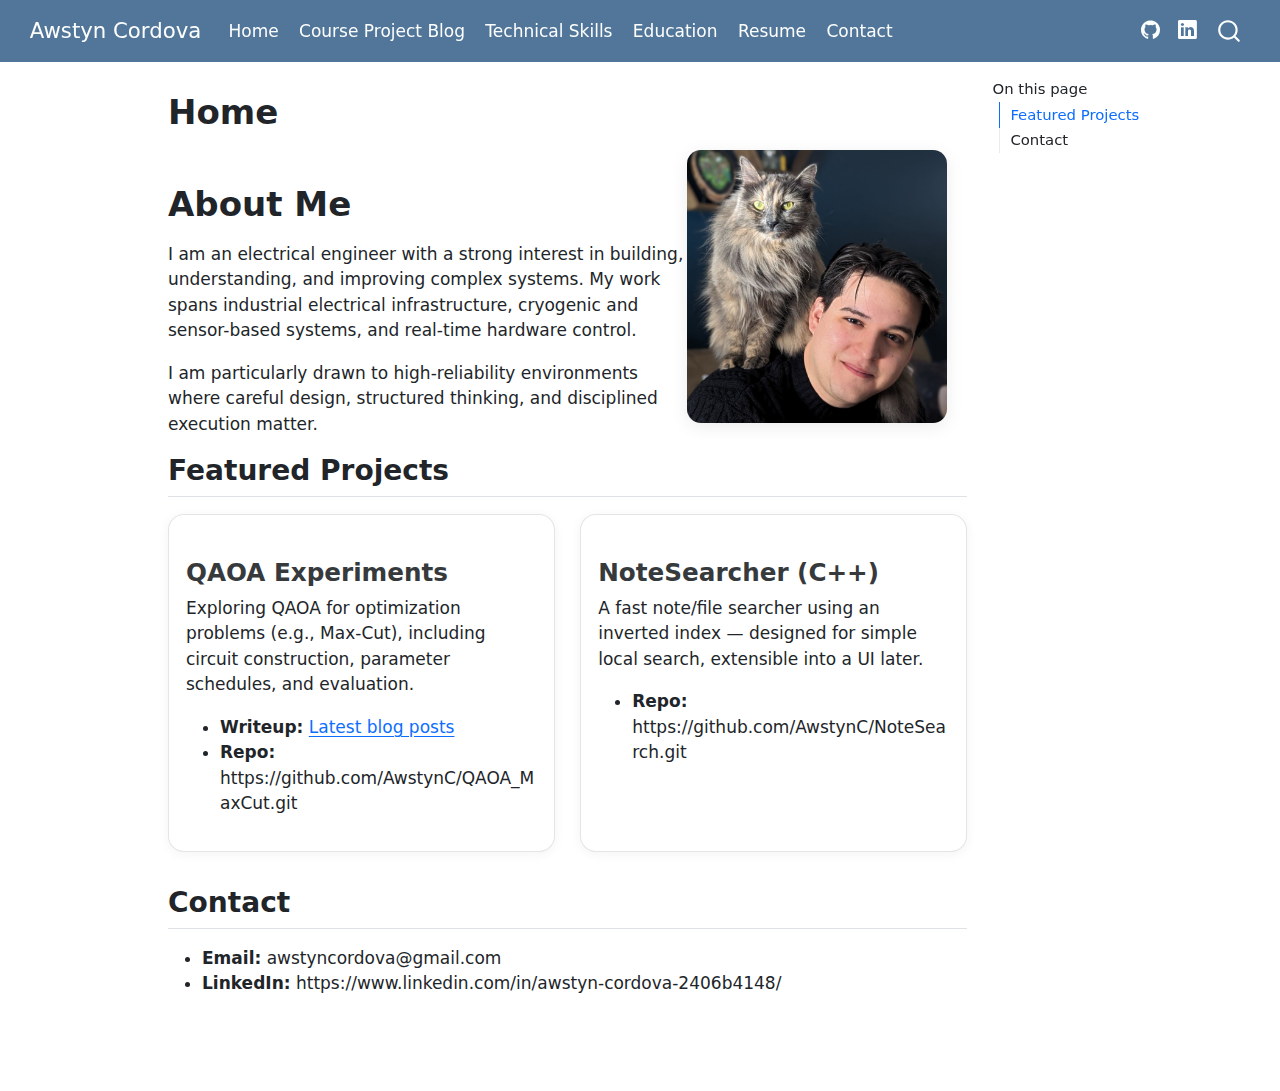
<file: docs/index.html>
<!DOCTYPE html>
<html xmlns="http://www.w3.org/1999/xhtml" lang="en" xml:lang="en"><head>

<meta charset="utf-8">
<meta name="generator" content="quarto-1.8.27">

<meta name="viewport" content="width=device-width, initial-scale=1.0, user-scalable=yes">


<title>Home – Awstyn Cordova</title>
<style>
code{white-space: pre-wrap;}
span.smallcaps{font-variant: small-caps;}
div.columns{display: flex; gap: min(4vw, 1.5em);}
div.column{flex: auto; overflow-x: auto;}
div.hanging-indent{margin-left: 1.5em; text-indent: -1.5em;}
ul.task-list{list-style: none;}
ul.task-list li input[type="checkbox"] {
  width: 0.8em;
  margin: 0 0.8em 0.2em -1em; /* quarto-specific, see https://github.com/quarto-dev/quarto-cli/issues/4556 */ 
  vertical-align: middle;
}
</style>


<script src="site_libs/quarto-nav/quarto-nav.js"></script>
<script src="site_libs/quarto-nav/headroom.min.js"></script>
<script src="site_libs/clipboard/clipboard.min.js"></script>
<script src="site_libs/quarto-search/autocomplete.umd.js"></script>
<script src="site_libs/quarto-search/fuse.min.js"></script>
<script src="site_libs/quarto-search/quarto-search.js"></script>
<meta name="quarto:offset" content="./">
<script src="site_libs/quarto-html/quarto.js" type="module"></script>
<script src="site_libs/quarto-html/tabsets/tabsets.js" type="module"></script>
<script src="site_libs/quarto-html/axe/axe-check.js" type="module"></script>
<script src="site_libs/quarto-html/popper.min.js"></script>
<script src="site_libs/quarto-html/tippy.umd.min.js"></script>
<script src="site_libs/quarto-html/anchor.min.js"></script>
<link href="site_libs/quarto-html/tippy.css" rel="stylesheet">
<link href="site_libs/quarto-html/quarto-syntax-highlighting-ed96de9b727972fe78a7b5d16c58bf87.css" rel="stylesheet" id="quarto-text-highlighting-styles">
<script src="site_libs/bootstrap/bootstrap.min.js"></script>
<link href="site_libs/bootstrap/bootstrap-icons.css" rel="stylesheet">
<link href="site_libs/bootstrap/bootstrap-1d4f84655f446305ac42a8f1abcf7405.min.css" rel="stylesheet" append-hash="true" id="quarto-bootstrap" data-mode="light">
<script id="quarto-search-options" type="application/json">{
  "location": "navbar",
  "copy-button": false,
  "collapse-after": 3,
  "panel-placement": "end",
  "type": "overlay",
  "limit": 50,
  "keyboard-shortcut": [
    "f",
    "/",
    "s"
  ],
  "show-item-context": false,
  "language": {
    "search-no-results-text": "No results",
    "search-matching-documents-text": "matching documents",
    "search-copy-link-title": "Copy link to search",
    "search-hide-matches-text": "Hide additional matches",
    "search-more-match-text": "more match in this document",
    "search-more-matches-text": "more matches in this document",
    "search-clear-button-title": "Clear",
    "search-text-placeholder": "",
    "search-detached-cancel-button-title": "Cancel",
    "search-submit-button-title": "Submit",
    "search-label": "Search"
  }
}</script>
<style>html{ scroll-behavior: smooth; }</style>


<link rel="stylesheet" href="styles.css">
</head>

<body class="nav-fixed quarto-light">

<div id="quarto-search-results"></div>
  <header id="quarto-header" class="headroom fixed-top">
    <nav class="navbar navbar-expand-lg " data-bs-theme="dark">
      <div class="navbar-container container-fluid">
      <div class="navbar-brand-container mx-auto">
    <a class="navbar-brand" href="./index.html">
    <span class="navbar-title">Awstyn Cordova</span>
    </a>
  </div>
            <div id="quarto-search" class="" title="Search"></div>
          <button class="navbar-toggler" type="button" data-bs-toggle="collapse" data-bs-target="#navbarCollapse" aria-controls="navbarCollapse" role="menu" aria-expanded="false" aria-label="Toggle navigation" onclick="if (window.quartoToggleHeadroom) { window.quartoToggleHeadroom(); }">
  <span class="navbar-toggler-icon"></span>
</button>
          <div class="collapse navbar-collapse" id="navbarCollapse">
            <ul class="navbar-nav navbar-nav-scroll me-auto">
  <li class="nav-item">
    <a class="nav-link active" href="./index.html" aria-current="page"> 
<span class="menu-text">Home</span></a>
  </li>  
  <li class="nav-item">
    <a class="nav-link" href="./blog/index.html"> 
<span class="menu-text">Course Project Blog</span></a>
  </li>  
  <li class="nav-item">
    <a class="nav-link" href="./skills.html"> 
<span class="menu-text">Technical Skills</span></a>
  </li>  
  <li class="nav-item">
    <a class="nav-link" href="./education.html"> 
<span class="menu-text">Education</span></a>
  </li>  
  <li class="nav-item">
    <a class="nav-link" href="./resume.html"> 
<span class="menu-text">Resume</span></a>
  </li>  
  <li class="nav-item">
    <a class="nav-link" href="./contact.html"> 
<span class="menu-text">Contact</span></a>
  </li>  
</ul>
            <ul class="navbar-nav navbar-nav-scroll ms-auto">
  <li class="nav-item compact">
    <a class="nav-link" href="https://github.com/AwstynC"> <i class="bi bi-github" role="img">
</i> 
<span class="menu-text"></span></a>
  </li>  
  <li class="nav-item compact">
    <a class="nav-link" href="https://www.linkedin.com/in/awstyn-cordova-2406b4148/"> <i class="bi bi-linkedin" role="img">
</i> 
<span class="menu-text"></span></a>
  </li>  
</ul>
          </div> <!-- /navcollapse -->
            <div class="quarto-navbar-tools">
</div>
      </div> <!-- /container-fluid -->
    </nav>
</header>
<!-- content -->
<div id="quarto-content" class="quarto-container page-columns page-rows-contents page-layout-article page-navbar">
<!-- sidebar -->
<!-- margin-sidebar -->
    <div id="quarto-margin-sidebar" class="sidebar margin-sidebar">
        <nav id="TOC" role="doc-toc" class="toc-active">
    <h2 id="toc-title">On this page</h2>
   
  <ul>
  <li><a href="#featured-projects" id="toc-featured-projects" class="nav-link active" data-scroll-target="#featured-projects">Featured Projects</a></li>
  <li><a href="#contact" id="toc-contact" class="nav-link" data-scroll-target="#contact">Contact</a></li>
  </ul>
</nav>
    </div>
<!-- main -->
<main class="content" id="quarto-document-content">

<header id="title-block-header" class="quarto-title-block default">
<div class="quarto-title">
<h1 class="title">Home</h1>
</div>



<div class="quarto-title-meta">

    
  
    
  </div>
  


</header>


<div class="columns">
<div class="column" style="width:65%;">
<section id="about-me" class="level1">
<h1>About Me</h1>
<p>I am an electrical engineer with a strong interest in building, understanding, and improving complex systems. My work spans industrial electrical infrastructure, cryogenic and sensor-based systems, and real-time hardware control.</p>
<p>I am particularly drawn to high-reliability environments where careful design, structured thinking, and disciplined execution matter.</p>
</section>
</div><div class="column" style="width:35%;">
<p><img src="images/profile.jpg" class="img-fluid" style="border-radius: 14px;" width="260"></p>
</div>
</div>
<section id="featured-projects" class="level2">
<h2 class="anchored" data-anchor-id="featured-projects">Featured Projects</h2>
<div class="grid gap-4" style="grid-template-columns: repeat(auto-fit, minmax(280px, 1fr));">
<section id="qaoa-experiments" class="level3 card">
<h3 class="anchored" data-anchor-id="qaoa-experiments">QAOA Experiments</h3>
<p>Exploring QAOA for optimization problems (e.g., Max-Cut), including circuit construction, parameter schedules, and evaluation.</p>
<ul>
<li><strong>Writeup:</strong> <a href="./blog/index.html">Latest blog posts</a></li>
<li><strong>Repo:</strong> https://github.com/AwstynC/QAOA_MaxCut.git</li>
</ul>
</section>
<section id="notesearcher-c" class="level3 card">
<h3 class="anchored" data-anchor-id="notesearcher-c">NoteSearcher (C++)</h3>
<p>A fast note/file searcher using an inverted index — designed for simple local search, extensible into a UI later.</p>
<ul>
<li><strong>Repo:</strong> https://github.com/AwstynC/NoteSearch.git</li>
</ul>
</section>
</div>
</section>
<section id="contact" class="level2">
<h2 class="anchored" data-anchor-id="contact">Contact</h2>
<ul>
<li><strong>Email:</strong> awstyncordova@gmail.com</li>
<li><strong>LinkedIn:</strong> https://www.linkedin.com/in/awstyn-cordova-2406b4148/</li>
</ul>


</section>

</main> <!-- /main -->
<script id="quarto-html-after-body" type="application/javascript">
  window.document.addEventListener("DOMContentLoaded", function (event) {
    const icon = "";
    const anchorJS = new window.AnchorJS();
    anchorJS.options = {
      placement: 'right',
      icon: icon
    };
    anchorJS.add('.anchored');
    const isCodeAnnotation = (el) => {
      for (const clz of el.classList) {
        if (clz.startsWith('code-annotation-')) {                     
          return true;
        }
      }
      return false;
    }
    const onCopySuccess = function(e) {
      // button target
      const button = e.trigger;
      // don't keep focus
      button.blur();
      // flash "checked"
      button.classList.add('code-copy-button-checked');
      var currentTitle = button.getAttribute("title");
      button.setAttribute("title", "Copied!");
      let tooltip;
      if (window.bootstrap) {
        button.setAttribute("data-bs-toggle", "tooltip");
        button.setAttribute("data-bs-placement", "left");
        button.setAttribute("data-bs-title", "Copied!");
        tooltip = new bootstrap.Tooltip(button, 
          { trigger: "manual", 
            customClass: "code-copy-button-tooltip",
            offset: [0, -8]});
        tooltip.show();    
      }
      setTimeout(function() {
        if (tooltip) {
          tooltip.hide();
          button.removeAttribute("data-bs-title");
          button.removeAttribute("data-bs-toggle");
          button.removeAttribute("data-bs-placement");
        }
        button.setAttribute("title", currentTitle);
        button.classList.remove('code-copy-button-checked');
      }, 1000);
      // clear code selection
      e.clearSelection();
    }
    const getTextToCopy = function(trigger) {
      const outerScaffold = trigger.parentElement.cloneNode(true);
      const codeEl = outerScaffold.querySelector('code');
      for (const childEl of codeEl.children) {
        if (isCodeAnnotation(childEl)) {
          childEl.remove();
        }
      }
      return codeEl.innerText;
    }
    const clipboard = new window.ClipboardJS('.code-copy-button:not([data-in-quarto-modal])', {
      text: getTextToCopy
    });
    clipboard.on('success', onCopySuccess);
    if (window.document.getElementById('quarto-embedded-source-code-modal')) {
      const clipboardModal = new window.ClipboardJS('.code-copy-button[data-in-quarto-modal]', {
        text: getTextToCopy,
        container: window.document.getElementById('quarto-embedded-source-code-modal')
      });
      clipboardModal.on('success', onCopySuccess);
    }
      var localhostRegex = new RegExp(/^(?:http|https):\/\/localhost\:?[0-9]*\//);
      var mailtoRegex = new RegExp(/^mailto:/);
        var filterRegex = new RegExp('/' + window.location.host + '/');
      var isInternal = (href) => {
          return filterRegex.test(href) || localhostRegex.test(href) || mailtoRegex.test(href);
      }
      // Inspect non-navigation links and adorn them if external
     var links = window.document.querySelectorAll('a[href]:not(.nav-link):not(.navbar-brand):not(.toc-action):not(.sidebar-link):not(.sidebar-item-toggle):not(.pagination-link):not(.no-external):not([aria-hidden]):not(.dropdown-item):not(.quarto-navigation-tool):not(.about-link)');
      for (var i=0; i<links.length; i++) {
        const link = links[i];
        if (!isInternal(link.href)) {
          // undo the damage that might have been done by quarto-nav.js in the case of
          // links that we want to consider external
          if (link.dataset.originalHref !== undefined) {
            link.href = link.dataset.originalHref;
          }
        }
      }
    function tippyHover(el, contentFn, onTriggerFn, onUntriggerFn) {
      const config = {
        allowHTML: true,
        maxWidth: 500,
        delay: 100,
        arrow: false,
        appendTo: function(el) {
            return el.parentElement;
        },
        interactive: true,
        interactiveBorder: 10,
        theme: 'quarto',
        placement: 'bottom-start',
      };
      if (contentFn) {
        config.content = contentFn;
      }
      if (onTriggerFn) {
        config.onTrigger = onTriggerFn;
      }
      if (onUntriggerFn) {
        config.onUntrigger = onUntriggerFn;
      }
      window.tippy(el, config); 
    }
    const noterefs = window.document.querySelectorAll('a[role="doc-noteref"]');
    for (var i=0; i<noterefs.length; i++) {
      const ref = noterefs[i];
      tippyHover(ref, function() {
        // use id or data attribute instead here
        let href = ref.getAttribute('data-footnote-href') || ref.getAttribute('href');
        try { href = new URL(href).hash; } catch {}
        const id = href.replace(/^#\/?/, "");
        const note = window.document.getElementById(id);
        if (note) {
          return note.innerHTML;
        } else {
          return "";
        }
      });
    }
    const xrefs = window.document.querySelectorAll('a.quarto-xref');
    const processXRef = (id, note) => {
      // Strip column container classes
      const stripColumnClz = (el) => {
        el.classList.remove("page-full", "page-columns");
        if (el.children) {
          for (const child of el.children) {
            stripColumnClz(child);
          }
        }
      }
      stripColumnClz(note)
      if (id === null || id.startsWith('sec-')) {
        // Special case sections, only their first couple elements
        const container = document.createElement("div");
        if (note.children && note.children.length > 2) {
          container.appendChild(note.children[0].cloneNode(true));
          for (let i = 1; i < note.children.length; i++) {
            const child = note.children[i];
            if (child.tagName === "P" && child.innerText === "") {
              continue;
            } else {
              container.appendChild(child.cloneNode(true));
              break;
            }
          }
          if (window.Quarto?.typesetMath) {
            window.Quarto.typesetMath(container);
          }
          return container.innerHTML
        } else {
          if (window.Quarto?.typesetMath) {
            window.Quarto.typesetMath(note);
          }
          return note.innerHTML;
        }
      } else {
        // Remove any anchor links if they are present
        const anchorLink = note.querySelector('a.anchorjs-link');
        if (anchorLink) {
          anchorLink.remove();
        }
        if (window.Quarto?.typesetMath) {
          window.Quarto.typesetMath(note);
        }
        if (note.classList.contains("callout")) {
          return note.outerHTML;
        } else {
          return note.innerHTML;
        }
      }
    }
    for (var i=0; i<xrefs.length; i++) {
      const xref = xrefs[i];
      tippyHover(xref, undefined, function(instance) {
        instance.disable();
        let url = xref.getAttribute('href');
        let hash = undefined; 
        if (url.startsWith('#')) {
          hash = url;
        } else {
          try { hash = new URL(url).hash; } catch {}
        }
        if (hash) {
          const id = hash.replace(/^#\/?/, "");
          const note = window.document.getElementById(id);
          if (note !== null) {
            try {
              const html = processXRef(id, note.cloneNode(true));
              instance.setContent(html);
            } finally {
              instance.enable();
              instance.show();
            }
          } else {
            // See if we can fetch this
            fetch(url.split('#')[0])
            .then(res => res.text())
            .then(html => {
              const parser = new DOMParser();
              const htmlDoc = parser.parseFromString(html, "text/html");
              const note = htmlDoc.getElementById(id);
              if (note !== null) {
                const html = processXRef(id, note);
                instance.setContent(html);
              } 
            }).finally(() => {
              instance.enable();
              instance.show();
            });
          }
        } else {
          // See if we can fetch a full url (with no hash to target)
          // This is a special case and we should probably do some content thinning / targeting
          fetch(url)
          .then(res => res.text())
          .then(html => {
            const parser = new DOMParser();
            const htmlDoc = parser.parseFromString(html, "text/html");
            const note = htmlDoc.querySelector('main.content');
            if (note !== null) {
              // This should only happen for chapter cross references
              // (since there is no id in the URL)
              // remove the first header
              if (note.children.length > 0 && note.children[0].tagName === "HEADER") {
                note.children[0].remove();
              }
              const html = processXRef(null, note);
              instance.setContent(html);
            } 
          }).finally(() => {
            instance.enable();
            instance.show();
          });
        }
      }, function(instance) {
      });
    }
        let selectedAnnoteEl;
        const selectorForAnnotation = ( cell, annotation) => {
          let cellAttr = 'data-code-cell="' + cell + '"';
          let lineAttr = 'data-code-annotation="' +  annotation + '"';
          const selector = 'span[' + cellAttr + '][' + lineAttr + ']';
          return selector;
        }
        const selectCodeLines = (annoteEl) => {
          const doc = window.document;
          const targetCell = annoteEl.getAttribute("data-target-cell");
          const targetAnnotation = annoteEl.getAttribute("data-target-annotation");
          const annoteSpan = window.document.querySelector(selectorForAnnotation(targetCell, targetAnnotation));
          const lines = annoteSpan.getAttribute("data-code-lines").split(",");
          const lineIds = lines.map((line) => {
            return targetCell + "-" + line;
          })
          let top = null;
          let height = null;
          let parent = null;
          if (lineIds.length > 0) {
              //compute the position of the single el (top and bottom and make a div)
              const el = window.document.getElementById(lineIds[0]);
              top = el.offsetTop;
              height = el.offsetHeight;
              parent = el.parentElement.parentElement;
            if (lineIds.length > 1) {
              const lastEl = window.document.getElementById(lineIds[lineIds.length - 1]);
              const bottom = lastEl.offsetTop + lastEl.offsetHeight;
              height = bottom - top;
            }
            if (top !== null && height !== null && parent !== null) {
              // cook up a div (if necessary) and position it 
              let div = window.document.getElementById("code-annotation-line-highlight");
              if (div === null) {
                div = window.document.createElement("div");
                div.setAttribute("id", "code-annotation-line-highlight");
                div.style.position = 'absolute';
                parent.appendChild(div);
              }
              div.style.top = top - 2 + "px";
              div.style.height = height + 4 + "px";
              div.style.left = 0;
              let gutterDiv = window.document.getElementById("code-annotation-line-highlight-gutter");
              if (gutterDiv === null) {
                gutterDiv = window.document.createElement("div");
                gutterDiv.setAttribute("id", "code-annotation-line-highlight-gutter");
                gutterDiv.style.position = 'absolute';
                const codeCell = window.document.getElementById(targetCell);
                const gutter = codeCell.querySelector('.code-annotation-gutter');
                gutter.appendChild(gutterDiv);
              }
              gutterDiv.style.top = top - 2 + "px";
              gutterDiv.style.height = height + 4 + "px";
            }
            selectedAnnoteEl = annoteEl;
          }
        };
        const unselectCodeLines = () => {
          const elementsIds = ["code-annotation-line-highlight", "code-annotation-line-highlight-gutter"];
          elementsIds.forEach((elId) => {
            const div = window.document.getElementById(elId);
            if (div) {
              div.remove();
            }
          });
          selectedAnnoteEl = undefined;
        };
          // Handle positioning of the toggle
      window.addEventListener(
        "resize",
        throttle(() => {
          elRect = undefined;
          if (selectedAnnoteEl) {
            selectCodeLines(selectedAnnoteEl);
          }
        }, 10)
      );
      function throttle(fn, ms) {
      let throttle = false;
      let timer;
        return (...args) => {
          if(!throttle) { // first call gets through
              fn.apply(this, args);
              throttle = true;
          } else { // all the others get throttled
              if(timer) clearTimeout(timer); // cancel #2
              timer = setTimeout(() => {
                fn.apply(this, args);
                timer = throttle = false;
              }, ms);
          }
        };
      }
        // Attach click handler to the DT
        const annoteDls = window.document.querySelectorAll('dt[data-target-cell]');
        for (const annoteDlNode of annoteDls) {
          annoteDlNode.addEventListener('click', (event) => {
            const clickedEl = event.target;
            if (clickedEl !== selectedAnnoteEl) {
              unselectCodeLines();
              const activeEl = window.document.querySelector('dt[data-target-cell].code-annotation-active');
              if (activeEl) {
                activeEl.classList.remove('code-annotation-active');
              }
              selectCodeLines(clickedEl);
              clickedEl.classList.add('code-annotation-active');
            } else {
              // Unselect the line
              unselectCodeLines();
              clickedEl.classList.remove('code-annotation-active');
            }
          });
        }
    const findCites = (el) => {
      const parentEl = el.parentElement;
      if (parentEl) {
        const cites = parentEl.dataset.cites;
        if (cites) {
          return {
            el,
            cites: cites.split(' ')
          };
        } else {
          return findCites(el.parentElement)
        }
      } else {
        return undefined;
      }
    };
    var bibliorefs = window.document.querySelectorAll('a[role="doc-biblioref"]');
    for (var i=0; i<bibliorefs.length; i++) {
      const ref = bibliorefs[i];
      const citeInfo = findCites(ref);
      if (citeInfo) {
        tippyHover(citeInfo.el, function() {
          var popup = window.document.createElement('div');
          citeInfo.cites.forEach(function(cite) {
            var citeDiv = window.document.createElement('div');
            citeDiv.classList.add('hanging-indent');
            citeDiv.classList.add('csl-entry');
            var biblioDiv = window.document.getElementById('ref-' + cite);
            if (biblioDiv) {
              citeDiv.innerHTML = biblioDiv.innerHTML;
            }
            popup.appendChild(citeDiv);
          });
          return popup.innerHTML;
        });
      }
    }
  });
  </script>
</div> <!-- /content -->




<script src="site_libs/quarto-html/zenscroll-min.js"></script>
</body></html>
</file>
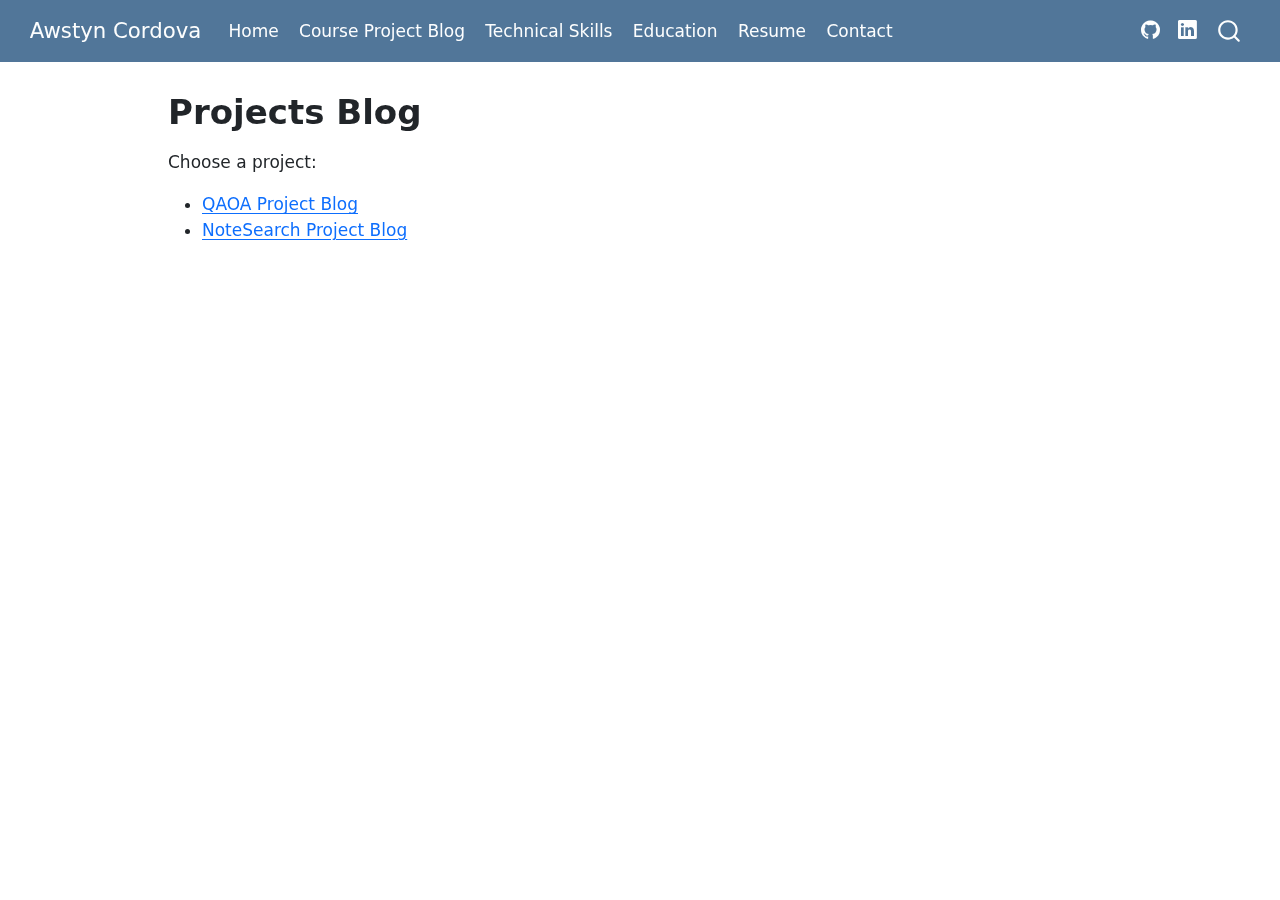
<file: docs/blog/index.html>
<!DOCTYPE html>
<html xmlns="http://www.w3.org/1999/xhtml" lang="en" xml:lang="en"><head>

<meta charset="utf-8">
<meta name="generator" content="quarto-1.8.27">

<meta name="viewport" content="width=device-width, initial-scale=1.0, user-scalable=yes">


<title>Projects Blog – Awstyn Cordova</title>
<style>
code{white-space: pre-wrap;}
span.smallcaps{font-variant: small-caps;}
div.columns{display: flex; gap: min(4vw, 1.5em);}
div.column{flex: auto; overflow-x: auto;}
div.hanging-indent{margin-left: 1.5em; text-indent: -1.5em;}
ul.task-list{list-style: none;}
ul.task-list li input[type="checkbox"] {
  width: 0.8em;
  margin: 0 0.8em 0.2em -1em; /* quarto-specific, see https://github.com/quarto-dev/quarto-cli/issues/4556 */ 
  vertical-align: middle;
}
</style>


<script src="../site_libs/quarto-nav/quarto-nav.js"></script>
<script src="../site_libs/quarto-nav/headroom.min.js"></script>
<script src="../site_libs/clipboard/clipboard.min.js"></script>
<script src="../site_libs/quarto-search/autocomplete.umd.js"></script>
<script src="../site_libs/quarto-search/fuse.min.js"></script>
<script src="../site_libs/quarto-search/quarto-search.js"></script>
<meta name="quarto:offset" content="../">
<script src="../site_libs/quarto-html/quarto.js" type="module"></script>
<script src="../site_libs/quarto-html/tabsets/tabsets.js" type="module"></script>
<script src="../site_libs/quarto-html/axe/axe-check.js" type="module"></script>
<script src="../site_libs/quarto-html/popper.min.js"></script>
<script src="../site_libs/quarto-html/tippy.umd.min.js"></script>
<script src="../site_libs/quarto-html/anchor.min.js"></script>
<link href="../site_libs/quarto-html/tippy.css" rel="stylesheet">
<link href="../site_libs/quarto-html/quarto-syntax-highlighting-ed96de9b727972fe78a7b5d16c58bf87.css" rel="stylesheet" id="quarto-text-highlighting-styles">
<script src="../site_libs/bootstrap/bootstrap.min.js"></script>
<link href="../site_libs/bootstrap/bootstrap-icons.css" rel="stylesheet">
<link href="../site_libs/bootstrap/bootstrap-1d4f84655f446305ac42a8f1abcf7405.min.css" rel="stylesheet" append-hash="true" id="quarto-bootstrap" data-mode="light">
<script id="quarto-search-options" type="application/json">{
  "location": "navbar",
  "copy-button": false,
  "collapse-after": 3,
  "panel-placement": "end",
  "type": "overlay",
  "limit": 50,
  "keyboard-shortcut": [
    "f",
    "/",
    "s"
  ],
  "show-item-context": false,
  "language": {
    "search-no-results-text": "No results",
    "search-matching-documents-text": "matching documents",
    "search-copy-link-title": "Copy link to search",
    "search-hide-matches-text": "Hide additional matches",
    "search-more-match-text": "more match in this document",
    "search-more-matches-text": "more matches in this document",
    "search-clear-button-title": "Clear",
    "search-text-placeholder": "",
    "search-detached-cancel-button-title": "Cancel",
    "search-submit-button-title": "Submit",
    "search-label": "Search"
  }
}</script>
<style>html{ scroll-behavior: smooth; }</style>


<link rel="stylesheet" href="../styles.css">
</head>

<body class="nav-fixed quarto-light">

<div id="quarto-search-results"></div>
  <header id="quarto-header" class="headroom fixed-top">
    <nav class="navbar navbar-expand-lg " data-bs-theme="dark">
      <div class="navbar-container container-fluid">
      <div class="navbar-brand-container mx-auto">
    <a class="navbar-brand" href="../index.html">
    <span class="navbar-title">Awstyn Cordova</span>
    </a>
  </div>
            <div id="quarto-search" class="" title="Search"></div>
          <button class="navbar-toggler" type="button" data-bs-toggle="collapse" data-bs-target="#navbarCollapse" aria-controls="navbarCollapse" role="menu" aria-expanded="false" aria-label="Toggle navigation" onclick="if (window.quartoToggleHeadroom) { window.quartoToggleHeadroom(); }">
  <span class="navbar-toggler-icon"></span>
</button>
          <div class="collapse navbar-collapse" id="navbarCollapse">
            <ul class="navbar-nav navbar-nav-scroll me-auto">
  <li class="nav-item">
    <a class="nav-link" href="../index.html"> 
<span class="menu-text">Home</span></a>
  </li>  
  <li class="nav-item">
    <a class="nav-link active" href="../blog/index.html" aria-current="page"> 
<span class="menu-text">Course Project Blog</span></a>
  </li>  
  <li class="nav-item">
    <a class="nav-link" href="../skills.html"> 
<span class="menu-text">Technical Skills</span></a>
  </li>  
  <li class="nav-item">
    <a class="nav-link" href="../education.html"> 
<span class="menu-text">Education</span></a>
  </li>  
  <li class="nav-item">
    <a class="nav-link" href="../resume.html"> 
<span class="menu-text">Resume</span></a>
  </li>  
  <li class="nav-item">
    <a class="nav-link" href="../contact.html"> 
<span class="menu-text">Contact</span></a>
  </li>  
</ul>
            <ul class="navbar-nav navbar-nav-scroll ms-auto">
  <li class="nav-item compact">
    <a class="nav-link" href="https://github.com/AwstynC"> <i class="bi bi-github" role="img">
</i> 
<span class="menu-text"></span></a>
  </li>  
  <li class="nav-item compact">
    <a class="nav-link" href="https://www.linkedin.com/in/awstyn-cordova-2406b4148/"> <i class="bi bi-linkedin" role="img">
</i> 
<span class="menu-text"></span></a>
  </li>  
</ul>
          </div> <!-- /navcollapse -->
            <div class="quarto-navbar-tools">
</div>
      </div> <!-- /container-fluid -->
    </nav>
</header>
<!-- content -->
<div id="quarto-content" class="quarto-container page-columns page-rows-contents page-layout-article page-navbar">
<!-- sidebar -->
<!-- margin-sidebar -->
    <div id="quarto-margin-sidebar" class="sidebar margin-sidebar zindex-bottom">
        
    </div>
<!-- main -->
<main class="content" id="quarto-document-content">

<header id="title-block-header" class="quarto-title-block default">
<div class="quarto-title">
<h1 class="title">Projects Blog</h1>
</div>



<div class="quarto-title-meta">

    
  
    
  </div>
  


</header>


<p>Choose a project:</p>
<ul>
<li><a href="../blog/qaoa.html">QAOA Project Blog</a></li>
<li><a href="../blog/notesearch.html">NoteSearch Project Blog</a></li>
</ul>



</main> <!-- /main -->
<script id="quarto-html-after-body" type="application/javascript">
  window.document.addEventListener("DOMContentLoaded", function (event) {
    const icon = "";
    const anchorJS = new window.AnchorJS();
    anchorJS.options = {
      placement: 'right',
      icon: icon
    };
    anchorJS.add('.anchored');
    const isCodeAnnotation = (el) => {
      for (const clz of el.classList) {
        if (clz.startsWith('code-annotation-')) {                     
          return true;
        }
      }
      return false;
    }
    const onCopySuccess = function(e) {
      // button target
      const button = e.trigger;
      // don't keep focus
      button.blur();
      // flash "checked"
      button.classList.add('code-copy-button-checked');
      var currentTitle = button.getAttribute("title");
      button.setAttribute("title", "Copied!");
      let tooltip;
      if (window.bootstrap) {
        button.setAttribute("data-bs-toggle", "tooltip");
        button.setAttribute("data-bs-placement", "left");
        button.setAttribute("data-bs-title", "Copied!");
        tooltip = new bootstrap.Tooltip(button, 
          { trigger: "manual", 
            customClass: "code-copy-button-tooltip",
            offset: [0, -8]});
        tooltip.show();    
      }
      setTimeout(function() {
        if (tooltip) {
          tooltip.hide();
          button.removeAttribute("data-bs-title");
          button.removeAttribute("data-bs-toggle");
          button.removeAttribute("data-bs-placement");
        }
        button.setAttribute("title", currentTitle);
        button.classList.remove('code-copy-button-checked');
      }, 1000);
      // clear code selection
      e.clearSelection();
    }
    const getTextToCopy = function(trigger) {
      const outerScaffold = trigger.parentElement.cloneNode(true);
      const codeEl = outerScaffold.querySelector('code');
      for (const childEl of codeEl.children) {
        if (isCodeAnnotation(childEl)) {
          childEl.remove();
        }
      }
      return codeEl.innerText;
    }
    const clipboard = new window.ClipboardJS('.code-copy-button:not([data-in-quarto-modal])', {
      text: getTextToCopy
    });
    clipboard.on('success', onCopySuccess);
    if (window.document.getElementById('quarto-embedded-source-code-modal')) {
      const clipboardModal = new window.ClipboardJS('.code-copy-button[data-in-quarto-modal]', {
        text: getTextToCopy,
        container: window.document.getElementById('quarto-embedded-source-code-modal')
      });
      clipboardModal.on('success', onCopySuccess);
    }
      var localhostRegex = new RegExp(/^(?:http|https):\/\/localhost\:?[0-9]*\//);
      var mailtoRegex = new RegExp(/^mailto:/);
        var filterRegex = new RegExp('/' + window.location.host + '/');
      var isInternal = (href) => {
          return filterRegex.test(href) || localhostRegex.test(href) || mailtoRegex.test(href);
      }
      // Inspect non-navigation links and adorn them if external
     var links = window.document.querySelectorAll('a[href]:not(.nav-link):not(.navbar-brand):not(.toc-action):not(.sidebar-link):not(.sidebar-item-toggle):not(.pagination-link):not(.no-external):not([aria-hidden]):not(.dropdown-item):not(.quarto-navigation-tool):not(.about-link)');
      for (var i=0; i<links.length; i++) {
        const link = links[i];
        if (!isInternal(link.href)) {
          // undo the damage that might have been done by quarto-nav.js in the case of
          // links that we want to consider external
          if (link.dataset.originalHref !== undefined) {
            link.href = link.dataset.originalHref;
          }
        }
      }
    function tippyHover(el, contentFn, onTriggerFn, onUntriggerFn) {
      const config = {
        allowHTML: true,
        maxWidth: 500,
        delay: 100,
        arrow: false,
        appendTo: function(el) {
            return el.parentElement;
        },
        interactive: true,
        interactiveBorder: 10,
        theme: 'quarto',
        placement: 'bottom-start',
      };
      if (contentFn) {
        config.content = contentFn;
      }
      if (onTriggerFn) {
        config.onTrigger = onTriggerFn;
      }
      if (onUntriggerFn) {
        config.onUntrigger = onUntriggerFn;
      }
      window.tippy(el, config); 
    }
    const noterefs = window.document.querySelectorAll('a[role="doc-noteref"]');
    for (var i=0; i<noterefs.length; i++) {
      const ref = noterefs[i];
      tippyHover(ref, function() {
        // use id or data attribute instead here
        let href = ref.getAttribute('data-footnote-href') || ref.getAttribute('href');
        try { href = new URL(href).hash; } catch {}
        const id = href.replace(/^#\/?/, "");
        const note = window.document.getElementById(id);
        if (note) {
          return note.innerHTML;
        } else {
          return "";
        }
      });
    }
    const xrefs = window.document.querySelectorAll('a.quarto-xref');
    const processXRef = (id, note) => {
      // Strip column container classes
      const stripColumnClz = (el) => {
        el.classList.remove("page-full", "page-columns");
        if (el.children) {
          for (const child of el.children) {
            stripColumnClz(child);
          }
        }
      }
      stripColumnClz(note)
      if (id === null || id.startsWith('sec-')) {
        // Special case sections, only their first couple elements
        const container = document.createElement("div");
        if (note.children && note.children.length > 2) {
          container.appendChild(note.children[0].cloneNode(true));
          for (let i = 1; i < note.children.length; i++) {
            const child = note.children[i];
            if (child.tagName === "P" && child.innerText === "") {
              continue;
            } else {
              container.appendChild(child.cloneNode(true));
              break;
            }
          }
          if (window.Quarto?.typesetMath) {
            window.Quarto.typesetMath(container);
          }
          return container.innerHTML
        } else {
          if (window.Quarto?.typesetMath) {
            window.Quarto.typesetMath(note);
          }
          return note.innerHTML;
        }
      } else {
        // Remove any anchor links if they are present
        const anchorLink = note.querySelector('a.anchorjs-link');
        if (anchorLink) {
          anchorLink.remove();
        }
        if (window.Quarto?.typesetMath) {
          window.Quarto.typesetMath(note);
        }
        if (note.classList.contains("callout")) {
          return note.outerHTML;
        } else {
          return note.innerHTML;
        }
      }
    }
    for (var i=0; i<xrefs.length; i++) {
      const xref = xrefs[i];
      tippyHover(xref, undefined, function(instance) {
        instance.disable();
        let url = xref.getAttribute('href');
        let hash = undefined; 
        if (url.startsWith('#')) {
          hash = url;
        } else {
          try { hash = new URL(url).hash; } catch {}
        }
        if (hash) {
          const id = hash.replace(/^#\/?/, "");
          const note = window.document.getElementById(id);
          if (note !== null) {
            try {
              const html = processXRef(id, note.cloneNode(true));
              instance.setContent(html);
            } finally {
              instance.enable();
              instance.show();
            }
          } else {
            // See if we can fetch this
            fetch(url.split('#')[0])
            .then(res => res.text())
            .then(html => {
              const parser = new DOMParser();
              const htmlDoc = parser.parseFromString(html, "text/html");
              const note = htmlDoc.getElementById(id);
              if (note !== null) {
                const html = processXRef(id, note);
                instance.setContent(html);
              } 
            }).finally(() => {
              instance.enable();
              instance.show();
            });
          }
        } else {
          // See if we can fetch a full url (with no hash to target)
          // This is a special case and we should probably do some content thinning / targeting
          fetch(url)
          .then(res => res.text())
          .then(html => {
            const parser = new DOMParser();
            const htmlDoc = parser.parseFromString(html, "text/html");
            const note = htmlDoc.querySelector('main.content');
            if (note !== null) {
              // This should only happen for chapter cross references
              // (since there is no id in the URL)
              // remove the first header
              if (note.children.length > 0 && note.children[0].tagName === "HEADER") {
                note.children[0].remove();
              }
              const html = processXRef(null, note);
              instance.setContent(html);
            } 
          }).finally(() => {
            instance.enable();
            instance.show();
          });
        }
      }, function(instance) {
      });
    }
        let selectedAnnoteEl;
        const selectorForAnnotation = ( cell, annotation) => {
          let cellAttr = 'data-code-cell="' + cell + '"';
          let lineAttr = 'data-code-annotation="' +  annotation + '"';
          const selector = 'span[' + cellAttr + '][' + lineAttr + ']';
          return selector;
        }
        const selectCodeLines = (annoteEl) => {
          const doc = window.document;
          const targetCell = annoteEl.getAttribute("data-target-cell");
          const targetAnnotation = annoteEl.getAttribute("data-target-annotation");
          const annoteSpan = window.document.querySelector(selectorForAnnotation(targetCell, targetAnnotation));
          const lines = annoteSpan.getAttribute("data-code-lines").split(",");
          const lineIds = lines.map((line) => {
            return targetCell + "-" + line;
          })
          let top = null;
          let height = null;
          let parent = null;
          if (lineIds.length > 0) {
              //compute the position of the single el (top and bottom and make a div)
              const el = window.document.getElementById(lineIds[0]);
              top = el.offsetTop;
              height = el.offsetHeight;
              parent = el.parentElement.parentElement;
            if (lineIds.length > 1) {
              const lastEl = window.document.getElementById(lineIds[lineIds.length - 1]);
              const bottom = lastEl.offsetTop + lastEl.offsetHeight;
              height = bottom - top;
            }
            if (top !== null && height !== null && parent !== null) {
              // cook up a div (if necessary) and position it 
              let div = window.document.getElementById("code-annotation-line-highlight");
              if (div === null) {
                div = window.document.createElement("div");
                div.setAttribute("id", "code-annotation-line-highlight");
                div.style.position = 'absolute';
                parent.appendChild(div);
              }
              div.style.top = top - 2 + "px";
              div.style.height = height + 4 + "px";
              div.style.left = 0;
              let gutterDiv = window.document.getElementById("code-annotation-line-highlight-gutter");
              if (gutterDiv === null) {
                gutterDiv = window.document.createElement("div");
                gutterDiv.setAttribute("id", "code-annotation-line-highlight-gutter");
                gutterDiv.style.position = 'absolute';
                const codeCell = window.document.getElementById(targetCell);
                const gutter = codeCell.querySelector('.code-annotation-gutter');
                gutter.appendChild(gutterDiv);
              }
              gutterDiv.style.top = top - 2 + "px";
              gutterDiv.style.height = height + 4 + "px";
            }
            selectedAnnoteEl = annoteEl;
          }
        };
        const unselectCodeLines = () => {
          const elementsIds = ["code-annotation-line-highlight", "code-annotation-line-highlight-gutter"];
          elementsIds.forEach((elId) => {
            const div = window.document.getElementById(elId);
            if (div) {
              div.remove();
            }
          });
          selectedAnnoteEl = undefined;
        };
          // Handle positioning of the toggle
      window.addEventListener(
        "resize",
        throttle(() => {
          elRect = undefined;
          if (selectedAnnoteEl) {
            selectCodeLines(selectedAnnoteEl);
          }
        }, 10)
      );
      function throttle(fn, ms) {
      let throttle = false;
      let timer;
        return (...args) => {
          if(!throttle) { // first call gets through
              fn.apply(this, args);
              throttle = true;
          } else { // all the others get throttled
              if(timer) clearTimeout(timer); // cancel #2
              timer = setTimeout(() => {
                fn.apply(this, args);
                timer = throttle = false;
              }, ms);
          }
        };
      }
        // Attach click handler to the DT
        const annoteDls = window.document.querySelectorAll('dt[data-target-cell]');
        for (const annoteDlNode of annoteDls) {
          annoteDlNode.addEventListener('click', (event) => {
            const clickedEl = event.target;
            if (clickedEl !== selectedAnnoteEl) {
              unselectCodeLines();
              const activeEl = window.document.querySelector('dt[data-target-cell].code-annotation-active');
              if (activeEl) {
                activeEl.classList.remove('code-annotation-active');
              }
              selectCodeLines(clickedEl);
              clickedEl.classList.add('code-annotation-active');
            } else {
              // Unselect the line
              unselectCodeLines();
              clickedEl.classList.remove('code-annotation-active');
            }
          });
        }
    const findCites = (el) => {
      const parentEl = el.parentElement;
      if (parentEl) {
        const cites = parentEl.dataset.cites;
        if (cites) {
          return {
            el,
            cites: cites.split(' ')
          };
        } else {
          return findCites(el.parentElement)
        }
      } else {
        return undefined;
      }
    };
    var bibliorefs = window.document.querySelectorAll('a[role="doc-biblioref"]');
    for (var i=0; i<bibliorefs.length; i++) {
      const ref = bibliorefs[i];
      const citeInfo = findCites(ref);
      if (citeInfo) {
        tippyHover(citeInfo.el, function() {
          var popup = window.document.createElement('div');
          citeInfo.cites.forEach(function(cite) {
            var citeDiv = window.document.createElement('div');
            citeDiv.classList.add('hanging-indent');
            citeDiv.classList.add('csl-entry');
            var biblioDiv = window.document.getElementById('ref-' + cite);
            if (biblioDiv) {
              citeDiv.innerHTML = biblioDiv.innerHTML;
            }
            popup.appendChild(citeDiv);
          });
          return popup.innerHTML;
        });
      }
    }
  });
  </script>
</div> <!-- /content -->




<script src="../site_libs/quarto-html/zenscroll-min.js"></script>
</body></html>
</file>
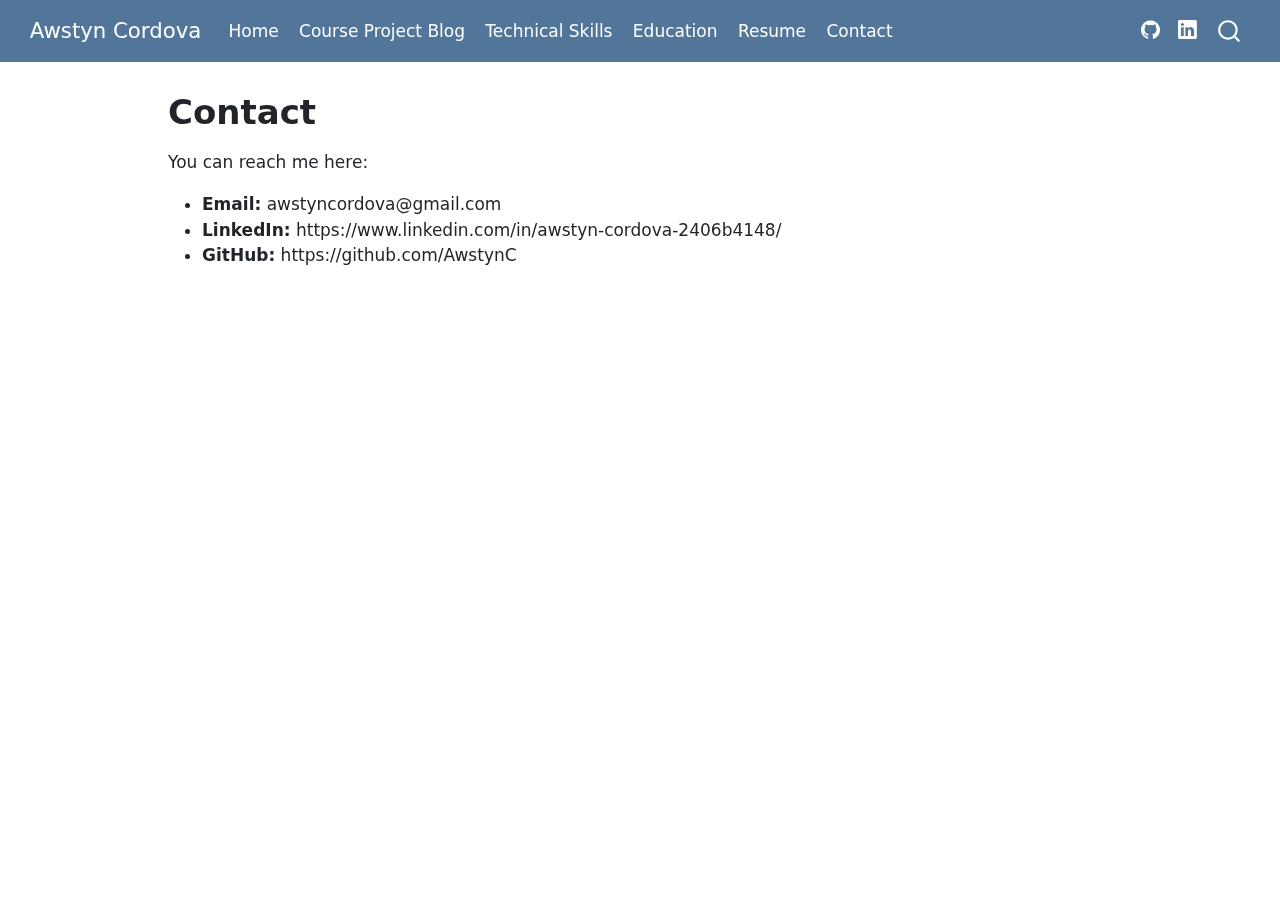
<file: docs/contact.html>
<!DOCTYPE html>
<html xmlns="http://www.w3.org/1999/xhtml" lang="en" xml:lang="en"><head>

<meta charset="utf-8">
<meta name="generator" content="quarto-1.8.27">

<meta name="viewport" content="width=device-width, initial-scale=1.0, user-scalable=yes">


<title>Contact – Awstyn Cordova</title>
<style>
code{white-space: pre-wrap;}
span.smallcaps{font-variant: small-caps;}
div.columns{display: flex; gap: min(4vw, 1.5em);}
div.column{flex: auto; overflow-x: auto;}
div.hanging-indent{margin-left: 1.5em; text-indent: -1.5em;}
ul.task-list{list-style: none;}
ul.task-list li input[type="checkbox"] {
  width: 0.8em;
  margin: 0 0.8em 0.2em -1em; /* quarto-specific, see https://github.com/quarto-dev/quarto-cli/issues/4556 */ 
  vertical-align: middle;
}
</style>


<script src="site_libs/quarto-nav/quarto-nav.js"></script>
<script src="site_libs/quarto-nav/headroom.min.js"></script>
<script src="site_libs/clipboard/clipboard.min.js"></script>
<script src="site_libs/quarto-search/autocomplete.umd.js"></script>
<script src="site_libs/quarto-search/fuse.min.js"></script>
<script src="site_libs/quarto-search/quarto-search.js"></script>
<meta name="quarto:offset" content="./">
<script src="site_libs/quarto-html/quarto.js" type="module"></script>
<script src="site_libs/quarto-html/tabsets/tabsets.js" type="module"></script>
<script src="site_libs/quarto-html/axe/axe-check.js" type="module"></script>
<script src="site_libs/quarto-html/popper.min.js"></script>
<script src="site_libs/quarto-html/tippy.umd.min.js"></script>
<script src="site_libs/quarto-html/anchor.min.js"></script>
<link href="site_libs/quarto-html/tippy.css" rel="stylesheet">
<link href="site_libs/quarto-html/quarto-syntax-highlighting-ed96de9b727972fe78a7b5d16c58bf87.css" rel="stylesheet" id="quarto-text-highlighting-styles">
<script src="site_libs/bootstrap/bootstrap.min.js"></script>
<link href="site_libs/bootstrap/bootstrap-icons.css" rel="stylesheet">
<link href="site_libs/bootstrap/bootstrap-1d4f84655f446305ac42a8f1abcf7405.min.css" rel="stylesheet" append-hash="true" id="quarto-bootstrap" data-mode="light">
<script id="quarto-search-options" type="application/json">{
  "location": "navbar",
  "copy-button": false,
  "collapse-after": 3,
  "panel-placement": "end",
  "type": "overlay",
  "limit": 50,
  "keyboard-shortcut": [
    "f",
    "/",
    "s"
  ],
  "show-item-context": false,
  "language": {
    "search-no-results-text": "No results",
    "search-matching-documents-text": "matching documents",
    "search-copy-link-title": "Copy link to search",
    "search-hide-matches-text": "Hide additional matches",
    "search-more-match-text": "more match in this document",
    "search-more-matches-text": "more matches in this document",
    "search-clear-button-title": "Clear",
    "search-text-placeholder": "",
    "search-detached-cancel-button-title": "Cancel",
    "search-submit-button-title": "Submit",
    "search-label": "Search"
  }
}</script>
<style>html{ scroll-behavior: smooth; }</style>


<link rel="stylesheet" href="styles.css">
</head>

<body class="nav-fixed quarto-light">

<div id="quarto-search-results"></div>
  <header id="quarto-header" class="headroom fixed-top">
    <nav class="navbar navbar-expand-lg " data-bs-theme="dark">
      <div class="navbar-container container-fluid">
      <div class="navbar-brand-container mx-auto">
    <a class="navbar-brand" href="./index.html">
    <span class="navbar-title">Awstyn Cordova</span>
    </a>
  </div>
            <div id="quarto-search" class="" title="Search"></div>
          <button class="navbar-toggler" type="button" data-bs-toggle="collapse" data-bs-target="#navbarCollapse" aria-controls="navbarCollapse" role="menu" aria-expanded="false" aria-label="Toggle navigation" onclick="if (window.quartoToggleHeadroom) { window.quartoToggleHeadroom(); }">
  <span class="navbar-toggler-icon"></span>
</button>
          <div class="collapse navbar-collapse" id="navbarCollapse">
            <ul class="navbar-nav navbar-nav-scroll me-auto">
  <li class="nav-item">
    <a class="nav-link" href="./index.html"> 
<span class="menu-text">Home</span></a>
  </li>  
  <li class="nav-item">
    <a class="nav-link" href="./blog/index.html"> 
<span class="menu-text">Course Project Blog</span></a>
  </li>  
  <li class="nav-item">
    <a class="nav-link" href="./skills.html"> 
<span class="menu-text">Technical Skills</span></a>
  </li>  
  <li class="nav-item">
    <a class="nav-link" href="./education.html"> 
<span class="menu-text">Education</span></a>
  </li>  
  <li class="nav-item">
    <a class="nav-link" href="./resume.html"> 
<span class="menu-text">Resume</span></a>
  </li>  
  <li class="nav-item">
    <a class="nav-link active" href="./contact.html" aria-current="page"> 
<span class="menu-text">Contact</span></a>
  </li>  
</ul>
            <ul class="navbar-nav navbar-nav-scroll ms-auto">
  <li class="nav-item compact">
    <a class="nav-link" href="https://github.com/AwstynC"> <i class="bi bi-github" role="img">
</i> 
<span class="menu-text"></span></a>
  </li>  
  <li class="nav-item compact">
    <a class="nav-link" href="https://www.linkedin.com/in/awstyn-cordova-2406b4148/"> <i class="bi bi-linkedin" role="img">
</i> 
<span class="menu-text"></span></a>
  </li>  
</ul>
          </div> <!-- /navcollapse -->
            <div class="quarto-navbar-tools">
</div>
      </div> <!-- /container-fluid -->
    </nav>
</header>
<!-- content -->
<div id="quarto-content" class="quarto-container page-columns page-rows-contents page-layout-article page-navbar">
<!-- sidebar -->
<!-- margin-sidebar -->
    <div id="quarto-margin-sidebar" class="sidebar margin-sidebar zindex-bottom">
        
    </div>
<!-- main -->
<main class="content" id="quarto-document-content">

<header id="title-block-header" class="quarto-title-block default">
<div class="quarto-title">
<h1 class="title">Contact</h1>
</div>



<div class="quarto-title-meta">

    
  
    
  </div>
  


</header>


<p>You can reach me here:</p>
<ul>
<li><strong>Email:</strong> awstyncordova@gmail.com<br>
</li>
<li><strong>LinkedIn:</strong> https://www.linkedin.com/in/awstyn-cordova-2406b4148/<br>
</li>
<li><strong>GitHub:</strong> https://github.com/AwstynC</li>
</ul>



</main> <!-- /main -->
<script id="quarto-html-after-body" type="application/javascript">
  window.document.addEventListener("DOMContentLoaded", function (event) {
    const icon = "";
    const anchorJS = new window.AnchorJS();
    anchorJS.options = {
      placement: 'right',
      icon: icon
    };
    anchorJS.add('.anchored');
    const isCodeAnnotation = (el) => {
      for (const clz of el.classList) {
        if (clz.startsWith('code-annotation-')) {                     
          return true;
        }
      }
      return false;
    }
    const onCopySuccess = function(e) {
      // button target
      const button = e.trigger;
      // don't keep focus
      button.blur();
      // flash "checked"
      button.classList.add('code-copy-button-checked');
      var currentTitle = button.getAttribute("title");
      button.setAttribute("title", "Copied!");
      let tooltip;
      if (window.bootstrap) {
        button.setAttribute("data-bs-toggle", "tooltip");
        button.setAttribute("data-bs-placement", "left");
        button.setAttribute("data-bs-title", "Copied!");
        tooltip = new bootstrap.Tooltip(button, 
          { trigger: "manual", 
            customClass: "code-copy-button-tooltip",
            offset: [0, -8]});
        tooltip.show();    
      }
      setTimeout(function() {
        if (tooltip) {
          tooltip.hide();
          button.removeAttribute("data-bs-title");
          button.removeAttribute("data-bs-toggle");
          button.removeAttribute("data-bs-placement");
        }
        button.setAttribute("title", currentTitle);
        button.classList.remove('code-copy-button-checked');
      }, 1000);
      // clear code selection
      e.clearSelection();
    }
    const getTextToCopy = function(trigger) {
      const outerScaffold = trigger.parentElement.cloneNode(true);
      const codeEl = outerScaffold.querySelector('code');
      for (const childEl of codeEl.children) {
        if (isCodeAnnotation(childEl)) {
          childEl.remove();
        }
      }
      return codeEl.innerText;
    }
    const clipboard = new window.ClipboardJS('.code-copy-button:not([data-in-quarto-modal])', {
      text: getTextToCopy
    });
    clipboard.on('success', onCopySuccess);
    if (window.document.getElementById('quarto-embedded-source-code-modal')) {
      const clipboardModal = new window.ClipboardJS('.code-copy-button[data-in-quarto-modal]', {
        text: getTextToCopy,
        container: window.document.getElementById('quarto-embedded-source-code-modal')
      });
      clipboardModal.on('success', onCopySuccess);
    }
      var localhostRegex = new RegExp(/^(?:http|https):\/\/localhost\:?[0-9]*\//);
      var mailtoRegex = new RegExp(/^mailto:/);
        var filterRegex = new RegExp('/' + window.location.host + '/');
      var isInternal = (href) => {
          return filterRegex.test(href) || localhostRegex.test(href) || mailtoRegex.test(href);
      }
      // Inspect non-navigation links and adorn them if external
     var links = window.document.querySelectorAll('a[href]:not(.nav-link):not(.navbar-brand):not(.toc-action):not(.sidebar-link):not(.sidebar-item-toggle):not(.pagination-link):not(.no-external):not([aria-hidden]):not(.dropdown-item):not(.quarto-navigation-tool):not(.about-link)');
      for (var i=0; i<links.length; i++) {
        const link = links[i];
        if (!isInternal(link.href)) {
          // undo the damage that might have been done by quarto-nav.js in the case of
          // links that we want to consider external
          if (link.dataset.originalHref !== undefined) {
            link.href = link.dataset.originalHref;
          }
        }
      }
    function tippyHover(el, contentFn, onTriggerFn, onUntriggerFn) {
      const config = {
        allowHTML: true,
        maxWidth: 500,
        delay: 100,
        arrow: false,
        appendTo: function(el) {
            return el.parentElement;
        },
        interactive: true,
        interactiveBorder: 10,
        theme: 'quarto',
        placement: 'bottom-start',
      };
      if (contentFn) {
        config.content = contentFn;
      }
      if (onTriggerFn) {
        config.onTrigger = onTriggerFn;
      }
      if (onUntriggerFn) {
        config.onUntrigger = onUntriggerFn;
      }
      window.tippy(el, config); 
    }
    const noterefs = window.document.querySelectorAll('a[role="doc-noteref"]');
    for (var i=0; i<noterefs.length; i++) {
      const ref = noterefs[i];
      tippyHover(ref, function() {
        // use id or data attribute instead here
        let href = ref.getAttribute('data-footnote-href') || ref.getAttribute('href');
        try { href = new URL(href).hash; } catch {}
        const id = href.replace(/^#\/?/, "");
        const note = window.document.getElementById(id);
        if (note) {
          return note.innerHTML;
        } else {
          return "";
        }
      });
    }
    const xrefs = window.document.querySelectorAll('a.quarto-xref');
    const processXRef = (id, note) => {
      // Strip column container classes
      const stripColumnClz = (el) => {
        el.classList.remove("page-full", "page-columns");
        if (el.children) {
          for (const child of el.children) {
            stripColumnClz(child);
          }
        }
      }
      stripColumnClz(note)
      if (id === null || id.startsWith('sec-')) {
        // Special case sections, only their first couple elements
        const container = document.createElement("div");
        if (note.children && note.children.length > 2) {
          container.appendChild(note.children[0].cloneNode(true));
          for (let i = 1; i < note.children.length; i++) {
            const child = note.children[i];
            if (child.tagName === "P" && child.innerText === "") {
              continue;
            } else {
              container.appendChild(child.cloneNode(true));
              break;
            }
          }
          if (window.Quarto?.typesetMath) {
            window.Quarto.typesetMath(container);
          }
          return container.innerHTML
        } else {
          if (window.Quarto?.typesetMath) {
            window.Quarto.typesetMath(note);
          }
          return note.innerHTML;
        }
      } else {
        // Remove any anchor links if they are present
        const anchorLink = note.querySelector('a.anchorjs-link');
        if (anchorLink) {
          anchorLink.remove();
        }
        if (window.Quarto?.typesetMath) {
          window.Quarto.typesetMath(note);
        }
        if (note.classList.contains("callout")) {
          return note.outerHTML;
        } else {
          return note.innerHTML;
        }
      }
    }
    for (var i=0; i<xrefs.length; i++) {
      const xref = xrefs[i];
      tippyHover(xref, undefined, function(instance) {
        instance.disable();
        let url = xref.getAttribute('href');
        let hash = undefined; 
        if (url.startsWith('#')) {
          hash = url;
        } else {
          try { hash = new URL(url).hash; } catch {}
        }
        if (hash) {
          const id = hash.replace(/^#\/?/, "");
          const note = window.document.getElementById(id);
          if (note !== null) {
            try {
              const html = processXRef(id, note.cloneNode(true));
              instance.setContent(html);
            } finally {
              instance.enable();
              instance.show();
            }
          } else {
            // See if we can fetch this
            fetch(url.split('#')[0])
            .then(res => res.text())
            .then(html => {
              const parser = new DOMParser();
              const htmlDoc = parser.parseFromString(html, "text/html");
              const note = htmlDoc.getElementById(id);
              if (note !== null) {
                const html = processXRef(id, note);
                instance.setContent(html);
              } 
            }).finally(() => {
              instance.enable();
              instance.show();
            });
          }
        } else {
          // See if we can fetch a full url (with no hash to target)
          // This is a special case and we should probably do some content thinning / targeting
          fetch(url)
          .then(res => res.text())
          .then(html => {
            const parser = new DOMParser();
            const htmlDoc = parser.parseFromString(html, "text/html");
            const note = htmlDoc.querySelector('main.content');
            if (note !== null) {
              // This should only happen for chapter cross references
              // (since there is no id in the URL)
              // remove the first header
              if (note.children.length > 0 && note.children[0].tagName === "HEADER") {
                note.children[0].remove();
              }
              const html = processXRef(null, note);
              instance.setContent(html);
            } 
          }).finally(() => {
            instance.enable();
            instance.show();
          });
        }
      }, function(instance) {
      });
    }
        let selectedAnnoteEl;
        const selectorForAnnotation = ( cell, annotation) => {
          let cellAttr = 'data-code-cell="' + cell + '"';
          let lineAttr = 'data-code-annotation="' +  annotation + '"';
          const selector = 'span[' + cellAttr + '][' + lineAttr + ']';
          return selector;
        }
        const selectCodeLines = (annoteEl) => {
          const doc = window.document;
          const targetCell = annoteEl.getAttribute("data-target-cell");
          const targetAnnotation = annoteEl.getAttribute("data-target-annotation");
          const annoteSpan = window.document.querySelector(selectorForAnnotation(targetCell, targetAnnotation));
          const lines = annoteSpan.getAttribute("data-code-lines").split(",");
          const lineIds = lines.map((line) => {
            return targetCell + "-" + line;
          })
          let top = null;
          let height = null;
          let parent = null;
          if (lineIds.length > 0) {
              //compute the position of the single el (top and bottom and make a div)
              const el = window.document.getElementById(lineIds[0]);
              top = el.offsetTop;
              height = el.offsetHeight;
              parent = el.parentElement.parentElement;
            if (lineIds.length > 1) {
              const lastEl = window.document.getElementById(lineIds[lineIds.length - 1]);
              const bottom = lastEl.offsetTop + lastEl.offsetHeight;
              height = bottom - top;
            }
            if (top !== null && height !== null && parent !== null) {
              // cook up a div (if necessary) and position it 
              let div = window.document.getElementById("code-annotation-line-highlight");
              if (div === null) {
                div = window.document.createElement("div");
                div.setAttribute("id", "code-annotation-line-highlight");
                div.style.position = 'absolute';
                parent.appendChild(div);
              }
              div.style.top = top - 2 + "px";
              div.style.height = height + 4 + "px";
              div.style.left = 0;
              let gutterDiv = window.document.getElementById("code-annotation-line-highlight-gutter");
              if (gutterDiv === null) {
                gutterDiv = window.document.createElement("div");
                gutterDiv.setAttribute("id", "code-annotation-line-highlight-gutter");
                gutterDiv.style.position = 'absolute';
                const codeCell = window.document.getElementById(targetCell);
                const gutter = codeCell.querySelector('.code-annotation-gutter');
                gutter.appendChild(gutterDiv);
              }
              gutterDiv.style.top = top - 2 + "px";
              gutterDiv.style.height = height + 4 + "px";
            }
            selectedAnnoteEl = annoteEl;
          }
        };
        const unselectCodeLines = () => {
          const elementsIds = ["code-annotation-line-highlight", "code-annotation-line-highlight-gutter"];
          elementsIds.forEach((elId) => {
            const div = window.document.getElementById(elId);
            if (div) {
              div.remove();
            }
          });
          selectedAnnoteEl = undefined;
        };
          // Handle positioning of the toggle
      window.addEventListener(
        "resize",
        throttle(() => {
          elRect = undefined;
          if (selectedAnnoteEl) {
            selectCodeLines(selectedAnnoteEl);
          }
        }, 10)
      );
      function throttle(fn, ms) {
      let throttle = false;
      let timer;
        return (...args) => {
          if(!throttle) { // first call gets through
              fn.apply(this, args);
              throttle = true;
          } else { // all the others get throttled
              if(timer) clearTimeout(timer); // cancel #2
              timer = setTimeout(() => {
                fn.apply(this, args);
                timer = throttle = false;
              }, ms);
          }
        };
      }
        // Attach click handler to the DT
        const annoteDls = window.document.querySelectorAll('dt[data-target-cell]');
        for (const annoteDlNode of annoteDls) {
          annoteDlNode.addEventListener('click', (event) => {
            const clickedEl = event.target;
            if (clickedEl !== selectedAnnoteEl) {
              unselectCodeLines();
              const activeEl = window.document.querySelector('dt[data-target-cell].code-annotation-active');
              if (activeEl) {
                activeEl.classList.remove('code-annotation-active');
              }
              selectCodeLines(clickedEl);
              clickedEl.classList.add('code-annotation-active');
            } else {
              // Unselect the line
              unselectCodeLines();
              clickedEl.classList.remove('code-annotation-active');
            }
          });
        }
    const findCites = (el) => {
      const parentEl = el.parentElement;
      if (parentEl) {
        const cites = parentEl.dataset.cites;
        if (cites) {
          return {
            el,
            cites: cites.split(' ')
          };
        } else {
          return findCites(el.parentElement)
        }
      } else {
        return undefined;
      }
    };
    var bibliorefs = window.document.querySelectorAll('a[role="doc-biblioref"]');
    for (var i=0; i<bibliorefs.length; i++) {
      const ref = bibliorefs[i];
      const citeInfo = findCites(ref);
      if (citeInfo) {
        tippyHover(citeInfo.el, function() {
          var popup = window.document.createElement('div');
          citeInfo.cites.forEach(function(cite) {
            var citeDiv = window.document.createElement('div');
            citeDiv.classList.add('hanging-indent');
            citeDiv.classList.add('csl-entry');
            var biblioDiv = window.document.getElementById('ref-' + cite);
            if (biblioDiv) {
              citeDiv.innerHTML = biblioDiv.innerHTML;
            }
            popup.appendChild(citeDiv);
          });
          return popup.innerHTML;
        });
      }
    }
  });
  </script>
</div> <!-- /content -->




<script src="site_libs/quarto-html/zenscroll-min.js"></script>
</body></html>
</file>
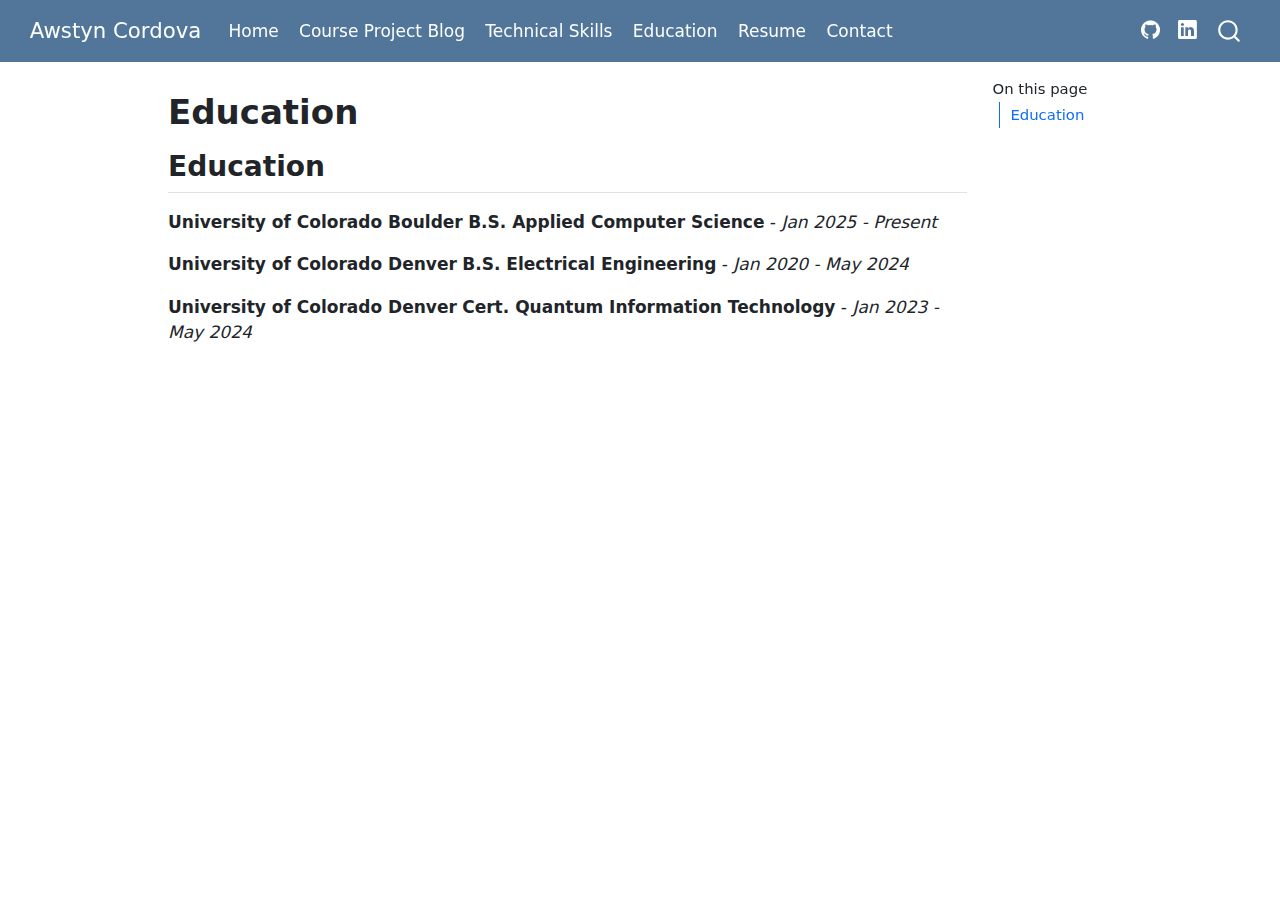
<file: docs/education.html>
<!DOCTYPE html>
<html xmlns="http://www.w3.org/1999/xhtml" lang="en" xml:lang="en"><head>

<meta charset="utf-8">
<meta name="generator" content="quarto-1.8.27">

<meta name="viewport" content="width=device-width, initial-scale=1.0, user-scalable=yes">


<title>Education – Awstyn Cordova</title>
<style>
code{white-space: pre-wrap;}
span.smallcaps{font-variant: small-caps;}
div.columns{display: flex; gap: min(4vw, 1.5em);}
div.column{flex: auto; overflow-x: auto;}
div.hanging-indent{margin-left: 1.5em; text-indent: -1.5em;}
ul.task-list{list-style: none;}
ul.task-list li input[type="checkbox"] {
  width: 0.8em;
  margin: 0 0.8em 0.2em -1em; /* quarto-specific, see https://github.com/quarto-dev/quarto-cli/issues/4556 */ 
  vertical-align: middle;
}
</style>


<script src="site_libs/quarto-nav/quarto-nav.js"></script>
<script src="site_libs/quarto-nav/headroom.min.js"></script>
<script src="site_libs/clipboard/clipboard.min.js"></script>
<script src="site_libs/quarto-search/autocomplete.umd.js"></script>
<script src="site_libs/quarto-search/fuse.min.js"></script>
<script src="site_libs/quarto-search/quarto-search.js"></script>
<meta name="quarto:offset" content="./">
<script src="site_libs/quarto-html/quarto.js" type="module"></script>
<script src="site_libs/quarto-html/tabsets/tabsets.js" type="module"></script>
<script src="site_libs/quarto-html/axe/axe-check.js" type="module"></script>
<script src="site_libs/quarto-html/popper.min.js"></script>
<script src="site_libs/quarto-html/tippy.umd.min.js"></script>
<script src="site_libs/quarto-html/anchor.min.js"></script>
<link href="site_libs/quarto-html/tippy.css" rel="stylesheet">
<link href="site_libs/quarto-html/quarto-syntax-highlighting-ed96de9b727972fe78a7b5d16c58bf87.css" rel="stylesheet" id="quarto-text-highlighting-styles">
<script src="site_libs/bootstrap/bootstrap.min.js"></script>
<link href="site_libs/bootstrap/bootstrap-icons.css" rel="stylesheet">
<link href="site_libs/bootstrap/bootstrap-1d4f84655f446305ac42a8f1abcf7405.min.css" rel="stylesheet" append-hash="true" id="quarto-bootstrap" data-mode="light">
<script id="quarto-search-options" type="application/json">{
  "location": "navbar",
  "copy-button": false,
  "collapse-after": 3,
  "panel-placement": "end",
  "type": "overlay",
  "limit": 50,
  "keyboard-shortcut": [
    "f",
    "/",
    "s"
  ],
  "show-item-context": false,
  "language": {
    "search-no-results-text": "No results",
    "search-matching-documents-text": "matching documents",
    "search-copy-link-title": "Copy link to search",
    "search-hide-matches-text": "Hide additional matches",
    "search-more-match-text": "more match in this document",
    "search-more-matches-text": "more matches in this document",
    "search-clear-button-title": "Clear",
    "search-text-placeholder": "",
    "search-detached-cancel-button-title": "Cancel",
    "search-submit-button-title": "Submit",
    "search-label": "Search"
  }
}</script>
<style>html{ scroll-behavior: smooth; }</style>


<link rel="stylesheet" href="styles.css">
</head>

<body class="nav-fixed quarto-light">

<div id="quarto-search-results"></div>
  <header id="quarto-header" class="headroom fixed-top">
    <nav class="navbar navbar-expand-lg " data-bs-theme="dark">
      <div class="navbar-container container-fluid">
      <div class="navbar-brand-container mx-auto">
    <a class="navbar-brand" href="./index.html">
    <span class="navbar-title">Awstyn Cordova</span>
    </a>
  </div>
            <div id="quarto-search" class="" title="Search"></div>
          <button class="navbar-toggler" type="button" data-bs-toggle="collapse" data-bs-target="#navbarCollapse" aria-controls="navbarCollapse" role="menu" aria-expanded="false" aria-label="Toggle navigation" onclick="if (window.quartoToggleHeadroom) { window.quartoToggleHeadroom(); }">
  <span class="navbar-toggler-icon"></span>
</button>
          <div class="collapse navbar-collapse" id="navbarCollapse">
            <ul class="navbar-nav navbar-nav-scroll me-auto">
  <li class="nav-item">
    <a class="nav-link" href="./index.html"> 
<span class="menu-text">Home</span></a>
  </li>  
  <li class="nav-item">
    <a class="nav-link" href="./blog/index.html"> 
<span class="menu-text">Course Project Blog</span></a>
  </li>  
  <li class="nav-item">
    <a class="nav-link" href="./skills.html"> 
<span class="menu-text">Technical Skills</span></a>
  </li>  
  <li class="nav-item">
    <a class="nav-link active" href="./education.html" aria-current="page"> 
<span class="menu-text">Education</span></a>
  </li>  
  <li class="nav-item">
    <a class="nav-link" href="./resume.html"> 
<span class="menu-text">Resume</span></a>
  </li>  
  <li class="nav-item">
    <a class="nav-link" href="./contact.html"> 
<span class="menu-text">Contact</span></a>
  </li>  
</ul>
            <ul class="navbar-nav navbar-nav-scroll ms-auto">
  <li class="nav-item compact">
    <a class="nav-link" href="https://github.com/AwstynC"> <i class="bi bi-github" role="img">
</i> 
<span class="menu-text"></span></a>
  </li>  
  <li class="nav-item compact">
    <a class="nav-link" href="https://www.linkedin.com/in/awstyn-cordova-2406b4148/"> <i class="bi bi-linkedin" role="img">
</i> 
<span class="menu-text"></span></a>
  </li>  
</ul>
          </div> <!-- /navcollapse -->
            <div class="quarto-navbar-tools">
</div>
      </div> <!-- /container-fluid -->
    </nav>
</header>
<!-- content -->
<div id="quarto-content" class="quarto-container page-columns page-rows-contents page-layout-article page-navbar">
<!-- sidebar -->
<!-- margin-sidebar -->
    <div id="quarto-margin-sidebar" class="sidebar margin-sidebar">
        <nav id="TOC" role="doc-toc" class="toc-active">
    <h2 id="toc-title">On this page</h2>
   
  <ul>
  <li><a href="#education" id="toc-education" class="nav-link active" data-scroll-target="#education">Education</a></li>
  </ul>
</nav>
    </div>
<!-- main -->
<main class="content" id="quarto-document-content">

<header id="title-block-header" class="quarto-title-block default">
<div class="quarto-title">
<h1 class="title">Education</h1>
</div>



<div class="quarto-title-meta">

    
  
    
  </div>
  


</header>


<section id="education" class="level2">
<h2 class="anchored" data-anchor-id="education">Education</h2>
<p><strong>University of Colorado Boulder</strong> <strong>B.S. Applied Computer Science</strong> - <em>Jan 2025 - Present</em></p>
<p><strong>University of Colorado Denver</strong> <strong>B.S. Electrical Engineering</strong> - <em>Jan 2020 - May 2024</em></p>
<p><strong>University of Colorado Denver</strong> <strong>Cert. Quantum Information Technology</strong> - <em>Jan 2023 - May 2024</em></p>


</section>

</main> <!-- /main -->
<script id="quarto-html-after-body" type="application/javascript">
  window.document.addEventListener("DOMContentLoaded", function (event) {
    const icon = "";
    const anchorJS = new window.AnchorJS();
    anchorJS.options = {
      placement: 'right',
      icon: icon
    };
    anchorJS.add('.anchored');
    const isCodeAnnotation = (el) => {
      for (const clz of el.classList) {
        if (clz.startsWith('code-annotation-')) {                     
          return true;
        }
      }
      return false;
    }
    const onCopySuccess = function(e) {
      // button target
      const button = e.trigger;
      // don't keep focus
      button.blur();
      // flash "checked"
      button.classList.add('code-copy-button-checked');
      var currentTitle = button.getAttribute("title");
      button.setAttribute("title", "Copied!");
      let tooltip;
      if (window.bootstrap) {
        button.setAttribute("data-bs-toggle", "tooltip");
        button.setAttribute("data-bs-placement", "left");
        button.setAttribute("data-bs-title", "Copied!");
        tooltip = new bootstrap.Tooltip(button, 
          { trigger: "manual", 
            customClass: "code-copy-button-tooltip",
            offset: [0, -8]});
        tooltip.show();    
      }
      setTimeout(function() {
        if (tooltip) {
          tooltip.hide();
          button.removeAttribute("data-bs-title");
          button.removeAttribute("data-bs-toggle");
          button.removeAttribute("data-bs-placement");
        }
        button.setAttribute("title", currentTitle);
        button.classList.remove('code-copy-button-checked');
      }, 1000);
      // clear code selection
      e.clearSelection();
    }
    const getTextToCopy = function(trigger) {
      const outerScaffold = trigger.parentElement.cloneNode(true);
      const codeEl = outerScaffold.querySelector('code');
      for (const childEl of codeEl.children) {
        if (isCodeAnnotation(childEl)) {
          childEl.remove();
        }
      }
      return codeEl.innerText;
    }
    const clipboard = new window.ClipboardJS('.code-copy-button:not([data-in-quarto-modal])', {
      text: getTextToCopy
    });
    clipboard.on('success', onCopySuccess);
    if (window.document.getElementById('quarto-embedded-source-code-modal')) {
      const clipboardModal = new window.ClipboardJS('.code-copy-button[data-in-quarto-modal]', {
        text: getTextToCopy,
        container: window.document.getElementById('quarto-embedded-source-code-modal')
      });
      clipboardModal.on('success', onCopySuccess);
    }
      var localhostRegex = new RegExp(/^(?:http|https):\/\/localhost\:?[0-9]*\//);
      var mailtoRegex = new RegExp(/^mailto:/);
        var filterRegex = new RegExp('/' + window.location.host + '/');
      var isInternal = (href) => {
          return filterRegex.test(href) || localhostRegex.test(href) || mailtoRegex.test(href);
      }
      // Inspect non-navigation links and adorn them if external
     var links = window.document.querySelectorAll('a[href]:not(.nav-link):not(.navbar-brand):not(.toc-action):not(.sidebar-link):not(.sidebar-item-toggle):not(.pagination-link):not(.no-external):not([aria-hidden]):not(.dropdown-item):not(.quarto-navigation-tool):not(.about-link)');
      for (var i=0; i<links.length; i++) {
        const link = links[i];
        if (!isInternal(link.href)) {
          // undo the damage that might have been done by quarto-nav.js in the case of
          // links that we want to consider external
          if (link.dataset.originalHref !== undefined) {
            link.href = link.dataset.originalHref;
          }
        }
      }
    function tippyHover(el, contentFn, onTriggerFn, onUntriggerFn) {
      const config = {
        allowHTML: true,
        maxWidth: 500,
        delay: 100,
        arrow: false,
        appendTo: function(el) {
            return el.parentElement;
        },
        interactive: true,
        interactiveBorder: 10,
        theme: 'quarto',
        placement: 'bottom-start',
      };
      if (contentFn) {
        config.content = contentFn;
      }
      if (onTriggerFn) {
        config.onTrigger = onTriggerFn;
      }
      if (onUntriggerFn) {
        config.onUntrigger = onUntriggerFn;
      }
      window.tippy(el, config); 
    }
    const noterefs = window.document.querySelectorAll('a[role="doc-noteref"]');
    for (var i=0; i<noterefs.length; i++) {
      const ref = noterefs[i];
      tippyHover(ref, function() {
        // use id or data attribute instead here
        let href = ref.getAttribute('data-footnote-href') || ref.getAttribute('href');
        try { href = new URL(href).hash; } catch {}
        const id = href.replace(/^#\/?/, "");
        const note = window.document.getElementById(id);
        if (note) {
          return note.innerHTML;
        } else {
          return "";
        }
      });
    }
    const xrefs = window.document.querySelectorAll('a.quarto-xref');
    const processXRef = (id, note) => {
      // Strip column container classes
      const stripColumnClz = (el) => {
        el.classList.remove("page-full", "page-columns");
        if (el.children) {
          for (const child of el.children) {
            stripColumnClz(child);
          }
        }
      }
      stripColumnClz(note)
      if (id === null || id.startsWith('sec-')) {
        // Special case sections, only their first couple elements
        const container = document.createElement("div");
        if (note.children && note.children.length > 2) {
          container.appendChild(note.children[0].cloneNode(true));
          for (let i = 1; i < note.children.length; i++) {
            const child = note.children[i];
            if (child.tagName === "P" && child.innerText === "") {
              continue;
            } else {
              container.appendChild(child.cloneNode(true));
              break;
            }
          }
          if (window.Quarto?.typesetMath) {
            window.Quarto.typesetMath(container);
          }
          return container.innerHTML
        } else {
          if (window.Quarto?.typesetMath) {
            window.Quarto.typesetMath(note);
          }
          return note.innerHTML;
        }
      } else {
        // Remove any anchor links if they are present
        const anchorLink = note.querySelector('a.anchorjs-link');
        if (anchorLink) {
          anchorLink.remove();
        }
        if (window.Quarto?.typesetMath) {
          window.Quarto.typesetMath(note);
        }
        if (note.classList.contains("callout")) {
          return note.outerHTML;
        } else {
          return note.innerHTML;
        }
      }
    }
    for (var i=0; i<xrefs.length; i++) {
      const xref = xrefs[i];
      tippyHover(xref, undefined, function(instance) {
        instance.disable();
        let url = xref.getAttribute('href');
        let hash = undefined; 
        if (url.startsWith('#')) {
          hash = url;
        } else {
          try { hash = new URL(url).hash; } catch {}
        }
        if (hash) {
          const id = hash.replace(/^#\/?/, "");
          const note = window.document.getElementById(id);
          if (note !== null) {
            try {
              const html = processXRef(id, note.cloneNode(true));
              instance.setContent(html);
            } finally {
              instance.enable();
              instance.show();
            }
          } else {
            // See if we can fetch this
            fetch(url.split('#')[0])
            .then(res => res.text())
            .then(html => {
              const parser = new DOMParser();
              const htmlDoc = parser.parseFromString(html, "text/html");
              const note = htmlDoc.getElementById(id);
              if (note !== null) {
                const html = processXRef(id, note);
                instance.setContent(html);
              } 
            }).finally(() => {
              instance.enable();
              instance.show();
            });
          }
        } else {
          // See if we can fetch a full url (with no hash to target)
          // This is a special case and we should probably do some content thinning / targeting
          fetch(url)
          .then(res => res.text())
          .then(html => {
            const parser = new DOMParser();
            const htmlDoc = parser.parseFromString(html, "text/html");
            const note = htmlDoc.querySelector('main.content');
            if (note !== null) {
              // This should only happen for chapter cross references
              // (since there is no id in the URL)
              // remove the first header
              if (note.children.length > 0 && note.children[0].tagName === "HEADER") {
                note.children[0].remove();
              }
              const html = processXRef(null, note);
              instance.setContent(html);
            } 
          }).finally(() => {
            instance.enable();
            instance.show();
          });
        }
      }, function(instance) {
      });
    }
        let selectedAnnoteEl;
        const selectorForAnnotation = ( cell, annotation) => {
          let cellAttr = 'data-code-cell="' + cell + '"';
          let lineAttr = 'data-code-annotation="' +  annotation + '"';
          const selector = 'span[' + cellAttr + '][' + lineAttr + ']';
          return selector;
        }
        const selectCodeLines = (annoteEl) => {
          const doc = window.document;
          const targetCell = annoteEl.getAttribute("data-target-cell");
          const targetAnnotation = annoteEl.getAttribute("data-target-annotation");
          const annoteSpan = window.document.querySelector(selectorForAnnotation(targetCell, targetAnnotation));
          const lines = annoteSpan.getAttribute("data-code-lines").split(",");
          const lineIds = lines.map((line) => {
            return targetCell + "-" + line;
          })
          let top = null;
          let height = null;
          let parent = null;
          if (lineIds.length > 0) {
              //compute the position of the single el (top and bottom and make a div)
              const el = window.document.getElementById(lineIds[0]);
              top = el.offsetTop;
              height = el.offsetHeight;
              parent = el.parentElement.parentElement;
            if (lineIds.length > 1) {
              const lastEl = window.document.getElementById(lineIds[lineIds.length - 1]);
              const bottom = lastEl.offsetTop + lastEl.offsetHeight;
              height = bottom - top;
            }
            if (top !== null && height !== null && parent !== null) {
              // cook up a div (if necessary) and position it 
              let div = window.document.getElementById("code-annotation-line-highlight");
              if (div === null) {
                div = window.document.createElement("div");
                div.setAttribute("id", "code-annotation-line-highlight");
                div.style.position = 'absolute';
                parent.appendChild(div);
              }
              div.style.top = top - 2 + "px";
              div.style.height = height + 4 + "px";
              div.style.left = 0;
              let gutterDiv = window.document.getElementById("code-annotation-line-highlight-gutter");
              if (gutterDiv === null) {
                gutterDiv = window.document.createElement("div");
                gutterDiv.setAttribute("id", "code-annotation-line-highlight-gutter");
                gutterDiv.style.position = 'absolute';
                const codeCell = window.document.getElementById(targetCell);
                const gutter = codeCell.querySelector('.code-annotation-gutter');
                gutter.appendChild(gutterDiv);
              }
              gutterDiv.style.top = top - 2 + "px";
              gutterDiv.style.height = height + 4 + "px";
            }
            selectedAnnoteEl = annoteEl;
          }
        };
        const unselectCodeLines = () => {
          const elementsIds = ["code-annotation-line-highlight", "code-annotation-line-highlight-gutter"];
          elementsIds.forEach((elId) => {
            const div = window.document.getElementById(elId);
            if (div) {
              div.remove();
            }
          });
          selectedAnnoteEl = undefined;
        };
          // Handle positioning of the toggle
      window.addEventListener(
        "resize",
        throttle(() => {
          elRect = undefined;
          if (selectedAnnoteEl) {
            selectCodeLines(selectedAnnoteEl);
          }
        }, 10)
      );
      function throttle(fn, ms) {
      let throttle = false;
      let timer;
        return (...args) => {
          if(!throttle) { // first call gets through
              fn.apply(this, args);
              throttle = true;
          } else { // all the others get throttled
              if(timer) clearTimeout(timer); // cancel #2
              timer = setTimeout(() => {
                fn.apply(this, args);
                timer = throttle = false;
              }, ms);
          }
        };
      }
        // Attach click handler to the DT
        const annoteDls = window.document.querySelectorAll('dt[data-target-cell]');
        for (const annoteDlNode of annoteDls) {
          annoteDlNode.addEventListener('click', (event) => {
            const clickedEl = event.target;
            if (clickedEl !== selectedAnnoteEl) {
              unselectCodeLines();
              const activeEl = window.document.querySelector('dt[data-target-cell].code-annotation-active');
              if (activeEl) {
                activeEl.classList.remove('code-annotation-active');
              }
              selectCodeLines(clickedEl);
              clickedEl.classList.add('code-annotation-active');
            } else {
              // Unselect the line
              unselectCodeLines();
              clickedEl.classList.remove('code-annotation-active');
            }
          });
        }
    const findCites = (el) => {
      const parentEl = el.parentElement;
      if (parentEl) {
        const cites = parentEl.dataset.cites;
        if (cites) {
          return {
            el,
            cites: cites.split(' ')
          };
        } else {
          return findCites(el.parentElement)
        }
      } else {
        return undefined;
      }
    };
    var bibliorefs = window.document.querySelectorAll('a[role="doc-biblioref"]');
    for (var i=0; i<bibliorefs.length; i++) {
      const ref = bibliorefs[i];
      const citeInfo = findCites(ref);
      if (citeInfo) {
        tippyHover(citeInfo.el, function() {
          var popup = window.document.createElement('div');
          citeInfo.cites.forEach(function(cite) {
            var citeDiv = window.document.createElement('div');
            citeDiv.classList.add('hanging-indent');
            citeDiv.classList.add('csl-entry');
            var biblioDiv = window.document.getElementById('ref-' + cite);
            if (biblioDiv) {
              citeDiv.innerHTML = biblioDiv.innerHTML;
            }
            popup.appendChild(citeDiv);
          });
          return popup.innerHTML;
        });
      }
    }
  });
  </script>
</div> <!-- /content -->




<script src="site_libs/quarto-html/zenscroll-min.js"></script>
</body></html>
</file>
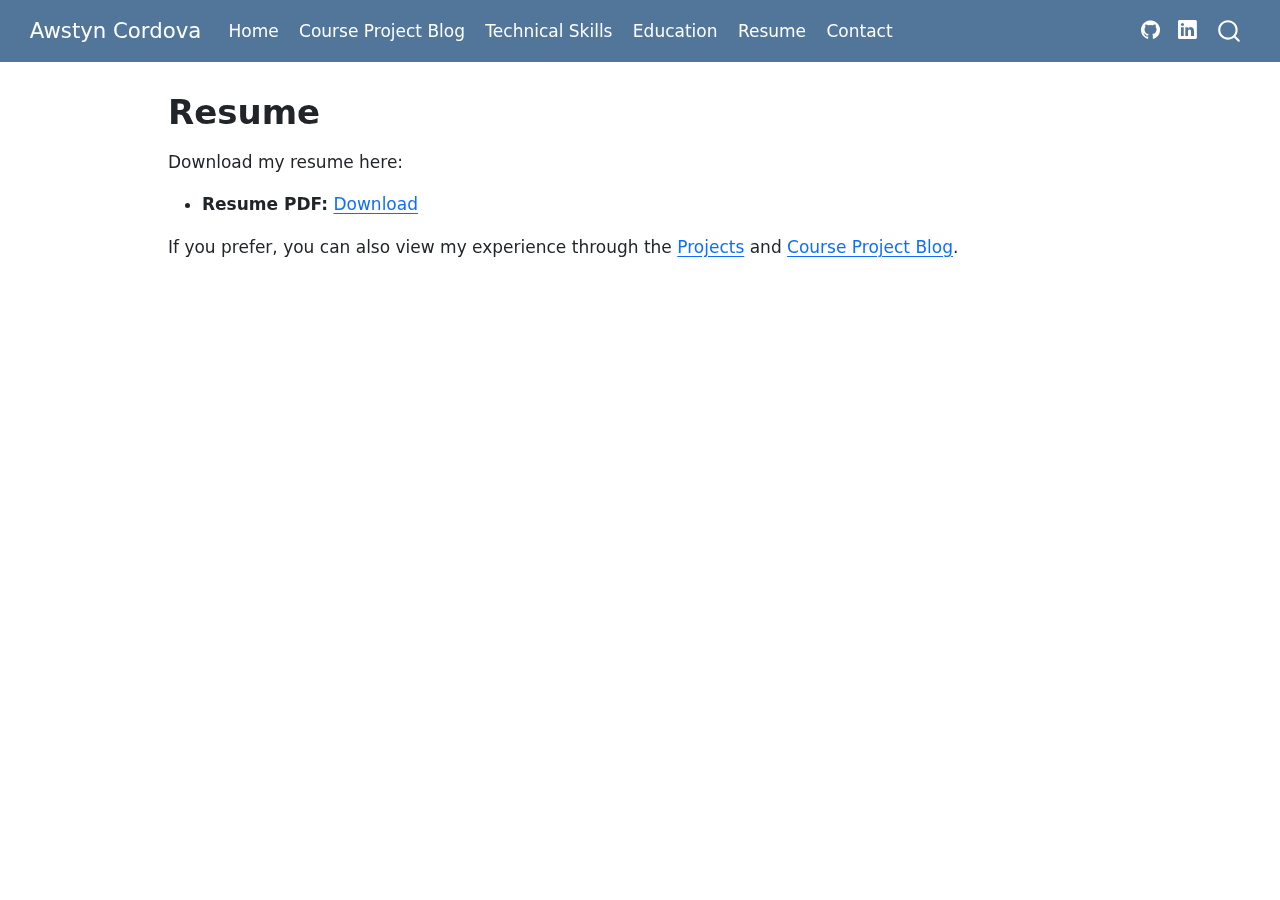
<file: docs/resume.html>
<!DOCTYPE html>
<html xmlns="http://www.w3.org/1999/xhtml" lang="en" xml:lang="en"><head>

<meta charset="utf-8">
<meta name="generator" content="quarto-1.8.27">

<meta name="viewport" content="width=device-width, initial-scale=1.0, user-scalable=yes">


<title>Resume – Awstyn Cordova</title>
<style>
code{white-space: pre-wrap;}
span.smallcaps{font-variant: small-caps;}
div.columns{display: flex; gap: min(4vw, 1.5em);}
div.column{flex: auto; overflow-x: auto;}
div.hanging-indent{margin-left: 1.5em; text-indent: -1.5em;}
ul.task-list{list-style: none;}
ul.task-list li input[type="checkbox"] {
  width: 0.8em;
  margin: 0 0.8em 0.2em -1em; /* quarto-specific, see https://github.com/quarto-dev/quarto-cli/issues/4556 */ 
  vertical-align: middle;
}
</style>


<script src="site_libs/quarto-nav/quarto-nav.js"></script>
<script src="site_libs/quarto-nav/headroom.min.js"></script>
<script src="site_libs/clipboard/clipboard.min.js"></script>
<script src="site_libs/quarto-search/autocomplete.umd.js"></script>
<script src="site_libs/quarto-search/fuse.min.js"></script>
<script src="site_libs/quarto-search/quarto-search.js"></script>
<meta name="quarto:offset" content="./">
<script src="site_libs/quarto-html/quarto.js" type="module"></script>
<script src="site_libs/quarto-html/tabsets/tabsets.js" type="module"></script>
<script src="site_libs/quarto-html/axe/axe-check.js" type="module"></script>
<script src="site_libs/quarto-html/popper.min.js"></script>
<script src="site_libs/quarto-html/tippy.umd.min.js"></script>
<script src="site_libs/quarto-html/anchor.min.js"></script>
<link href="site_libs/quarto-html/tippy.css" rel="stylesheet">
<link href="site_libs/quarto-html/quarto-syntax-highlighting-ed96de9b727972fe78a7b5d16c58bf87.css" rel="stylesheet" id="quarto-text-highlighting-styles">
<script src="site_libs/bootstrap/bootstrap.min.js"></script>
<link href="site_libs/bootstrap/bootstrap-icons.css" rel="stylesheet">
<link href="site_libs/bootstrap/bootstrap-1d4f84655f446305ac42a8f1abcf7405.min.css" rel="stylesheet" append-hash="true" id="quarto-bootstrap" data-mode="light">
<script id="quarto-search-options" type="application/json">{
  "location": "navbar",
  "copy-button": false,
  "collapse-after": 3,
  "panel-placement": "end",
  "type": "overlay",
  "limit": 50,
  "keyboard-shortcut": [
    "f",
    "/",
    "s"
  ],
  "show-item-context": false,
  "language": {
    "search-no-results-text": "No results",
    "search-matching-documents-text": "matching documents",
    "search-copy-link-title": "Copy link to search",
    "search-hide-matches-text": "Hide additional matches",
    "search-more-match-text": "more match in this document",
    "search-more-matches-text": "more matches in this document",
    "search-clear-button-title": "Clear",
    "search-text-placeholder": "",
    "search-detached-cancel-button-title": "Cancel",
    "search-submit-button-title": "Submit",
    "search-label": "Search"
  }
}</script>
<style>html{ scroll-behavior: smooth; }</style>


<link rel="stylesheet" href="styles.css">
</head>

<body class="nav-fixed quarto-light">

<div id="quarto-search-results"></div>
  <header id="quarto-header" class="headroom fixed-top">
    <nav class="navbar navbar-expand-lg " data-bs-theme="dark">
      <div class="navbar-container container-fluid">
      <div class="navbar-brand-container mx-auto">
    <a class="navbar-brand" href="./index.html">
    <span class="navbar-title">Awstyn Cordova</span>
    </a>
  </div>
            <div id="quarto-search" class="" title="Search"></div>
          <button class="navbar-toggler" type="button" data-bs-toggle="collapse" data-bs-target="#navbarCollapse" aria-controls="navbarCollapse" role="menu" aria-expanded="false" aria-label="Toggle navigation" onclick="if (window.quartoToggleHeadroom) { window.quartoToggleHeadroom(); }">
  <span class="navbar-toggler-icon"></span>
</button>
          <div class="collapse navbar-collapse" id="navbarCollapse">
            <ul class="navbar-nav navbar-nav-scroll me-auto">
  <li class="nav-item">
    <a class="nav-link" href="./index.html"> 
<span class="menu-text">Home</span></a>
  </li>  
  <li class="nav-item">
    <a class="nav-link" href="./blog/index.html"> 
<span class="menu-text">Course Project Blog</span></a>
  </li>  
  <li class="nav-item">
    <a class="nav-link" href="./skills.html"> 
<span class="menu-text">Technical Skills</span></a>
  </li>  
  <li class="nav-item">
    <a class="nav-link" href="./education.html"> 
<span class="menu-text">Education</span></a>
  </li>  
  <li class="nav-item">
    <a class="nav-link active" href="./resume.html" aria-current="page"> 
<span class="menu-text">Resume</span></a>
  </li>  
  <li class="nav-item">
    <a class="nav-link" href="./contact.html"> 
<span class="menu-text">Contact</span></a>
  </li>  
</ul>
            <ul class="navbar-nav navbar-nav-scroll ms-auto">
  <li class="nav-item compact">
    <a class="nav-link" href="https://github.com/AwstynC"> <i class="bi bi-github" role="img">
</i> 
<span class="menu-text"></span></a>
  </li>  
  <li class="nav-item compact">
    <a class="nav-link" href="https://www.linkedin.com/in/awstyn-cordova-2406b4148/"> <i class="bi bi-linkedin" role="img">
</i> 
<span class="menu-text"></span></a>
  </li>  
</ul>
          </div> <!-- /navcollapse -->
            <div class="quarto-navbar-tools">
</div>
      </div> <!-- /container-fluid -->
    </nav>
</header>
<!-- content -->
<div id="quarto-content" class="quarto-container page-columns page-rows-contents page-layout-article page-navbar">
<!-- sidebar -->
<!-- margin-sidebar -->
    <div id="quarto-margin-sidebar" class="sidebar margin-sidebar zindex-bottom">
        
    </div>
<!-- main -->
<main class="content" id="quarto-document-content">

<header id="title-block-header" class="quarto-title-block default">
<div class="quarto-title">
<h1 class="title">Resume</h1>
</div>



<div class="quarto-title-meta">

    
  
    
  </div>
  


</header>


<p>Download my resume here:</p>
<ul>
<li><strong>Resume PDF:</strong> <a href="resume/Awstyn_Cordova_Resume.pdf">Download</a></li>
</ul>
<p>If you prefer, you can also view my experience through the <a href="./index.html">Projects</a> and <a href="./blog/index.html">Course Project Blog</a>.</p>



</main> <!-- /main -->
<script id="quarto-html-after-body" type="application/javascript">
  window.document.addEventListener("DOMContentLoaded", function (event) {
    const icon = "";
    const anchorJS = new window.AnchorJS();
    anchorJS.options = {
      placement: 'right',
      icon: icon
    };
    anchorJS.add('.anchored');
    const isCodeAnnotation = (el) => {
      for (const clz of el.classList) {
        if (clz.startsWith('code-annotation-')) {                     
          return true;
        }
      }
      return false;
    }
    const onCopySuccess = function(e) {
      // button target
      const button = e.trigger;
      // don't keep focus
      button.blur();
      // flash "checked"
      button.classList.add('code-copy-button-checked');
      var currentTitle = button.getAttribute("title");
      button.setAttribute("title", "Copied!");
      let tooltip;
      if (window.bootstrap) {
        button.setAttribute("data-bs-toggle", "tooltip");
        button.setAttribute("data-bs-placement", "left");
        button.setAttribute("data-bs-title", "Copied!");
        tooltip = new bootstrap.Tooltip(button, 
          { trigger: "manual", 
            customClass: "code-copy-button-tooltip",
            offset: [0, -8]});
        tooltip.show();    
      }
      setTimeout(function() {
        if (tooltip) {
          tooltip.hide();
          button.removeAttribute("data-bs-title");
          button.removeAttribute("data-bs-toggle");
          button.removeAttribute("data-bs-placement");
        }
        button.setAttribute("title", currentTitle);
        button.classList.remove('code-copy-button-checked');
      }, 1000);
      // clear code selection
      e.clearSelection();
    }
    const getTextToCopy = function(trigger) {
      const outerScaffold = trigger.parentElement.cloneNode(true);
      const codeEl = outerScaffold.querySelector('code');
      for (const childEl of codeEl.children) {
        if (isCodeAnnotation(childEl)) {
          childEl.remove();
        }
      }
      return codeEl.innerText;
    }
    const clipboard = new window.ClipboardJS('.code-copy-button:not([data-in-quarto-modal])', {
      text: getTextToCopy
    });
    clipboard.on('success', onCopySuccess);
    if (window.document.getElementById('quarto-embedded-source-code-modal')) {
      const clipboardModal = new window.ClipboardJS('.code-copy-button[data-in-quarto-modal]', {
        text: getTextToCopy,
        container: window.document.getElementById('quarto-embedded-source-code-modal')
      });
      clipboardModal.on('success', onCopySuccess);
    }
      var localhostRegex = new RegExp(/^(?:http|https):\/\/localhost\:?[0-9]*\//);
      var mailtoRegex = new RegExp(/^mailto:/);
        var filterRegex = new RegExp('/' + window.location.host + '/');
      var isInternal = (href) => {
          return filterRegex.test(href) || localhostRegex.test(href) || mailtoRegex.test(href);
      }
      // Inspect non-navigation links and adorn them if external
     var links = window.document.querySelectorAll('a[href]:not(.nav-link):not(.navbar-brand):not(.toc-action):not(.sidebar-link):not(.sidebar-item-toggle):not(.pagination-link):not(.no-external):not([aria-hidden]):not(.dropdown-item):not(.quarto-navigation-tool):not(.about-link)');
      for (var i=0; i<links.length; i++) {
        const link = links[i];
        if (!isInternal(link.href)) {
          // undo the damage that might have been done by quarto-nav.js in the case of
          // links that we want to consider external
          if (link.dataset.originalHref !== undefined) {
            link.href = link.dataset.originalHref;
          }
        }
      }
    function tippyHover(el, contentFn, onTriggerFn, onUntriggerFn) {
      const config = {
        allowHTML: true,
        maxWidth: 500,
        delay: 100,
        arrow: false,
        appendTo: function(el) {
            return el.parentElement;
        },
        interactive: true,
        interactiveBorder: 10,
        theme: 'quarto',
        placement: 'bottom-start',
      };
      if (contentFn) {
        config.content = contentFn;
      }
      if (onTriggerFn) {
        config.onTrigger = onTriggerFn;
      }
      if (onUntriggerFn) {
        config.onUntrigger = onUntriggerFn;
      }
      window.tippy(el, config); 
    }
    const noterefs = window.document.querySelectorAll('a[role="doc-noteref"]');
    for (var i=0; i<noterefs.length; i++) {
      const ref = noterefs[i];
      tippyHover(ref, function() {
        // use id or data attribute instead here
        let href = ref.getAttribute('data-footnote-href') || ref.getAttribute('href');
        try { href = new URL(href).hash; } catch {}
        const id = href.replace(/^#\/?/, "");
        const note = window.document.getElementById(id);
        if (note) {
          return note.innerHTML;
        } else {
          return "";
        }
      });
    }
    const xrefs = window.document.querySelectorAll('a.quarto-xref');
    const processXRef = (id, note) => {
      // Strip column container classes
      const stripColumnClz = (el) => {
        el.classList.remove("page-full", "page-columns");
        if (el.children) {
          for (const child of el.children) {
            stripColumnClz(child);
          }
        }
      }
      stripColumnClz(note)
      if (id === null || id.startsWith('sec-')) {
        // Special case sections, only their first couple elements
        const container = document.createElement("div");
        if (note.children && note.children.length > 2) {
          container.appendChild(note.children[0].cloneNode(true));
          for (let i = 1; i < note.children.length; i++) {
            const child = note.children[i];
            if (child.tagName === "P" && child.innerText === "") {
              continue;
            } else {
              container.appendChild(child.cloneNode(true));
              break;
            }
          }
          if (window.Quarto?.typesetMath) {
            window.Quarto.typesetMath(container);
          }
          return container.innerHTML
        } else {
          if (window.Quarto?.typesetMath) {
            window.Quarto.typesetMath(note);
          }
          return note.innerHTML;
        }
      } else {
        // Remove any anchor links if they are present
        const anchorLink = note.querySelector('a.anchorjs-link');
        if (anchorLink) {
          anchorLink.remove();
        }
        if (window.Quarto?.typesetMath) {
          window.Quarto.typesetMath(note);
        }
        if (note.classList.contains("callout")) {
          return note.outerHTML;
        } else {
          return note.innerHTML;
        }
      }
    }
    for (var i=0; i<xrefs.length; i++) {
      const xref = xrefs[i];
      tippyHover(xref, undefined, function(instance) {
        instance.disable();
        let url = xref.getAttribute('href');
        let hash = undefined; 
        if (url.startsWith('#')) {
          hash = url;
        } else {
          try { hash = new URL(url).hash; } catch {}
        }
        if (hash) {
          const id = hash.replace(/^#\/?/, "");
          const note = window.document.getElementById(id);
          if (note !== null) {
            try {
              const html = processXRef(id, note.cloneNode(true));
              instance.setContent(html);
            } finally {
              instance.enable();
              instance.show();
            }
          } else {
            // See if we can fetch this
            fetch(url.split('#')[0])
            .then(res => res.text())
            .then(html => {
              const parser = new DOMParser();
              const htmlDoc = parser.parseFromString(html, "text/html");
              const note = htmlDoc.getElementById(id);
              if (note !== null) {
                const html = processXRef(id, note);
                instance.setContent(html);
              } 
            }).finally(() => {
              instance.enable();
              instance.show();
            });
          }
        } else {
          // See if we can fetch a full url (with no hash to target)
          // This is a special case and we should probably do some content thinning / targeting
          fetch(url)
          .then(res => res.text())
          .then(html => {
            const parser = new DOMParser();
            const htmlDoc = parser.parseFromString(html, "text/html");
            const note = htmlDoc.querySelector('main.content');
            if (note !== null) {
              // This should only happen for chapter cross references
              // (since there is no id in the URL)
              // remove the first header
              if (note.children.length > 0 && note.children[0].tagName === "HEADER") {
                note.children[0].remove();
              }
              const html = processXRef(null, note);
              instance.setContent(html);
            } 
          }).finally(() => {
            instance.enable();
            instance.show();
          });
        }
      }, function(instance) {
      });
    }
        let selectedAnnoteEl;
        const selectorForAnnotation = ( cell, annotation) => {
          let cellAttr = 'data-code-cell="' + cell + '"';
          let lineAttr = 'data-code-annotation="' +  annotation + '"';
          const selector = 'span[' + cellAttr + '][' + lineAttr + ']';
          return selector;
        }
        const selectCodeLines = (annoteEl) => {
          const doc = window.document;
          const targetCell = annoteEl.getAttribute("data-target-cell");
          const targetAnnotation = annoteEl.getAttribute("data-target-annotation");
          const annoteSpan = window.document.querySelector(selectorForAnnotation(targetCell, targetAnnotation));
          const lines = annoteSpan.getAttribute("data-code-lines").split(",");
          const lineIds = lines.map((line) => {
            return targetCell + "-" + line;
          })
          let top = null;
          let height = null;
          let parent = null;
          if (lineIds.length > 0) {
              //compute the position of the single el (top and bottom and make a div)
              const el = window.document.getElementById(lineIds[0]);
              top = el.offsetTop;
              height = el.offsetHeight;
              parent = el.parentElement.parentElement;
            if (lineIds.length > 1) {
              const lastEl = window.document.getElementById(lineIds[lineIds.length - 1]);
              const bottom = lastEl.offsetTop + lastEl.offsetHeight;
              height = bottom - top;
            }
            if (top !== null && height !== null && parent !== null) {
              // cook up a div (if necessary) and position it 
              let div = window.document.getElementById("code-annotation-line-highlight");
              if (div === null) {
                div = window.document.createElement("div");
                div.setAttribute("id", "code-annotation-line-highlight");
                div.style.position = 'absolute';
                parent.appendChild(div);
              }
              div.style.top = top - 2 + "px";
              div.style.height = height + 4 + "px";
              div.style.left = 0;
              let gutterDiv = window.document.getElementById("code-annotation-line-highlight-gutter");
              if (gutterDiv === null) {
                gutterDiv = window.document.createElement("div");
                gutterDiv.setAttribute("id", "code-annotation-line-highlight-gutter");
                gutterDiv.style.position = 'absolute';
                const codeCell = window.document.getElementById(targetCell);
                const gutter = codeCell.querySelector('.code-annotation-gutter');
                gutter.appendChild(gutterDiv);
              }
              gutterDiv.style.top = top - 2 + "px";
              gutterDiv.style.height = height + 4 + "px";
            }
            selectedAnnoteEl = annoteEl;
          }
        };
        const unselectCodeLines = () => {
          const elementsIds = ["code-annotation-line-highlight", "code-annotation-line-highlight-gutter"];
          elementsIds.forEach((elId) => {
            const div = window.document.getElementById(elId);
            if (div) {
              div.remove();
            }
          });
          selectedAnnoteEl = undefined;
        };
          // Handle positioning of the toggle
      window.addEventListener(
        "resize",
        throttle(() => {
          elRect = undefined;
          if (selectedAnnoteEl) {
            selectCodeLines(selectedAnnoteEl);
          }
        }, 10)
      );
      function throttle(fn, ms) {
      let throttle = false;
      let timer;
        return (...args) => {
          if(!throttle) { // first call gets through
              fn.apply(this, args);
              throttle = true;
          } else { // all the others get throttled
              if(timer) clearTimeout(timer); // cancel #2
              timer = setTimeout(() => {
                fn.apply(this, args);
                timer = throttle = false;
              }, ms);
          }
        };
      }
        // Attach click handler to the DT
        const annoteDls = window.document.querySelectorAll('dt[data-target-cell]');
        for (const annoteDlNode of annoteDls) {
          annoteDlNode.addEventListener('click', (event) => {
            const clickedEl = event.target;
            if (clickedEl !== selectedAnnoteEl) {
              unselectCodeLines();
              const activeEl = window.document.querySelector('dt[data-target-cell].code-annotation-active');
              if (activeEl) {
                activeEl.classList.remove('code-annotation-active');
              }
              selectCodeLines(clickedEl);
              clickedEl.classList.add('code-annotation-active');
            } else {
              // Unselect the line
              unselectCodeLines();
              clickedEl.classList.remove('code-annotation-active');
            }
          });
        }
    const findCites = (el) => {
      const parentEl = el.parentElement;
      if (parentEl) {
        const cites = parentEl.dataset.cites;
        if (cites) {
          return {
            el,
            cites: cites.split(' ')
          };
        } else {
          return findCites(el.parentElement)
        }
      } else {
        return undefined;
      }
    };
    var bibliorefs = window.document.querySelectorAll('a[role="doc-biblioref"]');
    for (var i=0; i<bibliorefs.length; i++) {
      const ref = bibliorefs[i];
      const citeInfo = findCites(ref);
      if (citeInfo) {
        tippyHover(citeInfo.el, function() {
          var popup = window.document.createElement('div');
          citeInfo.cites.forEach(function(cite) {
            var citeDiv = window.document.createElement('div');
            citeDiv.classList.add('hanging-indent');
            citeDiv.classList.add('csl-entry');
            var biblioDiv = window.document.getElementById('ref-' + cite);
            if (biblioDiv) {
              citeDiv.innerHTML = biblioDiv.innerHTML;
            }
            popup.appendChild(citeDiv);
          });
          return popup.innerHTML;
        });
      }
    }
  });
  </script>
</div> <!-- /content -->




<script src="site_libs/quarto-html/zenscroll-min.js"></script>
</body></html>
</file>
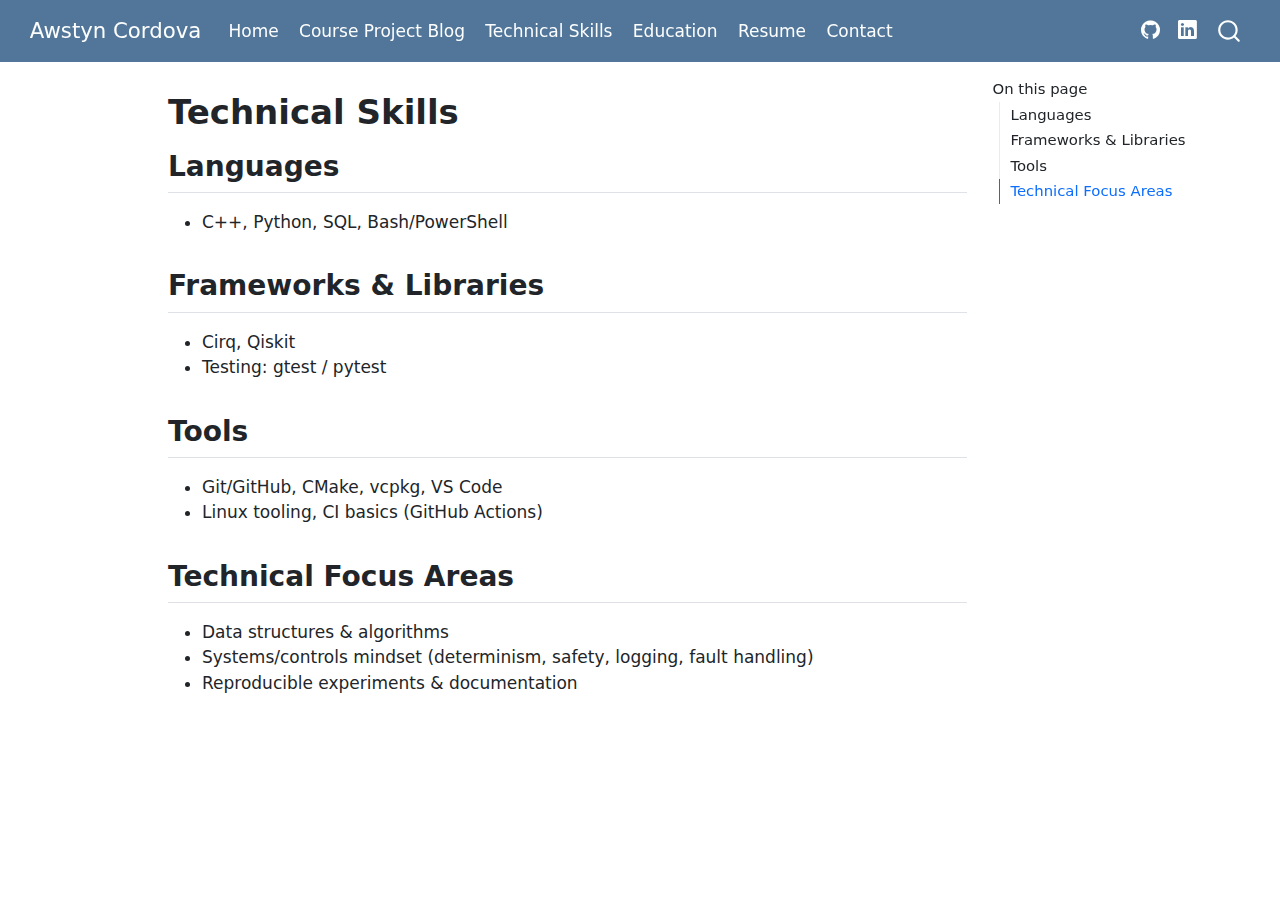
<file: docs/skills.html>
<!DOCTYPE html>
<html xmlns="http://www.w3.org/1999/xhtml" lang="en" xml:lang="en"><head>

<meta charset="utf-8">
<meta name="generator" content="quarto-1.8.27">

<meta name="viewport" content="width=device-width, initial-scale=1.0, user-scalable=yes">


<title>Technical Skills – Awstyn Cordova</title>
<style>
code{white-space: pre-wrap;}
span.smallcaps{font-variant: small-caps;}
div.columns{display: flex; gap: min(4vw, 1.5em);}
div.column{flex: auto; overflow-x: auto;}
div.hanging-indent{margin-left: 1.5em; text-indent: -1.5em;}
ul.task-list{list-style: none;}
ul.task-list li input[type="checkbox"] {
  width: 0.8em;
  margin: 0 0.8em 0.2em -1em; /* quarto-specific, see https://github.com/quarto-dev/quarto-cli/issues/4556 */ 
  vertical-align: middle;
}
</style>


<script src="site_libs/quarto-nav/quarto-nav.js"></script>
<script src="site_libs/quarto-nav/headroom.min.js"></script>
<script src="site_libs/clipboard/clipboard.min.js"></script>
<script src="site_libs/quarto-search/autocomplete.umd.js"></script>
<script src="site_libs/quarto-search/fuse.min.js"></script>
<script src="site_libs/quarto-search/quarto-search.js"></script>
<meta name="quarto:offset" content="./">
<script src="site_libs/quarto-html/quarto.js" type="module"></script>
<script src="site_libs/quarto-html/tabsets/tabsets.js" type="module"></script>
<script src="site_libs/quarto-html/axe/axe-check.js" type="module"></script>
<script src="site_libs/quarto-html/popper.min.js"></script>
<script src="site_libs/quarto-html/tippy.umd.min.js"></script>
<script src="site_libs/quarto-html/anchor.min.js"></script>
<link href="site_libs/quarto-html/tippy.css" rel="stylesheet">
<link href="site_libs/quarto-html/quarto-syntax-highlighting-ed96de9b727972fe78a7b5d16c58bf87.css" rel="stylesheet" id="quarto-text-highlighting-styles">
<script src="site_libs/bootstrap/bootstrap.min.js"></script>
<link href="site_libs/bootstrap/bootstrap-icons.css" rel="stylesheet">
<link href="site_libs/bootstrap/bootstrap-1d4f84655f446305ac42a8f1abcf7405.min.css" rel="stylesheet" append-hash="true" id="quarto-bootstrap" data-mode="light">
<script id="quarto-search-options" type="application/json">{
  "location": "navbar",
  "copy-button": false,
  "collapse-after": 3,
  "panel-placement": "end",
  "type": "overlay",
  "limit": 50,
  "keyboard-shortcut": [
    "f",
    "/",
    "s"
  ],
  "show-item-context": false,
  "language": {
    "search-no-results-text": "No results",
    "search-matching-documents-text": "matching documents",
    "search-copy-link-title": "Copy link to search",
    "search-hide-matches-text": "Hide additional matches",
    "search-more-match-text": "more match in this document",
    "search-more-matches-text": "more matches in this document",
    "search-clear-button-title": "Clear",
    "search-text-placeholder": "",
    "search-detached-cancel-button-title": "Cancel",
    "search-submit-button-title": "Submit",
    "search-label": "Search"
  }
}</script>
<style>html{ scroll-behavior: smooth; }</style>


<link rel="stylesheet" href="styles.css">
</head>

<body class="nav-fixed quarto-light">

<div id="quarto-search-results"></div>
  <header id="quarto-header" class="headroom fixed-top">
    <nav class="navbar navbar-expand-lg " data-bs-theme="dark">
      <div class="navbar-container container-fluid">
      <div class="navbar-brand-container mx-auto">
    <a class="navbar-brand" href="./index.html">
    <span class="navbar-title">Awstyn Cordova</span>
    </a>
  </div>
            <div id="quarto-search" class="" title="Search"></div>
          <button class="navbar-toggler" type="button" data-bs-toggle="collapse" data-bs-target="#navbarCollapse" aria-controls="navbarCollapse" role="menu" aria-expanded="false" aria-label="Toggle navigation" onclick="if (window.quartoToggleHeadroom) { window.quartoToggleHeadroom(); }">
  <span class="navbar-toggler-icon"></span>
</button>
          <div class="collapse navbar-collapse" id="navbarCollapse">
            <ul class="navbar-nav navbar-nav-scroll me-auto">
  <li class="nav-item">
    <a class="nav-link" href="./index.html"> 
<span class="menu-text">Home</span></a>
  </li>  
  <li class="nav-item">
    <a class="nav-link" href="./blog/index.html"> 
<span class="menu-text">Course Project Blog</span></a>
  </li>  
  <li class="nav-item">
    <a class="nav-link active" href="./skills.html" aria-current="page"> 
<span class="menu-text">Technical Skills</span></a>
  </li>  
  <li class="nav-item">
    <a class="nav-link" href="./education.html"> 
<span class="menu-text">Education</span></a>
  </li>  
  <li class="nav-item">
    <a class="nav-link" href="./resume.html"> 
<span class="menu-text">Resume</span></a>
  </li>  
  <li class="nav-item">
    <a class="nav-link" href="./contact.html"> 
<span class="menu-text">Contact</span></a>
  </li>  
</ul>
            <ul class="navbar-nav navbar-nav-scroll ms-auto">
  <li class="nav-item compact">
    <a class="nav-link" href="https://github.com/AwstynC"> <i class="bi bi-github" role="img">
</i> 
<span class="menu-text"></span></a>
  </li>  
  <li class="nav-item compact">
    <a class="nav-link" href="https://www.linkedin.com/in/awstyn-cordova-2406b4148/"> <i class="bi bi-linkedin" role="img">
</i> 
<span class="menu-text"></span></a>
  </li>  
</ul>
          </div> <!-- /navcollapse -->
            <div class="quarto-navbar-tools">
</div>
      </div> <!-- /container-fluid -->
    </nav>
</header>
<!-- content -->
<div id="quarto-content" class="quarto-container page-columns page-rows-contents page-layout-article page-navbar">
<!-- sidebar -->
<!-- margin-sidebar -->
    <div id="quarto-margin-sidebar" class="sidebar margin-sidebar">
        <nav id="TOC" role="doc-toc" class="toc-active">
    <h2 id="toc-title">On this page</h2>
   
  <ul>
  <li><a href="#languages" id="toc-languages" class="nav-link active" data-scroll-target="#languages">Languages</a></li>
  <li><a href="#frameworks-libraries" id="toc-frameworks-libraries" class="nav-link" data-scroll-target="#frameworks-libraries">Frameworks &amp; Libraries</a></li>
  <li><a href="#tools" id="toc-tools" class="nav-link" data-scroll-target="#tools">Tools</a></li>
  <li><a href="#technical-focus-areas" id="toc-technical-focus-areas" class="nav-link" data-scroll-target="#technical-focus-areas">Technical Focus Areas</a></li>
  </ul>
</nav>
    </div>
<!-- main -->
<main class="content" id="quarto-document-content">

<header id="title-block-header" class="quarto-title-block default">
<div class="quarto-title">
<h1 class="title">Technical Skills</h1>
</div>



<div class="quarto-title-meta">

    
  
    
  </div>
  


</header>


<section id="languages" class="level2">
<h2 class="anchored" data-anchor-id="languages">Languages</h2>
<ul>
<li>C++, Python, SQL, Bash/PowerShell</li>
</ul>
</section>
<section id="frameworks-libraries" class="level2">
<h2 class="anchored" data-anchor-id="frameworks-libraries">Frameworks &amp; Libraries</h2>
<ul>
<li>Cirq, Qiskit</li>
<li>Testing: gtest / pytest</li>
</ul>
</section>
<section id="tools" class="level2">
<h2 class="anchored" data-anchor-id="tools">Tools</h2>
<ul>
<li>Git/GitHub, CMake, vcpkg, VS Code</li>
<li>Linux tooling, CI basics (GitHub Actions)</li>
</ul>
</section>
<section id="technical-focus-areas" class="level2">
<h2 class="anchored" data-anchor-id="technical-focus-areas">Technical Focus Areas</h2>
<ul>
<li>Data structures &amp; algorithms</li>
<li>Systems/controls mindset (determinism, safety, logging, fault handling)</li>
<li>Reproducible experiments &amp; documentation</li>
</ul>


</section>

</main> <!-- /main -->
<script id="quarto-html-after-body" type="application/javascript">
  window.document.addEventListener("DOMContentLoaded", function (event) {
    const icon = "";
    const anchorJS = new window.AnchorJS();
    anchorJS.options = {
      placement: 'right',
      icon: icon
    };
    anchorJS.add('.anchored');
    const isCodeAnnotation = (el) => {
      for (const clz of el.classList) {
        if (clz.startsWith('code-annotation-')) {                     
          return true;
        }
      }
      return false;
    }
    const onCopySuccess = function(e) {
      // button target
      const button = e.trigger;
      // don't keep focus
      button.blur();
      // flash "checked"
      button.classList.add('code-copy-button-checked');
      var currentTitle = button.getAttribute("title");
      button.setAttribute("title", "Copied!");
      let tooltip;
      if (window.bootstrap) {
        button.setAttribute("data-bs-toggle", "tooltip");
        button.setAttribute("data-bs-placement", "left");
        button.setAttribute("data-bs-title", "Copied!");
        tooltip = new bootstrap.Tooltip(button, 
          { trigger: "manual", 
            customClass: "code-copy-button-tooltip",
            offset: [0, -8]});
        tooltip.show();    
      }
      setTimeout(function() {
        if (tooltip) {
          tooltip.hide();
          button.removeAttribute("data-bs-title");
          button.removeAttribute("data-bs-toggle");
          button.removeAttribute("data-bs-placement");
        }
        button.setAttribute("title", currentTitle);
        button.classList.remove('code-copy-button-checked');
      }, 1000);
      // clear code selection
      e.clearSelection();
    }
    const getTextToCopy = function(trigger) {
      const outerScaffold = trigger.parentElement.cloneNode(true);
      const codeEl = outerScaffold.querySelector('code');
      for (const childEl of codeEl.children) {
        if (isCodeAnnotation(childEl)) {
          childEl.remove();
        }
      }
      return codeEl.innerText;
    }
    const clipboard = new window.ClipboardJS('.code-copy-button:not([data-in-quarto-modal])', {
      text: getTextToCopy
    });
    clipboard.on('success', onCopySuccess);
    if (window.document.getElementById('quarto-embedded-source-code-modal')) {
      const clipboardModal = new window.ClipboardJS('.code-copy-button[data-in-quarto-modal]', {
        text: getTextToCopy,
        container: window.document.getElementById('quarto-embedded-source-code-modal')
      });
      clipboardModal.on('success', onCopySuccess);
    }
      var localhostRegex = new RegExp(/^(?:http|https):\/\/localhost\:?[0-9]*\//);
      var mailtoRegex = new RegExp(/^mailto:/);
        var filterRegex = new RegExp('/' + window.location.host + '/');
      var isInternal = (href) => {
          return filterRegex.test(href) || localhostRegex.test(href) || mailtoRegex.test(href);
      }
      // Inspect non-navigation links and adorn them if external
     var links = window.document.querySelectorAll('a[href]:not(.nav-link):not(.navbar-brand):not(.toc-action):not(.sidebar-link):not(.sidebar-item-toggle):not(.pagination-link):not(.no-external):not([aria-hidden]):not(.dropdown-item):not(.quarto-navigation-tool):not(.about-link)');
      for (var i=0; i<links.length; i++) {
        const link = links[i];
        if (!isInternal(link.href)) {
          // undo the damage that might have been done by quarto-nav.js in the case of
          // links that we want to consider external
          if (link.dataset.originalHref !== undefined) {
            link.href = link.dataset.originalHref;
          }
        }
      }
    function tippyHover(el, contentFn, onTriggerFn, onUntriggerFn) {
      const config = {
        allowHTML: true,
        maxWidth: 500,
        delay: 100,
        arrow: false,
        appendTo: function(el) {
            return el.parentElement;
        },
        interactive: true,
        interactiveBorder: 10,
        theme: 'quarto',
        placement: 'bottom-start',
      };
      if (contentFn) {
        config.content = contentFn;
      }
      if (onTriggerFn) {
        config.onTrigger = onTriggerFn;
      }
      if (onUntriggerFn) {
        config.onUntrigger = onUntriggerFn;
      }
      window.tippy(el, config); 
    }
    const noterefs = window.document.querySelectorAll('a[role="doc-noteref"]');
    for (var i=0; i<noterefs.length; i++) {
      const ref = noterefs[i];
      tippyHover(ref, function() {
        // use id or data attribute instead here
        let href = ref.getAttribute('data-footnote-href') || ref.getAttribute('href');
        try { href = new URL(href).hash; } catch {}
        const id = href.replace(/^#\/?/, "");
        const note = window.document.getElementById(id);
        if (note) {
          return note.innerHTML;
        } else {
          return "";
        }
      });
    }
    const xrefs = window.document.querySelectorAll('a.quarto-xref');
    const processXRef = (id, note) => {
      // Strip column container classes
      const stripColumnClz = (el) => {
        el.classList.remove("page-full", "page-columns");
        if (el.children) {
          for (const child of el.children) {
            stripColumnClz(child);
          }
        }
      }
      stripColumnClz(note)
      if (id === null || id.startsWith('sec-')) {
        // Special case sections, only their first couple elements
        const container = document.createElement("div");
        if (note.children && note.children.length > 2) {
          container.appendChild(note.children[0].cloneNode(true));
          for (let i = 1; i < note.children.length; i++) {
            const child = note.children[i];
            if (child.tagName === "P" && child.innerText === "") {
              continue;
            } else {
              container.appendChild(child.cloneNode(true));
              break;
            }
          }
          if (window.Quarto?.typesetMath) {
            window.Quarto.typesetMath(container);
          }
          return container.innerHTML
        } else {
          if (window.Quarto?.typesetMath) {
            window.Quarto.typesetMath(note);
          }
          return note.innerHTML;
        }
      } else {
        // Remove any anchor links if they are present
        const anchorLink = note.querySelector('a.anchorjs-link');
        if (anchorLink) {
          anchorLink.remove();
        }
        if (window.Quarto?.typesetMath) {
          window.Quarto.typesetMath(note);
        }
        if (note.classList.contains("callout")) {
          return note.outerHTML;
        } else {
          return note.innerHTML;
        }
      }
    }
    for (var i=0; i<xrefs.length; i++) {
      const xref = xrefs[i];
      tippyHover(xref, undefined, function(instance) {
        instance.disable();
        let url = xref.getAttribute('href');
        let hash = undefined; 
        if (url.startsWith('#')) {
          hash = url;
        } else {
          try { hash = new URL(url).hash; } catch {}
        }
        if (hash) {
          const id = hash.replace(/^#\/?/, "");
          const note = window.document.getElementById(id);
          if (note !== null) {
            try {
              const html = processXRef(id, note.cloneNode(true));
              instance.setContent(html);
            } finally {
              instance.enable();
              instance.show();
            }
          } else {
            // See if we can fetch this
            fetch(url.split('#')[0])
            .then(res => res.text())
            .then(html => {
              const parser = new DOMParser();
              const htmlDoc = parser.parseFromString(html, "text/html");
              const note = htmlDoc.getElementById(id);
              if (note !== null) {
                const html = processXRef(id, note);
                instance.setContent(html);
              } 
            }).finally(() => {
              instance.enable();
              instance.show();
            });
          }
        } else {
          // See if we can fetch a full url (with no hash to target)
          // This is a special case and we should probably do some content thinning / targeting
          fetch(url)
          .then(res => res.text())
          .then(html => {
            const parser = new DOMParser();
            const htmlDoc = parser.parseFromString(html, "text/html");
            const note = htmlDoc.querySelector('main.content');
            if (note !== null) {
              // This should only happen for chapter cross references
              // (since there is no id in the URL)
              // remove the first header
              if (note.children.length > 0 && note.children[0].tagName === "HEADER") {
                note.children[0].remove();
              }
              const html = processXRef(null, note);
              instance.setContent(html);
            } 
          }).finally(() => {
            instance.enable();
            instance.show();
          });
        }
      }, function(instance) {
      });
    }
        let selectedAnnoteEl;
        const selectorForAnnotation = ( cell, annotation) => {
          let cellAttr = 'data-code-cell="' + cell + '"';
          let lineAttr = 'data-code-annotation="' +  annotation + '"';
          const selector = 'span[' + cellAttr + '][' + lineAttr + ']';
          return selector;
        }
        const selectCodeLines = (annoteEl) => {
          const doc = window.document;
          const targetCell = annoteEl.getAttribute("data-target-cell");
          const targetAnnotation = annoteEl.getAttribute("data-target-annotation");
          const annoteSpan = window.document.querySelector(selectorForAnnotation(targetCell, targetAnnotation));
          const lines = annoteSpan.getAttribute("data-code-lines").split(",");
          const lineIds = lines.map((line) => {
            return targetCell + "-" + line;
          })
          let top = null;
          let height = null;
          let parent = null;
          if (lineIds.length > 0) {
              //compute the position of the single el (top and bottom and make a div)
              const el = window.document.getElementById(lineIds[0]);
              top = el.offsetTop;
              height = el.offsetHeight;
              parent = el.parentElement.parentElement;
            if (lineIds.length > 1) {
              const lastEl = window.document.getElementById(lineIds[lineIds.length - 1]);
              const bottom = lastEl.offsetTop + lastEl.offsetHeight;
              height = bottom - top;
            }
            if (top !== null && height !== null && parent !== null) {
              // cook up a div (if necessary) and position it 
              let div = window.document.getElementById("code-annotation-line-highlight");
              if (div === null) {
                div = window.document.createElement("div");
                div.setAttribute("id", "code-annotation-line-highlight");
                div.style.position = 'absolute';
                parent.appendChild(div);
              }
              div.style.top = top - 2 + "px";
              div.style.height = height + 4 + "px";
              div.style.left = 0;
              let gutterDiv = window.document.getElementById("code-annotation-line-highlight-gutter");
              if (gutterDiv === null) {
                gutterDiv = window.document.createElement("div");
                gutterDiv.setAttribute("id", "code-annotation-line-highlight-gutter");
                gutterDiv.style.position = 'absolute';
                const codeCell = window.document.getElementById(targetCell);
                const gutter = codeCell.querySelector('.code-annotation-gutter');
                gutter.appendChild(gutterDiv);
              }
              gutterDiv.style.top = top - 2 + "px";
              gutterDiv.style.height = height + 4 + "px";
            }
            selectedAnnoteEl = annoteEl;
          }
        };
        const unselectCodeLines = () => {
          const elementsIds = ["code-annotation-line-highlight", "code-annotation-line-highlight-gutter"];
          elementsIds.forEach((elId) => {
            const div = window.document.getElementById(elId);
            if (div) {
              div.remove();
            }
          });
          selectedAnnoteEl = undefined;
        };
          // Handle positioning of the toggle
      window.addEventListener(
        "resize",
        throttle(() => {
          elRect = undefined;
          if (selectedAnnoteEl) {
            selectCodeLines(selectedAnnoteEl);
          }
        }, 10)
      );
      function throttle(fn, ms) {
      let throttle = false;
      let timer;
        return (...args) => {
          if(!throttle) { // first call gets through
              fn.apply(this, args);
              throttle = true;
          } else { // all the others get throttled
              if(timer) clearTimeout(timer); // cancel #2
              timer = setTimeout(() => {
                fn.apply(this, args);
                timer = throttle = false;
              }, ms);
          }
        };
      }
        // Attach click handler to the DT
        const annoteDls = window.document.querySelectorAll('dt[data-target-cell]');
        for (const annoteDlNode of annoteDls) {
          annoteDlNode.addEventListener('click', (event) => {
            const clickedEl = event.target;
            if (clickedEl !== selectedAnnoteEl) {
              unselectCodeLines();
              const activeEl = window.document.querySelector('dt[data-target-cell].code-annotation-active');
              if (activeEl) {
                activeEl.classList.remove('code-annotation-active');
              }
              selectCodeLines(clickedEl);
              clickedEl.classList.add('code-annotation-active');
            } else {
              // Unselect the line
              unselectCodeLines();
              clickedEl.classList.remove('code-annotation-active');
            }
          });
        }
    const findCites = (el) => {
      const parentEl = el.parentElement;
      if (parentEl) {
        const cites = parentEl.dataset.cites;
        if (cites) {
          return {
            el,
            cites: cites.split(' ')
          };
        } else {
          return findCites(el.parentElement)
        }
      } else {
        return undefined;
      }
    };
    var bibliorefs = window.document.querySelectorAll('a[role="doc-biblioref"]');
    for (var i=0; i<bibliorefs.length; i++) {
      const ref = bibliorefs[i];
      const citeInfo = findCites(ref);
      if (citeInfo) {
        tippyHover(citeInfo.el, function() {
          var popup = window.document.createElement('div');
          citeInfo.cites.forEach(function(cite) {
            var citeDiv = window.document.createElement('div');
            citeDiv.classList.add('hanging-indent');
            citeDiv.classList.add('csl-entry');
            var biblioDiv = window.document.getElementById('ref-' + cite);
            if (biblioDiv) {
              citeDiv.innerHTML = biblioDiv.innerHTML;
            }
            popup.appendChild(citeDiv);
          });
          return popup.innerHTML;
        });
      }
    }
  });
  </script>
</div> <!-- /content -->




<script src="site_libs/quarto-html/zenscroll-min.js"></script>
</body></html>
</file>
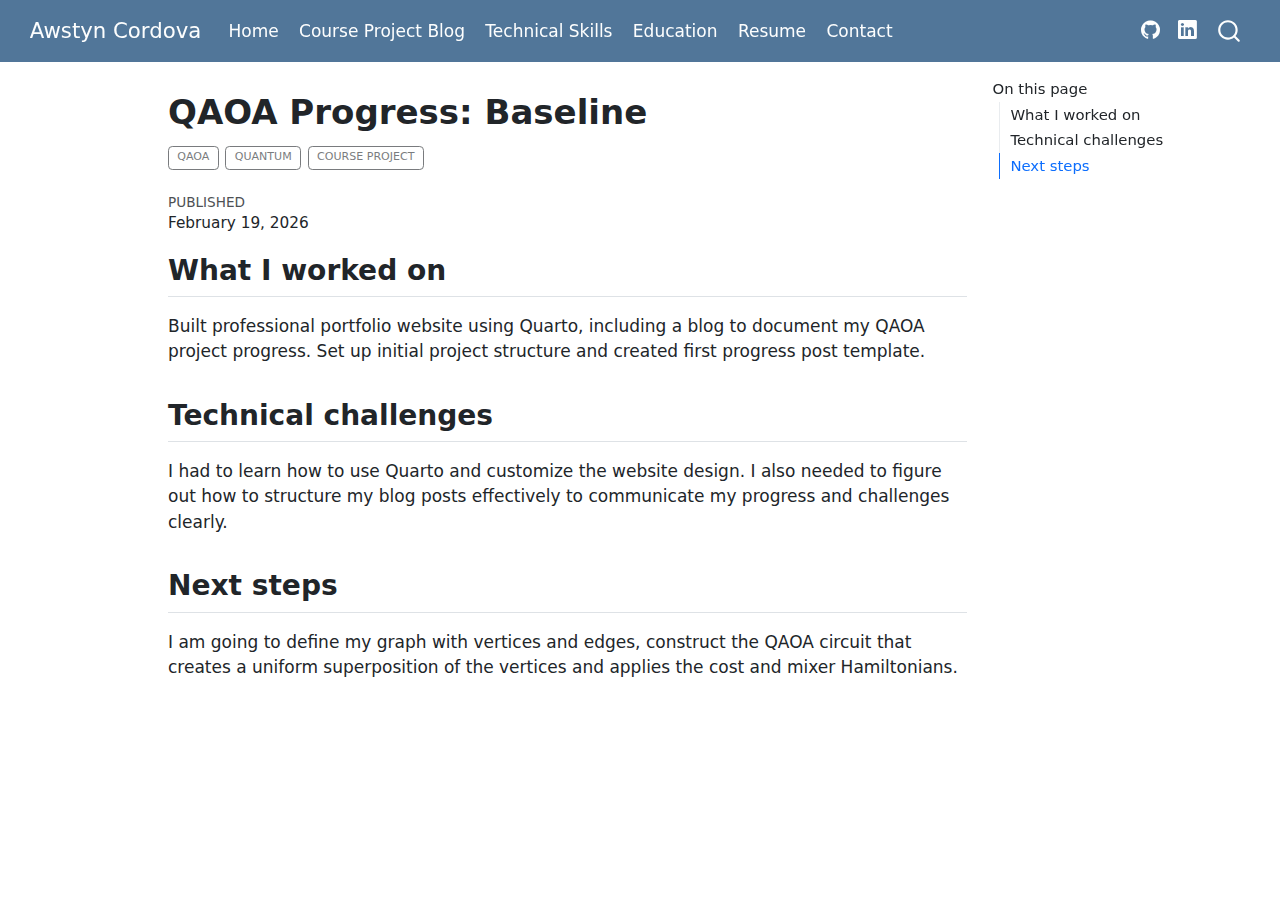
<file: docs/blog/posts/qaoa/2026-02-19-qaoa-update.html>
<!DOCTYPE html>
<html xmlns="http://www.w3.org/1999/xhtml" lang="en" xml:lang="en"><head>

<meta charset="utf-8">
<meta name="generator" content="quarto-1.8.27">

<meta name="viewport" content="width=device-width, initial-scale=1.0, user-scalable=yes">

<meta name="dcterms.date" content="2026-02-19">

<title>QAOA Progress: Baseline – Awstyn Cordova</title>
<style>
code{white-space: pre-wrap;}
span.smallcaps{font-variant: small-caps;}
div.columns{display: flex; gap: min(4vw, 1.5em);}
div.column{flex: auto; overflow-x: auto;}
div.hanging-indent{margin-left: 1.5em; text-indent: -1.5em;}
ul.task-list{list-style: none;}
ul.task-list li input[type="checkbox"] {
  width: 0.8em;
  margin: 0 0.8em 0.2em -1em; /* quarto-specific, see https://github.com/quarto-dev/quarto-cli/issues/4556 */ 
  vertical-align: middle;
}
</style>


<script src="../../../site_libs/quarto-nav/quarto-nav.js"></script>
<script src="../../../site_libs/quarto-nav/headroom.min.js"></script>
<script src="../../../site_libs/clipboard/clipboard.min.js"></script>
<script src="../../../site_libs/quarto-search/autocomplete.umd.js"></script>
<script src="../../../site_libs/quarto-search/fuse.min.js"></script>
<script src="../../../site_libs/quarto-search/quarto-search.js"></script>
<meta name="quarto:offset" content="../../../">
<script src="../../../site_libs/quarto-html/quarto.js" type="module"></script>
<script src="../../../site_libs/quarto-html/tabsets/tabsets.js" type="module"></script>
<script src="../../../site_libs/quarto-html/axe/axe-check.js" type="module"></script>
<script src="../../../site_libs/quarto-html/popper.min.js"></script>
<script src="../../../site_libs/quarto-html/tippy.umd.min.js"></script>
<script src="../../../site_libs/quarto-html/anchor.min.js"></script>
<link href="../../../site_libs/quarto-html/tippy.css" rel="stylesheet">
<link href="../../../site_libs/quarto-html/quarto-syntax-highlighting-ed96de9b727972fe78a7b5d16c58bf87.css" rel="stylesheet" id="quarto-text-highlighting-styles">
<script src="../../../site_libs/bootstrap/bootstrap.min.js"></script>
<link href="../../../site_libs/bootstrap/bootstrap-icons.css" rel="stylesheet">
<link href="../../../site_libs/bootstrap/bootstrap-1d4f84655f446305ac42a8f1abcf7405.min.css" rel="stylesheet" append-hash="true" id="quarto-bootstrap" data-mode="light">
<script id="quarto-search-options" type="application/json">{
  "location": "navbar",
  "copy-button": false,
  "collapse-after": 3,
  "panel-placement": "end",
  "type": "overlay",
  "limit": 50,
  "keyboard-shortcut": [
    "f",
    "/",
    "s"
  ],
  "show-item-context": false,
  "language": {
    "search-no-results-text": "No results",
    "search-matching-documents-text": "matching documents",
    "search-copy-link-title": "Copy link to search",
    "search-hide-matches-text": "Hide additional matches",
    "search-more-match-text": "more match in this document",
    "search-more-matches-text": "more matches in this document",
    "search-clear-button-title": "Clear",
    "search-text-placeholder": "",
    "search-detached-cancel-button-title": "Cancel",
    "search-submit-button-title": "Submit",
    "search-label": "Search"
  }
}</script>
<style>html{ scroll-behavior: smooth; }</style>


<link rel="stylesheet" href="../../../styles.css">
</head>

<body class="nav-fixed quarto-light">

<div id="quarto-search-results"></div>
  <header id="quarto-header" class="headroom fixed-top">
    <nav class="navbar navbar-expand-lg " data-bs-theme="dark">
      <div class="navbar-container container-fluid">
      <div class="navbar-brand-container mx-auto">
    <a class="navbar-brand" href="../../../index.html">
    <span class="navbar-title">Awstyn Cordova</span>
    </a>
  </div>
            <div id="quarto-search" class="" title="Search"></div>
          <button class="navbar-toggler" type="button" data-bs-toggle="collapse" data-bs-target="#navbarCollapse" aria-controls="navbarCollapse" role="menu" aria-expanded="false" aria-label="Toggle navigation" onclick="if (window.quartoToggleHeadroom) { window.quartoToggleHeadroom(); }">
  <span class="navbar-toggler-icon"></span>
</button>
          <div class="collapse navbar-collapse" id="navbarCollapse">
            <ul class="navbar-nav navbar-nav-scroll me-auto">
  <li class="nav-item">
    <a class="nav-link" href="../../../index.html"> 
<span class="menu-text">Home</span></a>
  </li>  
  <li class="nav-item">
    <a class="nav-link" href="../../../blog/index.html"> 
<span class="menu-text">Course Project Blog</span></a>
  </li>  
  <li class="nav-item">
    <a class="nav-link" href="../../../skills.html"> 
<span class="menu-text">Technical Skills</span></a>
  </li>  
  <li class="nav-item">
    <a class="nav-link" href="../../../education.html"> 
<span class="menu-text">Education</span></a>
  </li>  
  <li class="nav-item">
    <a class="nav-link" href="../../../resume.html"> 
<span class="menu-text">Resume</span></a>
  </li>  
  <li class="nav-item">
    <a class="nav-link" href="../../../contact.html"> 
<span class="menu-text">Contact</span></a>
  </li>  
</ul>
            <ul class="navbar-nav navbar-nav-scroll ms-auto">
  <li class="nav-item compact">
    <a class="nav-link" href="https://github.com/AwstynC"> <i class="bi bi-github" role="img">
</i> 
<span class="menu-text"></span></a>
  </li>  
  <li class="nav-item compact">
    <a class="nav-link" href="https://www.linkedin.com/in/awstyn-cordova-2406b4148/"> <i class="bi bi-linkedin" role="img">
</i> 
<span class="menu-text"></span></a>
  </li>  
</ul>
          </div> <!-- /navcollapse -->
            <div class="quarto-navbar-tools">
</div>
      </div> <!-- /container-fluid -->
    </nav>
</header>
<!-- content -->
<div id="quarto-content" class="quarto-container page-columns page-rows-contents page-layout-article page-navbar">
<!-- sidebar -->
<!-- margin-sidebar -->
    <div id="quarto-margin-sidebar" class="sidebar margin-sidebar">
        <nav id="TOC" role="doc-toc" class="toc-active">
    <h2 id="toc-title">On this page</h2>
   
  <ul>
  <li><a href="#what-i-worked-on" id="toc-what-i-worked-on" class="nav-link active" data-scroll-target="#what-i-worked-on">What I worked on</a></li>
  <li><a href="#technical-challenges" id="toc-technical-challenges" class="nav-link" data-scroll-target="#technical-challenges">Technical challenges</a></li>
  <li><a href="#next-steps" id="toc-next-steps" class="nav-link" data-scroll-target="#next-steps">Next steps</a></li>
  </ul>
</nav>
    </div>
<!-- main -->
<main class="content" id="quarto-document-content">

<header id="title-block-header" class="quarto-title-block default">
<div class="quarto-title">
<h1 class="title">QAOA Progress: Baseline</h1>
  <div class="quarto-categories">
    <div class="quarto-category">QAOA</div>
    <div class="quarto-category">Quantum</div>
    <div class="quarto-category">Course Project</div>
  </div>
  </div>



<div class="quarto-title-meta">

    
    <div>
    <div class="quarto-title-meta-heading">Published</div>
    <div class="quarto-title-meta-contents">
      <p class="date">February 19, 2026</p>
    </div>
  </div>
  
    
  </div>
  


</header>


<section id="what-i-worked-on" class="level2">
<h2 class="anchored" data-anchor-id="what-i-worked-on">What I worked on</h2>
<p>Built professional portfolio website using Quarto, including a blog to document my QAOA project progress. Set up initial project structure and created first progress post template.</p>
</section>
<section id="technical-challenges" class="level2">
<h2 class="anchored" data-anchor-id="technical-challenges">Technical challenges</h2>
<p>I had to learn how to use Quarto and customize the website design. I also needed to figure out how to structure my blog posts effectively to communicate my progress and challenges clearly.</p>
</section>
<section id="next-steps" class="level2">
<h2 class="anchored" data-anchor-id="next-steps">Next steps</h2>
<p>I am going to define my graph with vertices and edges, construct the QAOA circuit that creates a uniform superposition of the vertices and applies the cost and mixer Hamiltonians.</p>


</section>

</main> <!-- /main -->
<script id="quarto-html-after-body" type="application/javascript">
  window.document.addEventListener("DOMContentLoaded", function (event) {
    const icon = "";
    const anchorJS = new window.AnchorJS();
    anchorJS.options = {
      placement: 'right',
      icon: icon
    };
    anchorJS.add('.anchored');
    const isCodeAnnotation = (el) => {
      for (const clz of el.classList) {
        if (clz.startsWith('code-annotation-')) {                     
          return true;
        }
      }
      return false;
    }
    const onCopySuccess = function(e) {
      // button target
      const button = e.trigger;
      // don't keep focus
      button.blur();
      // flash "checked"
      button.classList.add('code-copy-button-checked');
      var currentTitle = button.getAttribute("title");
      button.setAttribute("title", "Copied!");
      let tooltip;
      if (window.bootstrap) {
        button.setAttribute("data-bs-toggle", "tooltip");
        button.setAttribute("data-bs-placement", "left");
        button.setAttribute("data-bs-title", "Copied!");
        tooltip = new bootstrap.Tooltip(button, 
          { trigger: "manual", 
            customClass: "code-copy-button-tooltip",
            offset: [0, -8]});
        tooltip.show();    
      }
      setTimeout(function() {
        if (tooltip) {
          tooltip.hide();
          button.removeAttribute("data-bs-title");
          button.removeAttribute("data-bs-toggle");
          button.removeAttribute("data-bs-placement");
        }
        button.setAttribute("title", currentTitle);
        button.classList.remove('code-copy-button-checked');
      }, 1000);
      // clear code selection
      e.clearSelection();
    }
    const getTextToCopy = function(trigger) {
      const outerScaffold = trigger.parentElement.cloneNode(true);
      const codeEl = outerScaffold.querySelector('code');
      for (const childEl of codeEl.children) {
        if (isCodeAnnotation(childEl)) {
          childEl.remove();
        }
      }
      return codeEl.innerText;
    }
    const clipboard = new window.ClipboardJS('.code-copy-button:not([data-in-quarto-modal])', {
      text: getTextToCopy
    });
    clipboard.on('success', onCopySuccess);
    if (window.document.getElementById('quarto-embedded-source-code-modal')) {
      const clipboardModal = new window.ClipboardJS('.code-copy-button[data-in-quarto-modal]', {
        text: getTextToCopy,
        container: window.document.getElementById('quarto-embedded-source-code-modal')
      });
      clipboardModal.on('success', onCopySuccess);
    }
      var localhostRegex = new RegExp(/^(?:http|https):\/\/localhost\:?[0-9]*\//);
      var mailtoRegex = new RegExp(/^mailto:/);
        var filterRegex = new RegExp('/' + window.location.host + '/');
      var isInternal = (href) => {
          return filterRegex.test(href) || localhostRegex.test(href) || mailtoRegex.test(href);
      }
      // Inspect non-navigation links and adorn them if external
     var links = window.document.querySelectorAll('a[href]:not(.nav-link):not(.navbar-brand):not(.toc-action):not(.sidebar-link):not(.sidebar-item-toggle):not(.pagination-link):not(.no-external):not([aria-hidden]):not(.dropdown-item):not(.quarto-navigation-tool):not(.about-link)');
      for (var i=0; i<links.length; i++) {
        const link = links[i];
        if (!isInternal(link.href)) {
          // undo the damage that might have been done by quarto-nav.js in the case of
          // links that we want to consider external
          if (link.dataset.originalHref !== undefined) {
            link.href = link.dataset.originalHref;
          }
        }
      }
    function tippyHover(el, contentFn, onTriggerFn, onUntriggerFn) {
      const config = {
        allowHTML: true,
        maxWidth: 500,
        delay: 100,
        arrow: false,
        appendTo: function(el) {
            return el.parentElement;
        },
        interactive: true,
        interactiveBorder: 10,
        theme: 'quarto',
        placement: 'bottom-start',
      };
      if (contentFn) {
        config.content = contentFn;
      }
      if (onTriggerFn) {
        config.onTrigger = onTriggerFn;
      }
      if (onUntriggerFn) {
        config.onUntrigger = onUntriggerFn;
      }
      window.tippy(el, config); 
    }
    const noterefs = window.document.querySelectorAll('a[role="doc-noteref"]');
    for (var i=0; i<noterefs.length; i++) {
      const ref = noterefs[i];
      tippyHover(ref, function() {
        // use id or data attribute instead here
        let href = ref.getAttribute('data-footnote-href') || ref.getAttribute('href');
        try { href = new URL(href).hash; } catch {}
        const id = href.replace(/^#\/?/, "");
        const note = window.document.getElementById(id);
        if (note) {
          return note.innerHTML;
        } else {
          return "";
        }
      });
    }
    const xrefs = window.document.querySelectorAll('a.quarto-xref');
    const processXRef = (id, note) => {
      // Strip column container classes
      const stripColumnClz = (el) => {
        el.classList.remove("page-full", "page-columns");
        if (el.children) {
          for (const child of el.children) {
            stripColumnClz(child);
          }
        }
      }
      stripColumnClz(note)
      if (id === null || id.startsWith('sec-')) {
        // Special case sections, only their first couple elements
        const container = document.createElement("div");
        if (note.children && note.children.length > 2) {
          container.appendChild(note.children[0].cloneNode(true));
          for (let i = 1; i < note.children.length; i++) {
            const child = note.children[i];
            if (child.tagName === "P" && child.innerText === "") {
              continue;
            } else {
              container.appendChild(child.cloneNode(true));
              break;
            }
          }
          if (window.Quarto?.typesetMath) {
            window.Quarto.typesetMath(container);
          }
          return container.innerHTML
        } else {
          if (window.Quarto?.typesetMath) {
            window.Quarto.typesetMath(note);
          }
          return note.innerHTML;
        }
      } else {
        // Remove any anchor links if they are present
        const anchorLink = note.querySelector('a.anchorjs-link');
        if (anchorLink) {
          anchorLink.remove();
        }
        if (window.Quarto?.typesetMath) {
          window.Quarto.typesetMath(note);
        }
        if (note.classList.contains("callout")) {
          return note.outerHTML;
        } else {
          return note.innerHTML;
        }
      }
    }
    for (var i=0; i<xrefs.length; i++) {
      const xref = xrefs[i];
      tippyHover(xref, undefined, function(instance) {
        instance.disable();
        let url = xref.getAttribute('href');
        let hash = undefined; 
        if (url.startsWith('#')) {
          hash = url;
        } else {
          try { hash = new URL(url).hash; } catch {}
        }
        if (hash) {
          const id = hash.replace(/^#\/?/, "");
          const note = window.document.getElementById(id);
          if (note !== null) {
            try {
              const html = processXRef(id, note.cloneNode(true));
              instance.setContent(html);
            } finally {
              instance.enable();
              instance.show();
            }
          } else {
            // See if we can fetch this
            fetch(url.split('#')[0])
            .then(res => res.text())
            .then(html => {
              const parser = new DOMParser();
              const htmlDoc = parser.parseFromString(html, "text/html");
              const note = htmlDoc.getElementById(id);
              if (note !== null) {
                const html = processXRef(id, note);
                instance.setContent(html);
              } 
            }).finally(() => {
              instance.enable();
              instance.show();
            });
          }
        } else {
          // See if we can fetch a full url (with no hash to target)
          // This is a special case and we should probably do some content thinning / targeting
          fetch(url)
          .then(res => res.text())
          .then(html => {
            const parser = new DOMParser();
            const htmlDoc = parser.parseFromString(html, "text/html");
            const note = htmlDoc.querySelector('main.content');
            if (note !== null) {
              // This should only happen for chapter cross references
              // (since there is no id in the URL)
              // remove the first header
              if (note.children.length > 0 && note.children[0].tagName === "HEADER") {
                note.children[0].remove();
              }
              const html = processXRef(null, note);
              instance.setContent(html);
            } 
          }).finally(() => {
            instance.enable();
            instance.show();
          });
        }
      }, function(instance) {
      });
    }
        let selectedAnnoteEl;
        const selectorForAnnotation = ( cell, annotation) => {
          let cellAttr = 'data-code-cell="' + cell + '"';
          let lineAttr = 'data-code-annotation="' +  annotation + '"';
          const selector = 'span[' + cellAttr + '][' + lineAttr + ']';
          return selector;
        }
        const selectCodeLines = (annoteEl) => {
          const doc = window.document;
          const targetCell = annoteEl.getAttribute("data-target-cell");
          const targetAnnotation = annoteEl.getAttribute("data-target-annotation");
          const annoteSpan = window.document.querySelector(selectorForAnnotation(targetCell, targetAnnotation));
          const lines = annoteSpan.getAttribute("data-code-lines").split(",");
          const lineIds = lines.map((line) => {
            return targetCell + "-" + line;
          })
          let top = null;
          let height = null;
          let parent = null;
          if (lineIds.length > 0) {
              //compute the position of the single el (top and bottom and make a div)
              const el = window.document.getElementById(lineIds[0]);
              top = el.offsetTop;
              height = el.offsetHeight;
              parent = el.parentElement.parentElement;
            if (lineIds.length > 1) {
              const lastEl = window.document.getElementById(lineIds[lineIds.length - 1]);
              const bottom = lastEl.offsetTop + lastEl.offsetHeight;
              height = bottom - top;
            }
            if (top !== null && height !== null && parent !== null) {
              // cook up a div (if necessary) and position it 
              let div = window.document.getElementById("code-annotation-line-highlight");
              if (div === null) {
                div = window.document.createElement("div");
                div.setAttribute("id", "code-annotation-line-highlight");
                div.style.position = 'absolute';
                parent.appendChild(div);
              }
              div.style.top = top - 2 + "px";
              div.style.height = height + 4 + "px";
              div.style.left = 0;
              let gutterDiv = window.document.getElementById("code-annotation-line-highlight-gutter");
              if (gutterDiv === null) {
                gutterDiv = window.document.createElement("div");
                gutterDiv.setAttribute("id", "code-annotation-line-highlight-gutter");
                gutterDiv.style.position = 'absolute';
                const codeCell = window.document.getElementById(targetCell);
                const gutter = codeCell.querySelector('.code-annotation-gutter');
                gutter.appendChild(gutterDiv);
              }
              gutterDiv.style.top = top - 2 + "px";
              gutterDiv.style.height = height + 4 + "px";
            }
            selectedAnnoteEl = annoteEl;
          }
        };
        const unselectCodeLines = () => {
          const elementsIds = ["code-annotation-line-highlight", "code-annotation-line-highlight-gutter"];
          elementsIds.forEach((elId) => {
            const div = window.document.getElementById(elId);
            if (div) {
              div.remove();
            }
          });
          selectedAnnoteEl = undefined;
        };
          // Handle positioning of the toggle
      window.addEventListener(
        "resize",
        throttle(() => {
          elRect = undefined;
          if (selectedAnnoteEl) {
            selectCodeLines(selectedAnnoteEl);
          }
        }, 10)
      );
      function throttle(fn, ms) {
      let throttle = false;
      let timer;
        return (...args) => {
          if(!throttle) { // first call gets through
              fn.apply(this, args);
              throttle = true;
          } else { // all the others get throttled
              if(timer) clearTimeout(timer); // cancel #2
              timer = setTimeout(() => {
                fn.apply(this, args);
                timer = throttle = false;
              }, ms);
          }
        };
      }
        // Attach click handler to the DT
        const annoteDls = window.document.querySelectorAll('dt[data-target-cell]');
        for (const annoteDlNode of annoteDls) {
          annoteDlNode.addEventListener('click', (event) => {
            const clickedEl = event.target;
            if (clickedEl !== selectedAnnoteEl) {
              unselectCodeLines();
              const activeEl = window.document.querySelector('dt[data-target-cell].code-annotation-active');
              if (activeEl) {
                activeEl.classList.remove('code-annotation-active');
              }
              selectCodeLines(clickedEl);
              clickedEl.classList.add('code-annotation-active');
            } else {
              // Unselect the line
              unselectCodeLines();
              clickedEl.classList.remove('code-annotation-active');
            }
          });
        }
    const findCites = (el) => {
      const parentEl = el.parentElement;
      if (parentEl) {
        const cites = parentEl.dataset.cites;
        if (cites) {
          return {
            el,
            cites: cites.split(' ')
          };
        } else {
          return findCites(el.parentElement)
        }
      } else {
        return undefined;
      }
    };
    var bibliorefs = window.document.querySelectorAll('a[role="doc-biblioref"]');
    for (var i=0; i<bibliorefs.length; i++) {
      const ref = bibliorefs[i];
      const citeInfo = findCites(ref);
      if (citeInfo) {
        tippyHover(citeInfo.el, function() {
          var popup = window.document.createElement('div');
          citeInfo.cites.forEach(function(cite) {
            var citeDiv = window.document.createElement('div');
            citeDiv.classList.add('hanging-indent');
            citeDiv.classList.add('csl-entry');
            var biblioDiv = window.document.getElementById('ref-' + cite);
            if (biblioDiv) {
              citeDiv.innerHTML = biblioDiv.innerHTML;
            }
            popup.appendChild(citeDiv);
          });
          return popup.innerHTML;
        });
      }
    }
  });
  </script>
</div> <!-- /content -->




<script src="../../../site_libs/quarto-html/zenscroll-min.js"></script>
</body></html>
</file>
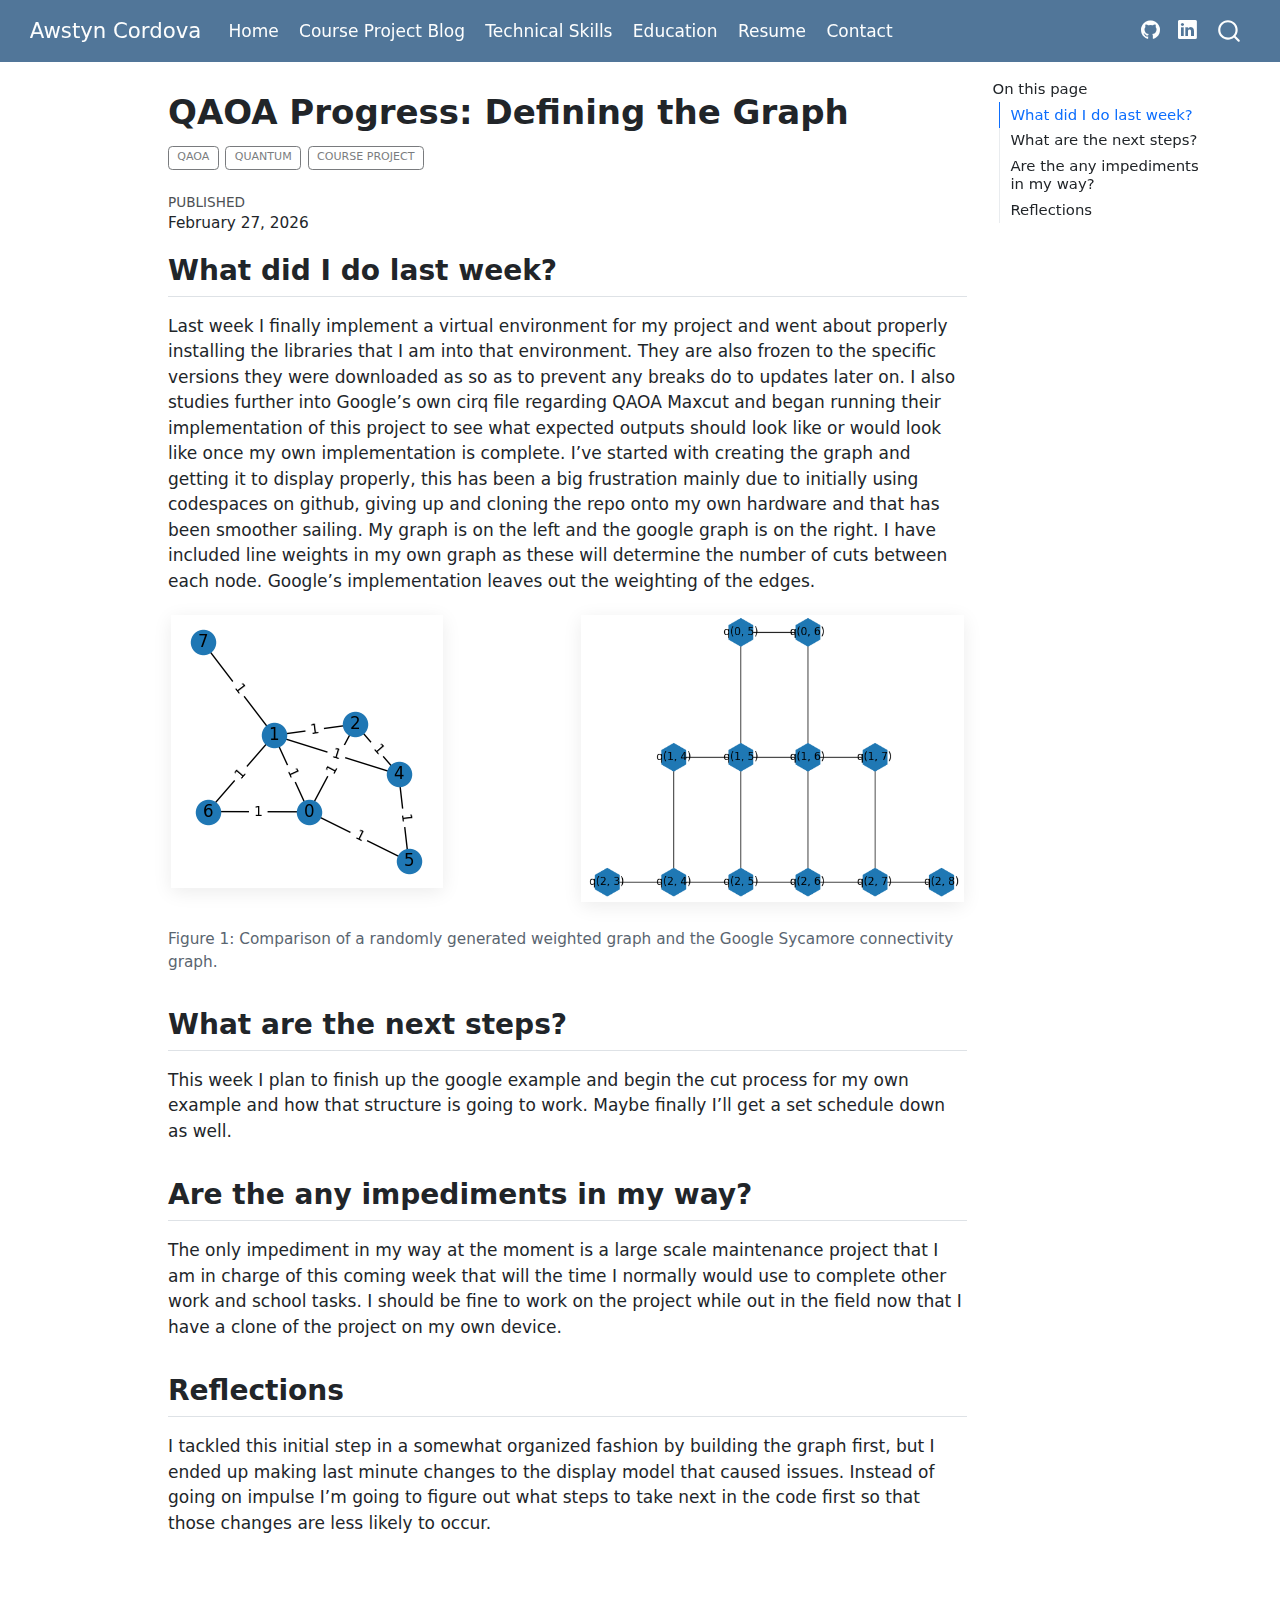
<file: docs/blog/posts/qaoa/2026-02-27-qaoa-update.html>
<!DOCTYPE html>
<html xmlns="http://www.w3.org/1999/xhtml" lang="en" xml:lang="en"><head>

<meta charset="utf-8">
<meta name="generator" content="quarto-1.8.27">

<meta name="viewport" content="width=device-width, initial-scale=1.0, user-scalable=yes">

<meta name="dcterms.date" content="2026-02-27">

<title>QAOA Progress: Defining the Graph – Awstyn Cordova</title>
<style>
code{white-space: pre-wrap;}
span.smallcaps{font-variant: small-caps;}
div.columns{display: flex; gap: min(4vw, 1.5em);}
div.column{flex: auto; overflow-x: auto;}
div.hanging-indent{margin-left: 1.5em; text-indent: -1.5em;}
ul.task-list{list-style: none;}
ul.task-list li input[type="checkbox"] {
  width: 0.8em;
  margin: 0 0.8em 0.2em -1em; /* quarto-specific, see https://github.com/quarto-dev/quarto-cli/issues/4556 */ 
  vertical-align: middle;
}
</style>


<script src="../../../site_libs/quarto-nav/quarto-nav.js"></script>
<script src="../../../site_libs/quarto-nav/headroom.min.js"></script>
<script src="../../../site_libs/clipboard/clipboard.min.js"></script>
<script src="../../../site_libs/quarto-search/autocomplete.umd.js"></script>
<script src="../../../site_libs/quarto-search/fuse.min.js"></script>
<script src="../../../site_libs/quarto-search/quarto-search.js"></script>
<meta name="quarto:offset" content="../../../">
<script src="../../../site_libs/quarto-html/quarto.js" type="module"></script>
<script src="../../../site_libs/quarto-html/tabsets/tabsets.js" type="module"></script>
<script src="../../../site_libs/quarto-html/axe/axe-check.js" type="module"></script>
<script src="../../../site_libs/quarto-html/popper.min.js"></script>
<script src="../../../site_libs/quarto-html/tippy.umd.min.js"></script>
<script src="../../../site_libs/quarto-html/anchor.min.js"></script>
<link href="../../../site_libs/quarto-html/tippy.css" rel="stylesheet">
<link href="../../../site_libs/quarto-html/quarto-syntax-highlighting-ed96de9b727972fe78a7b5d16c58bf87.css" rel="stylesheet" id="quarto-text-highlighting-styles">
<script src="../../../site_libs/bootstrap/bootstrap.min.js"></script>
<link href="../../../site_libs/bootstrap/bootstrap-icons.css" rel="stylesheet">
<link href="../../../site_libs/bootstrap/bootstrap-1d4f84655f446305ac42a8f1abcf7405.min.css" rel="stylesheet" append-hash="true" id="quarto-bootstrap" data-mode="light">
<script id="quarto-search-options" type="application/json">{
  "location": "navbar",
  "copy-button": false,
  "collapse-after": 3,
  "panel-placement": "end",
  "type": "overlay",
  "limit": 50,
  "keyboard-shortcut": [
    "f",
    "/",
    "s"
  ],
  "show-item-context": false,
  "language": {
    "search-no-results-text": "No results",
    "search-matching-documents-text": "matching documents",
    "search-copy-link-title": "Copy link to search",
    "search-hide-matches-text": "Hide additional matches",
    "search-more-match-text": "more match in this document",
    "search-more-matches-text": "more matches in this document",
    "search-clear-button-title": "Clear",
    "search-text-placeholder": "",
    "search-detached-cancel-button-title": "Cancel",
    "search-submit-button-title": "Submit",
    "search-label": "Search"
  }
}</script>
<style>html{ scroll-behavior: smooth; }</style>


<link rel="stylesheet" href="../../../styles.css">
</head>

<body class="nav-fixed quarto-light">

<div id="quarto-search-results"></div>
  <header id="quarto-header" class="headroom fixed-top">
    <nav class="navbar navbar-expand-lg " data-bs-theme="dark">
      <div class="navbar-container container-fluid">
      <div class="navbar-brand-container mx-auto">
    <a class="navbar-brand" href="../../../index.html">
    <span class="navbar-title">Awstyn Cordova</span>
    </a>
  </div>
            <div id="quarto-search" class="" title="Search"></div>
          <button class="navbar-toggler" type="button" data-bs-toggle="collapse" data-bs-target="#navbarCollapse" aria-controls="navbarCollapse" role="menu" aria-expanded="false" aria-label="Toggle navigation" onclick="if (window.quartoToggleHeadroom) { window.quartoToggleHeadroom(); }">
  <span class="navbar-toggler-icon"></span>
</button>
          <div class="collapse navbar-collapse" id="navbarCollapse">
            <ul class="navbar-nav navbar-nav-scroll me-auto">
  <li class="nav-item">
    <a class="nav-link" href="../../../index.html"> 
<span class="menu-text">Home</span></a>
  </li>  
  <li class="nav-item">
    <a class="nav-link" href="../../../blog/index.html"> 
<span class="menu-text">Course Project Blog</span></a>
  </li>  
  <li class="nav-item">
    <a class="nav-link" href="../../../skills.html"> 
<span class="menu-text">Technical Skills</span></a>
  </li>  
  <li class="nav-item">
    <a class="nav-link" href="../../../education.html"> 
<span class="menu-text">Education</span></a>
  </li>  
  <li class="nav-item">
    <a class="nav-link" href="../../../resume.html"> 
<span class="menu-text">Resume</span></a>
  </li>  
  <li class="nav-item">
    <a class="nav-link" href="../../../contact.html"> 
<span class="menu-text">Contact</span></a>
  </li>  
</ul>
            <ul class="navbar-nav navbar-nav-scroll ms-auto">
  <li class="nav-item compact">
    <a class="nav-link" href="https://github.com/AwstynC"> <i class="bi bi-github" role="img">
</i> 
<span class="menu-text"></span></a>
  </li>  
  <li class="nav-item compact">
    <a class="nav-link" href="https://www.linkedin.com/in/awstyn-cordova-2406b4148/"> <i class="bi bi-linkedin" role="img">
</i> 
<span class="menu-text"></span></a>
  </li>  
</ul>
          </div> <!-- /navcollapse -->
            <div class="quarto-navbar-tools">
</div>
      </div> <!-- /container-fluid -->
    </nav>
</header>
<!-- content -->
<div id="quarto-content" class="quarto-container page-columns page-rows-contents page-layout-article page-navbar">
<!-- sidebar -->
<!-- margin-sidebar -->
    <div id="quarto-margin-sidebar" class="sidebar margin-sidebar">
        <nav id="TOC" role="doc-toc" class="toc-active">
    <h2 id="toc-title">On this page</h2>
   
  <ul>
  <li><a href="#what-did-i-do-last-week" id="toc-what-did-i-do-last-week" class="nav-link active" data-scroll-target="#what-did-i-do-last-week">What did I do last week?</a></li>
  <li><a href="#what-are-the-next-steps" id="toc-what-are-the-next-steps" class="nav-link" data-scroll-target="#what-are-the-next-steps">What are the next steps?</a></li>
  <li><a href="#are-the-any-impediments-in-my-way" id="toc-are-the-any-impediments-in-my-way" class="nav-link" data-scroll-target="#are-the-any-impediments-in-my-way">Are the any impediments in my way?</a></li>
  <li><a href="#reflections" id="toc-reflections" class="nav-link" data-scroll-target="#reflections">Reflections</a></li>
  </ul>
</nav>
    </div>
<!-- main -->
<main class="content" id="quarto-document-content">

<header id="title-block-header" class="quarto-title-block default">
<div class="quarto-title">
<h1 class="title">QAOA Progress: Defining the Graph</h1>
  <div class="quarto-categories">
    <div class="quarto-category">QAOA</div>
    <div class="quarto-category">Quantum</div>
    <div class="quarto-category">Course Project</div>
  </div>
  </div>



<div class="quarto-title-meta">

    
    <div>
    <div class="quarto-title-meta-heading">Published</div>
    <div class="quarto-title-meta-contents">
      <p class="date">February 27, 2026</p>
    </div>
  </div>
  
    
  </div>
  


</header>


<section id="what-did-i-do-last-week" class="level2">
<h2 class="anchored" data-anchor-id="what-did-i-do-last-week">What did I do last week?</h2>
<p>Last week I finally implement a virtual environment for my project and went about properly installing the libraries that I am into that environment. They are also frozen to the specific versions they were downloaded as so as to prevent any breaks do to updates later on. I also studies further into Google’s own cirq file regarding QAOA Maxcut and began running their implementation of this project to see what expected outputs should look like or would look like once my own implementation is complete. I’ve started with creating the graph and getting it to display properly, this has been a big frustration mainly due to initially using codespaces on github, giving up and cloning the repo onto my own hardware and that has been smoother sailing. My graph is on the left and the google graph is on the right. I have included line weights in my own graph as these will determine the number of cuts between each node. Google’s implementation leaves out the weighting of the edges.</p>
<div id="fig-graph-comparison" class="quarto-layout-panel">
<figure class="quarto-float quarto-float-fig figure">
<div aria-describedby="fig-graph-comparison-caption-0ceaefa1-69ba-4598-a22c-09a6ac19f8ca">
<div class="quarto-layout-row">
<div class="quarto-layout-cell" style="flex-basis: 50.0%;justify-content: center;">
<p><img src="../blog_images/MyGraphRandom.png" class="img-fluid figure-img"></p>
</div>
<div class="quarto-layout-cell" style="flex-basis: 50.0%;justify-content: center;">
<p><img src="../blog_images/SycamoreGraph.png" class="img-fluid figure-img"></p>
</div>
</div>
</div>
<figcaption class="quarto-float-caption-bottom quarto-float-caption quarto-float-fig" id="fig-graph-comparison-caption-0ceaefa1-69ba-4598-a22c-09a6ac19f8ca">
Figure&nbsp;1: Comparison of a randomly generated weighted graph and the Google Sycamore connectivity graph.
</figcaption>
</figure>
</div>
</section>
<section id="what-are-the-next-steps" class="level2">
<h2 class="anchored" data-anchor-id="what-are-the-next-steps">What are the next steps?</h2>
<p>This week I plan to finish up the google example and begin the cut process for my own example and how that structure is going to work. Maybe finally I’ll get a set schedule down as well.</p>
</section>
<section id="are-the-any-impediments-in-my-way" class="level2">
<h2 class="anchored" data-anchor-id="are-the-any-impediments-in-my-way">Are the any impediments in my way?</h2>
<p>The only impediment in my way at the moment is a large scale maintenance project that I am in charge of this coming week that will the time I normally would use to complete other work and school tasks. I should be fine to work on the project while out in the field now that I have a clone of the project on my own device.</p>
</section>
<section id="reflections" class="level2">
<h2 class="anchored" data-anchor-id="reflections">Reflections</h2>
<p>I tackled this initial step in a somewhat organized fashion by building the graph first, but I ended up making last minute changes to the display model that caused issues. Instead of going on impulse I’m going to figure out what steps to take next in the code first so that those changes are less likely to occur.</p>


</section>

</main> <!-- /main -->
<script id="quarto-html-after-body" type="application/javascript">
  window.document.addEventListener("DOMContentLoaded", function (event) {
    const icon = "";
    const anchorJS = new window.AnchorJS();
    anchorJS.options = {
      placement: 'right',
      icon: icon
    };
    anchorJS.add('.anchored');
    const isCodeAnnotation = (el) => {
      for (const clz of el.classList) {
        if (clz.startsWith('code-annotation-')) {                     
          return true;
        }
      }
      return false;
    }
    const onCopySuccess = function(e) {
      // button target
      const button = e.trigger;
      // don't keep focus
      button.blur();
      // flash "checked"
      button.classList.add('code-copy-button-checked');
      var currentTitle = button.getAttribute("title");
      button.setAttribute("title", "Copied!");
      let tooltip;
      if (window.bootstrap) {
        button.setAttribute("data-bs-toggle", "tooltip");
        button.setAttribute("data-bs-placement", "left");
        button.setAttribute("data-bs-title", "Copied!");
        tooltip = new bootstrap.Tooltip(button, 
          { trigger: "manual", 
            customClass: "code-copy-button-tooltip",
            offset: [0, -8]});
        tooltip.show();    
      }
      setTimeout(function() {
        if (tooltip) {
          tooltip.hide();
          button.removeAttribute("data-bs-title");
          button.removeAttribute("data-bs-toggle");
          button.removeAttribute("data-bs-placement");
        }
        button.setAttribute("title", currentTitle);
        button.classList.remove('code-copy-button-checked');
      }, 1000);
      // clear code selection
      e.clearSelection();
    }
    const getTextToCopy = function(trigger) {
      const outerScaffold = trigger.parentElement.cloneNode(true);
      const codeEl = outerScaffold.querySelector('code');
      for (const childEl of codeEl.children) {
        if (isCodeAnnotation(childEl)) {
          childEl.remove();
        }
      }
      return codeEl.innerText;
    }
    const clipboard = new window.ClipboardJS('.code-copy-button:not([data-in-quarto-modal])', {
      text: getTextToCopy
    });
    clipboard.on('success', onCopySuccess);
    if (window.document.getElementById('quarto-embedded-source-code-modal')) {
      const clipboardModal = new window.ClipboardJS('.code-copy-button[data-in-quarto-modal]', {
        text: getTextToCopy,
        container: window.document.getElementById('quarto-embedded-source-code-modal')
      });
      clipboardModal.on('success', onCopySuccess);
    }
      var localhostRegex = new RegExp(/^(?:http|https):\/\/localhost\:?[0-9]*\//);
      var mailtoRegex = new RegExp(/^mailto:/);
        var filterRegex = new RegExp('/' + window.location.host + '/');
      var isInternal = (href) => {
          return filterRegex.test(href) || localhostRegex.test(href) || mailtoRegex.test(href);
      }
      // Inspect non-navigation links and adorn them if external
     var links = window.document.querySelectorAll('a[href]:not(.nav-link):not(.navbar-brand):not(.toc-action):not(.sidebar-link):not(.sidebar-item-toggle):not(.pagination-link):not(.no-external):not([aria-hidden]):not(.dropdown-item):not(.quarto-navigation-tool):not(.about-link)');
      for (var i=0; i<links.length; i++) {
        const link = links[i];
        if (!isInternal(link.href)) {
          // undo the damage that might have been done by quarto-nav.js in the case of
          // links that we want to consider external
          if (link.dataset.originalHref !== undefined) {
            link.href = link.dataset.originalHref;
          }
        }
      }
    function tippyHover(el, contentFn, onTriggerFn, onUntriggerFn) {
      const config = {
        allowHTML: true,
        maxWidth: 500,
        delay: 100,
        arrow: false,
        appendTo: function(el) {
            return el.parentElement;
        },
        interactive: true,
        interactiveBorder: 10,
        theme: 'quarto',
        placement: 'bottom-start',
      };
      if (contentFn) {
        config.content = contentFn;
      }
      if (onTriggerFn) {
        config.onTrigger = onTriggerFn;
      }
      if (onUntriggerFn) {
        config.onUntrigger = onUntriggerFn;
      }
      window.tippy(el, config); 
    }
    const noterefs = window.document.querySelectorAll('a[role="doc-noteref"]');
    for (var i=0; i<noterefs.length; i++) {
      const ref = noterefs[i];
      tippyHover(ref, function() {
        // use id or data attribute instead here
        let href = ref.getAttribute('data-footnote-href') || ref.getAttribute('href');
        try { href = new URL(href).hash; } catch {}
        const id = href.replace(/^#\/?/, "");
        const note = window.document.getElementById(id);
        if (note) {
          return note.innerHTML;
        } else {
          return "";
        }
      });
    }
    const xrefs = window.document.querySelectorAll('a.quarto-xref');
    const processXRef = (id, note) => {
      // Strip column container classes
      const stripColumnClz = (el) => {
        el.classList.remove("page-full", "page-columns");
        if (el.children) {
          for (const child of el.children) {
            stripColumnClz(child);
          }
        }
      }
      stripColumnClz(note)
      if (id === null || id.startsWith('sec-')) {
        // Special case sections, only their first couple elements
        const container = document.createElement("div");
        if (note.children && note.children.length > 2) {
          container.appendChild(note.children[0].cloneNode(true));
          for (let i = 1; i < note.children.length; i++) {
            const child = note.children[i];
            if (child.tagName === "P" && child.innerText === "") {
              continue;
            } else {
              container.appendChild(child.cloneNode(true));
              break;
            }
          }
          if (window.Quarto?.typesetMath) {
            window.Quarto.typesetMath(container);
          }
          return container.innerHTML
        } else {
          if (window.Quarto?.typesetMath) {
            window.Quarto.typesetMath(note);
          }
          return note.innerHTML;
        }
      } else {
        // Remove any anchor links if they are present
        const anchorLink = note.querySelector('a.anchorjs-link');
        if (anchorLink) {
          anchorLink.remove();
        }
        if (window.Quarto?.typesetMath) {
          window.Quarto.typesetMath(note);
        }
        if (note.classList.contains("callout")) {
          return note.outerHTML;
        } else {
          return note.innerHTML;
        }
      }
    }
    for (var i=0; i<xrefs.length; i++) {
      const xref = xrefs[i];
      tippyHover(xref, undefined, function(instance) {
        instance.disable();
        let url = xref.getAttribute('href');
        let hash = undefined; 
        if (url.startsWith('#')) {
          hash = url;
        } else {
          try { hash = new URL(url).hash; } catch {}
        }
        if (hash) {
          const id = hash.replace(/^#\/?/, "");
          const note = window.document.getElementById(id);
          if (note !== null) {
            try {
              const html = processXRef(id, note.cloneNode(true));
              instance.setContent(html);
            } finally {
              instance.enable();
              instance.show();
            }
          } else {
            // See if we can fetch this
            fetch(url.split('#')[0])
            .then(res => res.text())
            .then(html => {
              const parser = new DOMParser();
              const htmlDoc = parser.parseFromString(html, "text/html");
              const note = htmlDoc.getElementById(id);
              if (note !== null) {
                const html = processXRef(id, note);
                instance.setContent(html);
              } 
            }).finally(() => {
              instance.enable();
              instance.show();
            });
          }
        } else {
          // See if we can fetch a full url (with no hash to target)
          // This is a special case and we should probably do some content thinning / targeting
          fetch(url)
          .then(res => res.text())
          .then(html => {
            const parser = new DOMParser();
            const htmlDoc = parser.parseFromString(html, "text/html");
            const note = htmlDoc.querySelector('main.content');
            if (note !== null) {
              // This should only happen for chapter cross references
              // (since there is no id in the URL)
              // remove the first header
              if (note.children.length > 0 && note.children[0].tagName === "HEADER") {
                note.children[0].remove();
              }
              const html = processXRef(null, note);
              instance.setContent(html);
            } 
          }).finally(() => {
            instance.enable();
            instance.show();
          });
        }
      }, function(instance) {
      });
    }
        let selectedAnnoteEl;
        const selectorForAnnotation = ( cell, annotation) => {
          let cellAttr = 'data-code-cell="' + cell + '"';
          let lineAttr = 'data-code-annotation="' +  annotation + '"';
          const selector = 'span[' + cellAttr + '][' + lineAttr + ']';
          return selector;
        }
        const selectCodeLines = (annoteEl) => {
          const doc = window.document;
          const targetCell = annoteEl.getAttribute("data-target-cell");
          const targetAnnotation = annoteEl.getAttribute("data-target-annotation");
          const annoteSpan = window.document.querySelector(selectorForAnnotation(targetCell, targetAnnotation));
          const lines = annoteSpan.getAttribute("data-code-lines").split(",");
          const lineIds = lines.map((line) => {
            return targetCell + "-" + line;
          })
          let top = null;
          let height = null;
          let parent = null;
          if (lineIds.length > 0) {
              //compute the position of the single el (top and bottom and make a div)
              const el = window.document.getElementById(lineIds[0]);
              top = el.offsetTop;
              height = el.offsetHeight;
              parent = el.parentElement.parentElement;
            if (lineIds.length > 1) {
              const lastEl = window.document.getElementById(lineIds[lineIds.length - 1]);
              const bottom = lastEl.offsetTop + lastEl.offsetHeight;
              height = bottom - top;
            }
            if (top !== null && height !== null && parent !== null) {
              // cook up a div (if necessary) and position it 
              let div = window.document.getElementById("code-annotation-line-highlight");
              if (div === null) {
                div = window.document.createElement("div");
                div.setAttribute("id", "code-annotation-line-highlight");
                div.style.position = 'absolute';
                parent.appendChild(div);
              }
              div.style.top = top - 2 + "px";
              div.style.height = height + 4 + "px";
              div.style.left = 0;
              let gutterDiv = window.document.getElementById("code-annotation-line-highlight-gutter");
              if (gutterDiv === null) {
                gutterDiv = window.document.createElement("div");
                gutterDiv.setAttribute("id", "code-annotation-line-highlight-gutter");
                gutterDiv.style.position = 'absolute';
                const codeCell = window.document.getElementById(targetCell);
                const gutter = codeCell.querySelector('.code-annotation-gutter');
                gutter.appendChild(gutterDiv);
              }
              gutterDiv.style.top = top - 2 + "px";
              gutterDiv.style.height = height + 4 + "px";
            }
            selectedAnnoteEl = annoteEl;
          }
        };
        const unselectCodeLines = () => {
          const elementsIds = ["code-annotation-line-highlight", "code-annotation-line-highlight-gutter"];
          elementsIds.forEach((elId) => {
            const div = window.document.getElementById(elId);
            if (div) {
              div.remove();
            }
          });
          selectedAnnoteEl = undefined;
        };
          // Handle positioning of the toggle
      window.addEventListener(
        "resize",
        throttle(() => {
          elRect = undefined;
          if (selectedAnnoteEl) {
            selectCodeLines(selectedAnnoteEl);
          }
        }, 10)
      );
      function throttle(fn, ms) {
      let throttle = false;
      let timer;
        return (...args) => {
          if(!throttle) { // first call gets through
              fn.apply(this, args);
              throttle = true;
          } else { // all the others get throttled
              if(timer) clearTimeout(timer); // cancel #2
              timer = setTimeout(() => {
                fn.apply(this, args);
                timer = throttle = false;
              }, ms);
          }
        };
      }
        // Attach click handler to the DT
        const annoteDls = window.document.querySelectorAll('dt[data-target-cell]');
        for (const annoteDlNode of annoteDls) {
          annoteDlNode.addEventListener('click', (event) => {
            const clickedEl = event.target;
            if (clickedEl !== selectedAnnoteEl) {
              unselectCodeLines();
              const activeEl = window.document.querySelector('dt[data-target-cell].code-annotation-active');
              if (activeEl) {
                activeEl.classList.remove('code-annotation-active');
              }
              selectCodeLines(clickedEl);
              clickedEl.classList.add('code-annotation-active');
            } else {
              // Unselect the line
              unselectCodeLines();
              clickedEl.classList.remove('code-annotation-active');
            }
          });
        }
    const findCites = (el) => {
      const parentEl = el.parentElement;
      if (parentEl) {
        const cites = parentEl.dataset.cites;
        if (cites) {
          return {
            el,
            cites: cites.split(' ')
          };
        } else {
          return findCites(el.parentElement)
        }
      } else {
        return undefined;
      }
    };
    var bibliorefs = window.document.querySelectorAll('a[role="doc-biblioref"]');
    for (var i=0; i<bibliorefs.length; i++) {
      const ref = bibliorefs[i];
      const citeInfo = findCites(ref);
      if (citeInfo) {
        tippyHover(citeInfo.el, function() {
          var popup = window.document.createElement('div');
          citeInfo.cites.forEach(function(cite) {
            var citeDiv = window.document.createElement('div');
            citeDiv.classList.add('hanging-indent');
            citeDiv.classList.add('csl-entry');
            var biblioDiv = window.document.getElementById('ref-' + cite);
            if (biblioDiv) {
              citeDiv.innerHTML = biblioDiv.innerHTML;
            }
            popup.appendChild(citeDiv);
          });
          return popup.innerHTML;
        });
      }
    }
  });
  </script>
</div> <!-- /content -->




<script src="../../../site_libs/quarto-html/zenscroll-min.js"></script>
</body></html>
</file>
<file: docs/site_libs/quarto-html/tippy.css>
.tippy-box[data-animation=fade][data-state=hidden]{opacity:0}[data-tippy-root]{max-width:calc(100vw - 10px)}.tippy-box{position:relative;background-color:#333;color:#fff;border-radius:4px;font-size:14px;line-height:1.4;white-space:normal;outline:0;transition-property:transform,visibility,opacity}.tippy-box[data-placement^=top]>.tippy-arrow{bottom:0}.tippy-box[data-placement^=top]>.tippy-arrow:before{bottom:-7px;left:0;border-width:8px 8px 0;border-top-color:initial;transform-origin:center top}.tippy-box[data-placement^=bottom]>.tippy-arrow{top:0}.tippy-box[data-placement^=bottom]>.tippy-arrow:before{top:-7px;left:0;border-width:0 8px 8px;border-bottom-color:initial;transform-origin:center bottom}.tippy-box[data-placement^=left]>.tippy-arrow{right:0}.tippy-box[data-placement^=left]>.tippy-arrow:before{border-width:8px 0 8px 8px;border-left-color:initial;right:-7px;transform-origin:center left}.tippy-box[data-placement^=right]>.tippy-arrow{left:0}.tippy-box[data-placement^=right]>.tippy-arrow:before{left:-7px;border-width:8px 8px 8px 0;border-right-color:initial;transform-origin:center right}.tippy-box[data-inertia][data-state=visible]{transition-timing-function:cubic-bezier(.54,1.5,.38,1.11)}.tippy-arrow{width:16px;height:16px;color:#333}.tippy-arrow:before{content:"";position:absolute;border-color:transparent;border-style:solid}.tippy-content{position:relative;padding:5px 9px;z-index:1}
</file>
<file: docs/site_libs/quarto-html/quarto-syntax-highlighting-ed96de9b727972fe78a7b5d16c58bf87.css>
/* quarto syntax highlight colors */
:root {
  --quarto-hl-ot-color: #003B4F;
  --quarto-hl-at-color: #657422;
  --quarto-hl-ss-color: #20794D;
  --quarto-hl-an-color: #5E5E5E;
  --quarto-hl-fu-color: #4758AB;
  --quarto-hl-st-color: #20794D;
  --quarto-hl-cf-color: #003B4F;
  --quarto-hl-op-color: #5E5E5E;
  --quarto-hl-er-color: #AD0000;
  --quarto-hl-bn-color: #AD0000;
  --quarto-hl-al-color: #AD0000;
  --quarto-hl-va-color: #111111;
  --quarto-hl-bu-color: inherit;
  --quarto-hl-ex-color: inherit;
  --quarto-hl-pp-color: #AD0000;
  --quarto-hl-in-color: #5E5E5E;
  --quarto-hl-vs-color: #20794D;
  --quarto-hl-wa-color: #5E5E5E;
  --quarto-hl-do-color: #5E5E5E;
  --quarto-hl-im-color: #00769E;
  --quarto-hl-ch-color: #20794D;
  --quarto-hl-dt-color: #AD0000;
  --quarto-hl-fl-color: #AD0000;
  --quarto-hl-co-color: #5E5E5E;
  --quarto-hl-cv-color: #5E5E5E;
  --quarto-hl-cn-color: #8f5902;
  --quarto-hl-sc-color: #5E5E5E;
  --quarto-hl-dv-color: #AD0000;
  --quarto-hl-kw-color: #003B4F;
}

/* other quarto variables */
:root {
  --quarto-font-monospace: SFMono-Regular, Menlo, Monaco, Consolas, "Liberation Mono", "Courier New", monospace;
}

/* syntax highlight based on Pandoc's rules */
pre > code.sourceCode > span {
  color: #003B4F;
}

code.sourceCode > span {
  color: #003B4F;
}

div.sourceCode,
div.sourceCode pre.sourceCode {
  color: #003B4F;
}

/* Normal */
code span {
  color: #003B4F;
}

/* Alert */
code span.al {
  color: #AD0000;
  font-style: inherit;
}

/* Annotation */
code span.an {
  color: #5E5E5E;
  font-style: inherit;
}

/* Attribute */
code span.at {
  color: #657422;
  font-style: inherit;
}

/* BaseN */
code span.bn {
  color: #AD0000;
  font-style: inherit;
}

/* BuiltIn */
code span.bu {
  font-style: inherit;
}

/* ControlFlow */
code span.cf {
  color: #003B4F;
  font-weight: bold;
  font-style: inherit;
}

/* Char */
code span.ch {
  color: #20794D;
  font-style: inherit;
}

/* Constant */
code span.cn {
  color: #8f5902;
  font-style: inherit;
}

/* Comment */
code span.co {
  color: #5E5E5E;
  font-style: inherit;
}

/* CommentVar */
code span.cv {
  color: #5E5E5E;
  font-style: italic;
}

/* Documentation */
code span.do {
  color: #5E5E5E;
  font-style: italic;
}

/* DataType */
code span.dt {
  color: #AD0000;
  font-style: inherit;
}

/* DecVal */
code span.dv {
  color: #AD0000;
  font-style: inherit;
}

/* Error */
code span.er {
  color: #AD0000;
  font-style: inherit;
}

/* Extension */
code span.ex {
  font-style: inherit;
}

/* Float */
code span.fl {
  color: #AD0000;
  font-style: inherit;
}

/* Function */
code span.fu {
  color: #4758AB;
  font-style: inherit;
}

/* Import */
code span.im {
  color: #00769E;
  font-style: inherit;
}

/* Information */
code span.in {
  color: #5E5E5E;
  font-style: inherit;
}

/* Keyword */
code span.kw {
  color: #003B4F;
  font-weight: bold;
  font-style: inherit;
}

/* Operator */
code span.op {
  color: #5E5E5E;
  font-style: inherit;
}

/* Other */
code span.ot {
  color: #003B4F;
  font-style: inherit;
}

/* Preprocessor */
code span.pp {
  color: #AD0000;
  font-style: inherit;
}

/* SpecialChar */
code span.sc {
  color: #5E5E5E;
  font-style: inherit;
}

/* SpecialString */
code span.ss {
  color: #20794D;
  font-style: inherit;
}

/* String */
code span.st {
  color: #20794D;
  font-style: inherit;
}

/* Variable */
code span.va {
  color: #111111;
  font-style: inherit;
}

/* VerbatimString */
code span.vs {
  color: #20794D;
  font-style: inherit;
}

/* Warning */
code span.wa {
  color: #5E5E5E;
  font-style: italic;
}

.prevent-inlining {
  content: "</";
}

/*# sourceMappingURL=0920dd6d7437995b8cdf7429764427b1.css.map */
</file>
<file: docs/styles.css>
.card {
  padding: 1rem;
  border: 1px solid rgba(0,0,0,.10);
  border-radius: 16px;
  box-shadow: 0 2px 12px rgba(0,0,0,.05);
}

img {
  box-shadow: 0 4px 18px rgba(0,0,0,.08);
}
</file>
